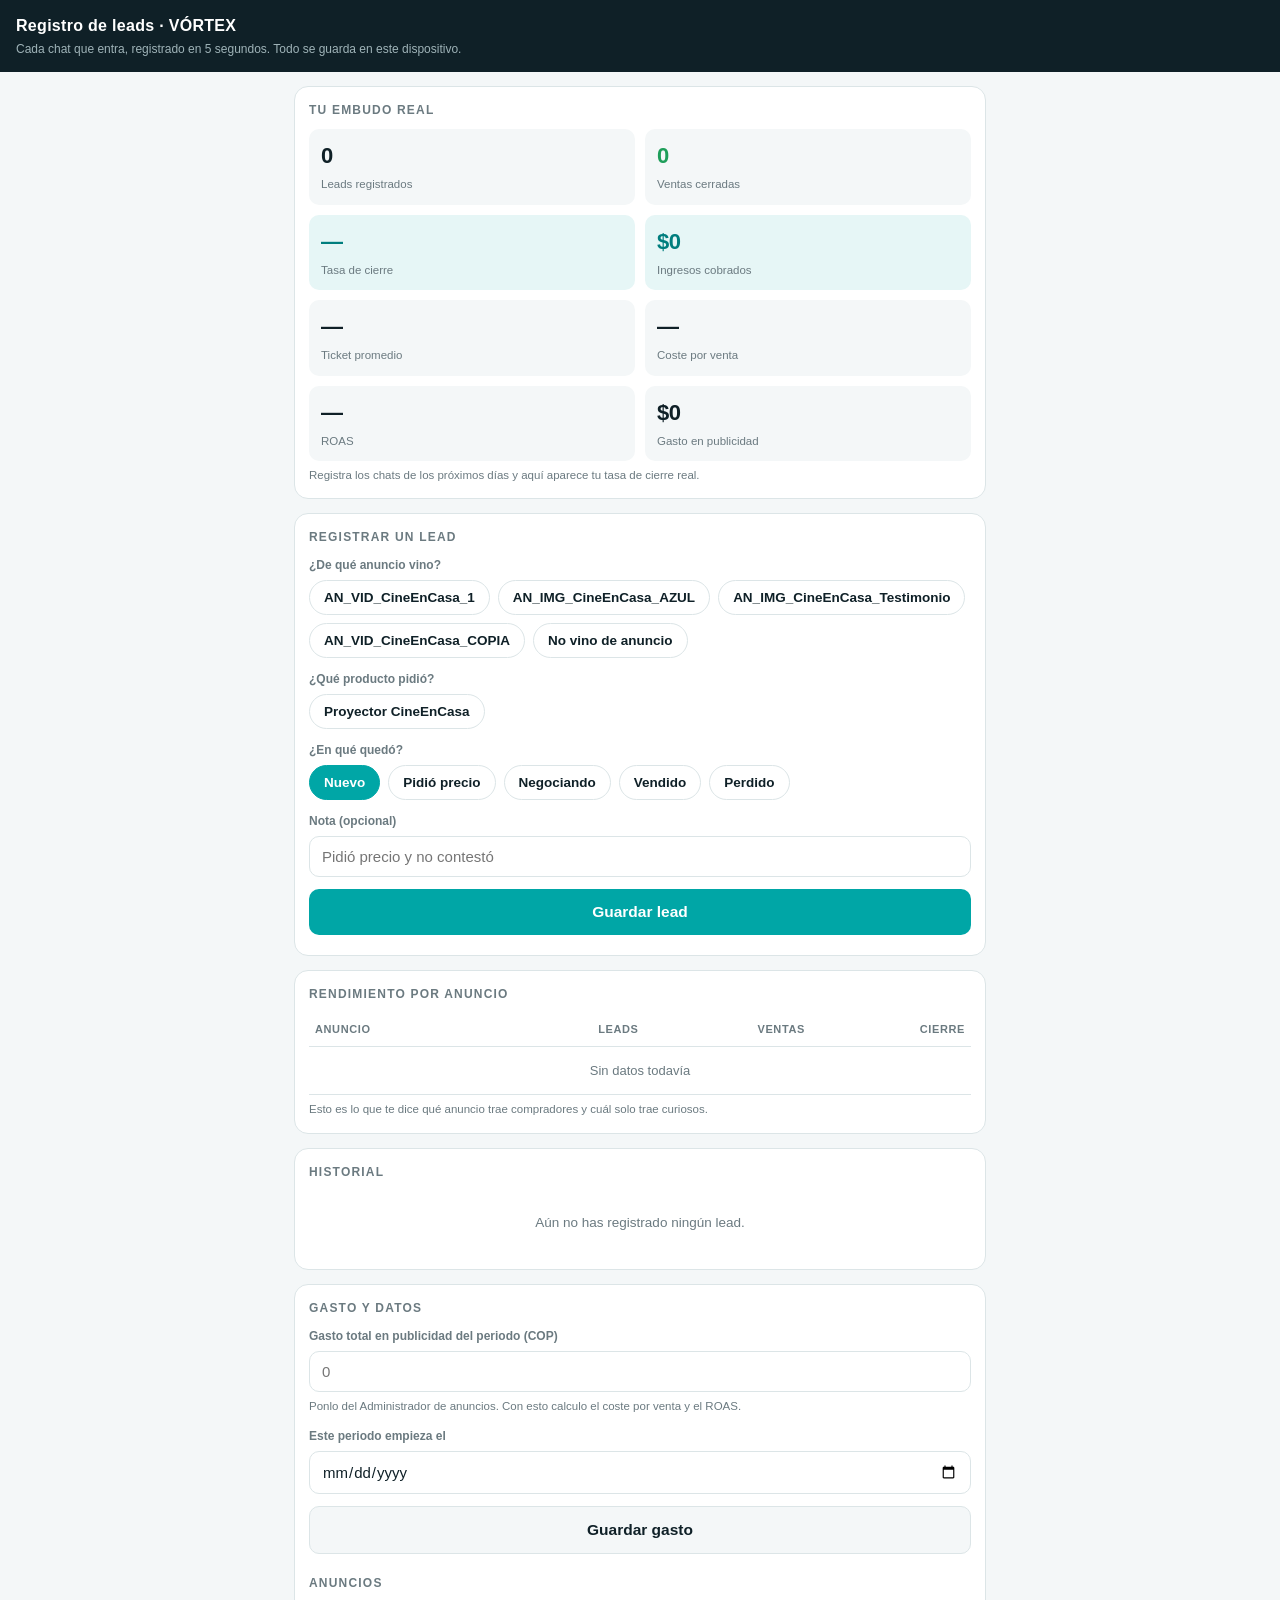
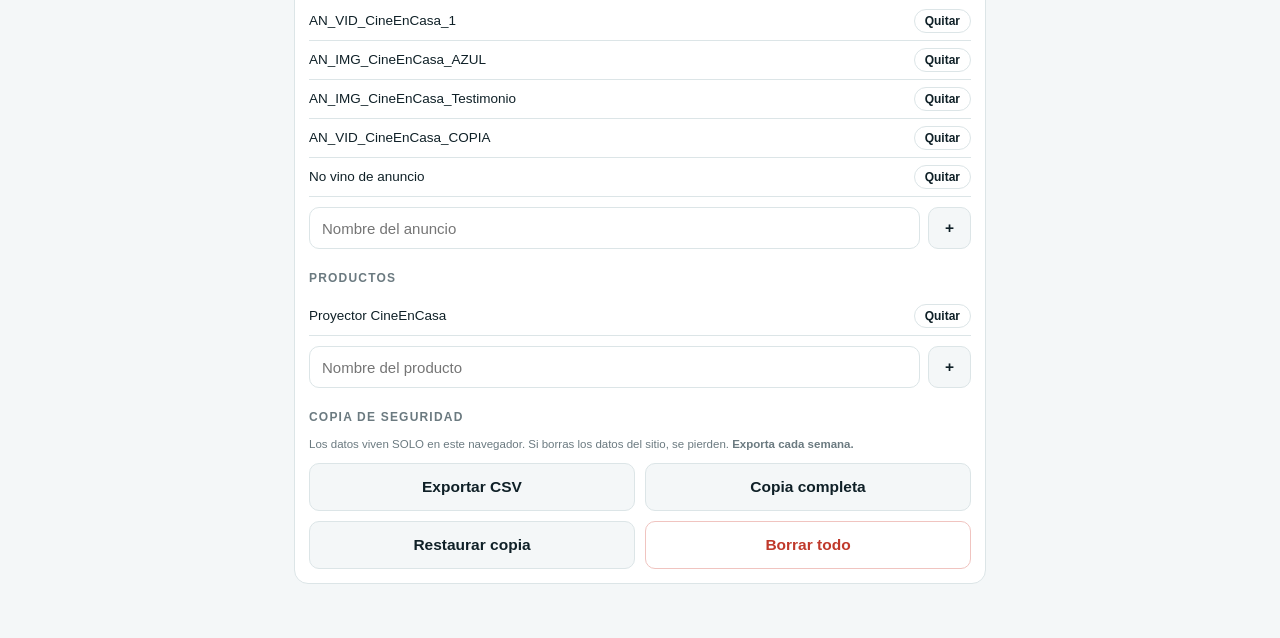
<file: leads/index.html>
<!DOCTYPE html>
<html lang="es-CO">
<head>
<meta charset="UTF-8">
<meta name="viewport" content="width=device-width, initial-scale=1.0, viewport-fit=cover">
<meta name="theme-color" content="#00A6A6">
<meta name="robots" content="noindex, nofollow">
<title>Registro de leads — VÓRTEX</title>
<style>
  :root{
    --teal:#00A6A6; --teal-dark:#007E7E; --ink:#0F2027; --bg:#F4F7F8; --white:#fff;
    --line:#DCE5E7; --mid:#6B7A80; --ok:#1E9E5A; --warn:#D98324; --bad:#C0392B;
    --azul:#3D6F94; --radius:14px;
  }
  *{box-sizing:border-box;margin:0;padding:0}
  html{-webkit-text-size-adjust:100%}
  body{
    font-family:-apple-system,BlinkMacSystemFont,"Segoe UI",Roboto,sans-serif;
    background:var(--bg); color:var(--ink); font-size:15px; line-height:1.5;
    padding-bottom:40px;
  }
  header{
    background:var(--ink); color:#fff; padding:14px 16px calc(14px + env(safe-area-inset-top,0px));
    position:sticky; top:0; z-index:20; padding-top:14px;
  }
  header h1{font-size:16px; font-weight:700; letter-spacing:.3px}
  header p{font-size:12px; color:#9FB3B8; margin-top:2px}
  main{padding:14px; max-width:720px; margin:0 auto; display:grid; gap:14px}

  .card{background:var(--white); border:1px solid var(--line); border-radius:var(--radius); padding:14px}
  .card h2{font-size:12px; text-transform:uppercase; letter-spacing:1.2px; color:var(--mid); margin-bottom:10px; font-weight:700}

  /* --- Estadísticas --- */
  .stats{display:grid; grid-template-columns:repeat(2,1fr); gap:10px}
  .stat{background:var(--bg); border-radius:10px; padding:10px 12px}
  .stat b{display:block; font-size:22px; font-weight:800; letter-spacing:-.5px}
  .stat span{font-size:11.5px; color:var(--mid)}
  .stat.destacada{background:#E6F6F6}
  .stat.destacada b{color:var(--teal-dark)}
  .stat.mala b{color:var(--bad)}
  .stat.buena b{color:var(--ok)}

  /* --- Chips --- */
  .chips{display:flex; flex-wrap:wrap; gap:8px}
  .chip{
    border:1.5px solid var(--line); background:var(--white); color:var(--ink);
    border-radius:99px; padding:9px 14px; font-size:13.5px; font-weight:600;
    cursor:pointer; font-family:inherit; transition:.15s;
  }
  .chip:active{transform:scale(.97)}
  .chip.sel{background:var(--teal); border-color:var(--teal); color:#fff}
  .chip.sel[data-estado="cerrado"]{background:var(--ok); border-color:var(--ok)}
  .chip.sel[data-estado="perdido"]{background:var(--bad); border-color:var(--bad)}
  .chip.sel[data-estado="negociando"]{background:var(--warn); border-color:var(--warn)}
  .chip.sel[data-estado="frio"]{background:var(--azul); border-color:var(--azul)}

  .campo{margin-bottom:12px}
  .campo label{display:block; font-size:12px; color:var(--mid); margin-bottom:6px; font-weight:600}
  input[type=text],input[type=number],input[type=date],textarea,select{
    width:100%; padding:11px 12px; border:1.5px solid var(--line); border-radius:10px;
    font-size:15px; font-family:inherit; background:var(--white); color:var(--ink);
  }
  input:focus,textarea:focus,select:focus{outline:none; border-color:var(--teal)}
  textarea{resize:vertical; min-height:54px}

  .btn{
    width:100%; padding:14px; border:0; border-radius:10px; font-size:15.5px;
    font-weight:700; font-family:inherit; cursor:pointer; background:var(--teal); color:#fff;
  }
  .btn:active{transform:scale(.99)}
  .btn.sec{background:var(--bg); color:var(--ink); border:1.5px solid var(--line)}
  .btn.peligro{background:#fff; color:var(--bad); border:1.5px solid #F0C4C0}
  .fila-botones{display:grid; grid-template-columns:1fr 1fr; gap:10px}

  /* --- Lista de leads --- */
  .lead{
    display:flex; gap:10px; align-items:flex-start; padding:11px 0;
    border-bottom:1px solid var(--line); cursor:pointer;
  }
  .lead:last-child{border-bottom:0}
  .lead .info{flex:1; min-width:0}
  .lead .nom{font-weight:700; font-size:14px}
  .lead .meta{font-size:11.5px; color:var(--mid); margin-top:2px}
  .lead .nota{font-size:12.5px; color:var(--mid); margin-top:3px; font-style:italic}
  .lead .valor{font-weight:800; font-size:14px; white-space:nowrap}
  .badge{
    display:inline-block; font-size:10.5px; font-weight:800; letter-spacing:.4px;
    padding:3px 9px; border-radius:99px; text-transform:uppercase;
  }
  .badge.nuevo{background:#E8EEF1; color:#4A5A60}
  .badge.frio{background:#E4EDF5; color:var(--azul)}
  .badge.negociando{background:#FDF0DF; color:#9C5E14}
  .badge.cerrado{background:#E2F5EA; color:var(--ok)}
  .badge.perdido{background:#FBE9E7; color:var(--bad)}
  .vacio{text-align:center; color:var(--mid); font-size:13.5px; padding:22px 0}

  /* --- Tabla por anuncio --- */
  table{width:100%; border-collapse:collapse; font-size:13px}
  th,td{padding:8px 6px; text-align:right; border-bottom:1px solid var(--line)}
  th:first-child,td:first-child{text-align:left}
  th{font-size:11px; text-transform:uppercase; letter-spacing:.6px; color:var(--mid)}
  tfoot td{font-weight:800; border-bottom:0}

  /* --- Modal --- */
  .modal{
    position:fixed; inset:0; background:rgba(15,32,39,.55); z-index:50;
    display:none; align-items:flex-end; justify-content:center;
  }
  .modal.abierto{display:flex}
  .modal-caja{
    background:var(--white); width:100%; max-width:720px; border-radius:18px 18px 0 0;
    padding:18px 16px calc(18px + env(safe-area-inset-bottom,0px)); max-height:92vh; overflow-y:auto;
  }
  .modal-caja h3{font-size:16px; margin-bottom:14px}

  .aviso{
    background:#FFF8E1; border:1px solid #F0DFA8; border-radius:10px;
    padding:10px 12px; font-size:12.5px; color:#7A5B12;
  }
  .ayuda{font-size:11.5px; color:var(--mid); margin-top:6px}
  .oculto{display:none !important}
  @media (max-width:380px){ .stats{gap:8px} .stat b{font-size:19px} }
</style>
</head>
<body>

<header>
  <h1>Registro de leads · VÓRTEX</h1>
  <p id="sub">Cada chat que entra, registrado en 5 segundos. Todo se guarda en este dispositivo.</p>
</header>

<main>

  <!-- ================= ESTADÍSTICAS ================= -->
  <section class="card">
    <h2>Tu embudo real</h2>
    <div class="stats">
      <div class="stat"><b id="sLeads">0</b><span>Leads registrados</span></div>
      <div class="stat buena"><b id="sCerrados">0</b><span>Ventas cerradas</span></div>
      <div class="stat destacada"><b id="sTasa">—</b><span>Tasa de cierre</span></div>
      <div class="stat destacada"><b id="sIngresos">$0</b><span>Ingresos cobrados</span></div>
      <div class="stat"><b id="sTicket">—</b><span>Ticket promedio</span></div>
      <div class="stat" id="cajaCosto"><b id="sCosto">—</b><span>Coste por venta</span></div>
      <div class="stat" id="cajaRoas"><b id="sRoas">—</b><span>ROAS</span></div>
      <div class="stat"><b id="sGasto">$0</b><span>Gasto en publicidad</span></div>
    </div>
    <p class="ayuda" id="veredicto"></p>
  </section>

  <!-- ================= REGISTRAR LEAD ================= -->
  <section class="card">
    <h2>Registrar un lead</h2>

    <div class="campo">
      <label>¿De qué anuncio vino?</label>
      <div class="chips" id="chipsAnuncio"></div>
    </div>

    <div class="campo">
      <label>¿Qué producto pidió?</label>
      <div class="chips" id="chipsProducto"></div>
    </div>

    <div class="campo">
      <label>¿En qué quedó?</label>
      <div class="chips" id="chipsEstado"></div>
    </div>

    <div class="campo" id="campoValor" style="display:none">
      <label>¿Cuánto pagó? (COP)</label>
      <input type="number" id="inValor" inputmode="numeric" placeholder="259900">
    </div>

    <div class="campo">
      <label>Nota (opcional)</label>
      <input type="text" id="inNota" placeholder="Pidió precio y no contestó">
    </div>

    <button class="btn" id="btnGuardar">Guardar lead</button>
    <p class="ayuda" id="msgGuardar"></p>
  </section>

  <!-- ================= POR ANUNCIO ================= -->
  <section class="card">
    <h2>Rendimiento por anuncio</h2>
    <table id="tablaAnuncios">
      <thead><tr><th>Anuncio</th><th>Leads</th><th>Ventas</th><th>Cierre</th></tr></thead>
      <tbody></tbody>
    </table>
    <p class="ayuda">Esto es lo que te dice qué anuncio trae compradores y cuál solo trae curiosos.</p>
  </section>

  <!-- ================= HISTORIAL ================= -->
  <section class="card">
    <h2>Historial <span id="contadorHist" style="font-weight:400;text-transform:none;letter-spacing:0"></span></h2>
    <div id="listaLeads"><p class="vacio">Aún no has registrado ningún lead.</p></div>
    <button class="btn sec" id="btnVerTodos" style="margin-top:12px">Ver todos</button>
  </section>

  <!-- ================= CONFIGURACIÓN ================= -->
  <section class="card">
    <h2>Gasto y datos</h2>

    <div class="campo">
      <label>Gasto total en publicidad del periodo (COP)</label>
      <input type="number" id="inGasto" inputmode="numeric" placeholder="0">
      <p class="ayuda">Ponlo del Administrador de anuncios. Con esto calculo el coste por venta y el ROAS.</p>
    </div>

    <div class="campo">
      <label>Este periodo empieza el</label>
      <input type="date" id="inDesde">
    </div>

    <button class="btn sec" id="btnGuardarConfig">Guardar gasto</button>

    <h2 style="margin-top:20px">Anuncios</h2>
    <div id="listaAnuncios" style="margin-bottom:10px"></div>
    <div style="display:flex;gap:8px">
      <input type="text" id="inNuevoAnuncio" placeholder="Nombre del anuncio">
      <button class="btn sec" id="btnAddAnuncio" style="width:auto;padding:11px 16px">+</button>
    </div>

    <h2 style="margin-top:20px">Productos</h2>
    <div id="listaProductos" style="margin-bottom:10px"></div>
    <div style="display:flex;gap:8px">
      <input type="text" id="inNuevoProducto" placeholder="Nombre del producto">
      <button class="btn sec" id="btnAddProducto" style="width:auto;padding:11px 16px">+</button>
    </div>

    <h2 style="margin-top:20px">Copia de seguridad</h2>
    <p class="ayuda" style="margin-bottom:10px">
      Los datos viven SOLO en este navegador. Si borras los datos del sitio, se pierden.
      <strong>Exporta cada semana.</strong>
    </p>
    <div class="fila-botones">
      <button class="btn sec" id="btnExportarCsv">Exportar CSV</button>
      <button class="btn sec" id="btnExportarJson">Copia completa</button>
    </div>
    <div class="fila-botones" style="margin-top:10px">
      <button class="btn sec" id="btnImportar">Restaurar copia</button>
      <button class="btn peligro" id="btnBorrarTodo">Borrar todo</button>
    </div>
    <input type="file" id="inArchivo" accept=".json" style="display:none">
  </section>

</main>

<!-- ================= MODAL DE EDICIÓN ================= -->
<div class="modal" id="modal">
  <div class="modal-caja">
    <h3 id="mTitulo">Editar lead</h3>

    <div class="campo">
      <label>Estado</label>
      <div class="chips" id="mChipsEstado"></div>
    </div>

    <div class="campo" id="mCampoValor">
      <label>Valor cobrado (COP)</label>
      <input type="number" id="mValor" inputmode="numeric">
    </div>

    <div class="campo">
      <label>Nota</label>
      <input type="text" id="mNota">
    </div>

    <button class="btn" id="mGuardar">Guardar cambios</button>
    <div class="fila-botones" style="margin-top:10px">
      <button class="btn sec" id="mCerrar">Cerrar</button>
      <button class="btn peligro" id="mBorrar">Eliminar</button>
    </div>
  </div>
</div>

<script>
(function () {
  'use strict';

  var CLAVE = 'vortex_leads_v1';

  var ESTADOS = [
    { id: 'nuevo',      txt: 'Nuevo' },
    { id: 'frio',       txt: 'Pidió precio' },
    { id: 'negociando', txt: 'Negociando' },
    { id: 'cerrado',    txt: 'Vendido' },
    { id: 'perdido',    txt: 'Perdido' }
  ];

  var DEFECTO = {
    anuncios: [
      'AN_VID_CineEnCasa_1',
      'AN_IMG_CineEnCasa_AZUL',
      'AN_IMG_CineEnCasa_Testimonio',
      'AN_VID_CineEnCasa_COPIA',
      'No vino de anuncio'
    ],
    productos: ['Proyector CineEnCasa'],
    leads: [],
    gasto: 0,
    desde: ''
  };

  var estado = cargar();
  var sel = { anuncio: '', producto: '', estado: 'nuevo' };
  var editando = null;
  var verTodos = false;

  var $ = function (id) { return document.getElementById(id); };

  /* ---------------- Persistencia ---------------- */
  function cargar() {
    try {
      var bruto = localStorage.getItem(CLAVE);
      if (!bruto) return JSON.parse(JSON.stringify(DEFECTO));
      var d = JSON.parse(bruto);
      return {
        anuncios: d.anuncios && d.anuncios.length ? d.anuncios : DEFECTO.anuncios.slice(),
        productos: d.productos && d.productos.length ? d.productos : DEFECTO.productos.slice(),
        leads: Array.isArray(d.leads) ? d.leads : [],
        gasto: Number(d.gasto) || 0,
        desde: d.desde || ''
      };
    } catch (e) {
      return JSON.parse(JSON.stringify(DEFECTO));
    }
  }
  function guardar() {
    try { localStorage.setItem(CLAVE, JSON.stringify(estado)); }
    catch (e) { alert('No se pudo guardar. Puede que el navegador esté sin espacio.'); }
  }

  /* ---------------- Utilidades ---------------- */
  function cop(n) {
    if (n === null || n === undefined || n === '' || isNaN(n)) return '—';
    return '$' + Number(n).toLocaleString('es-CO');
  }
  function fechaCorta(iso) {
    var d = new Date(iso);
    return d.toLocaleDateString('es-CO', { day: '2-digit', month: 'short' }) + ' ' +
           d.toLocaleTimeString('es-CO', { hour: '2-digit', minute: '2-digit' });
  }
  function etiquetaEstado(id) {
    for (var i = 0; i < ESTADOS.length; i++) if (ESTADOS[i].id === id) return ESTADOS[i].txt;
    return id;
  }
  function escapar(s) {
    return String(s === null || s === undefined ? '' : s)
      .replace(/&/g, '&amp;').replace(/</g, '&lt;').replace(/>/g, '&gt;').replace(/"/g, '&quot;');
  }

  /* ---------------- Chips ---------------- */
  function pintarChips(contenedor, lista, campo, seleccionado) {
    contenedor.innerHTML = lista.map(function (valor) {
      var esEst = ESTADOS.some(function (e) { return e.id === valor; });
      var texto = esEst ? etiquetaEstado(valor) : valor;
      var activo = (seleccionado === valor) ? ' sel' : '';
      var attr = esEst ? ' data-estado="' + escapar(valor) + '"' : '';
      return '<button type="button" class="chip' + activo + '"' + attr +
             ' data-campo="' + campo + '" data-valor="' + escapar(valor) + '">' +
             escapar(texto) + '</button>';
    }).join('');
  }

  document.addEventListener('click', function (e) {
    var chip = e.target.closest ? e.target.closest('.chip[data-campo]') : null;
    if (!chip) return;
    var campo = chip.getAttribute('data-campo');
    var valor = chip.getAttribute('data-valor');
    if (campo === 'anuncio' || campo === 'producto' || campo === 'estado') {
      sel[campo] = (sel[campo] === valor) ? '' : valor;
      pintarFormulario();
    } else if (campo === 'meditando') {
      if (!editando) return;
      editando.estado = (editando.estado === valor) ? '' : valor;
      pintarModal();
    }
  });

  /* ---------------- Formulario ---------------- */
  function pintarFormulario() {
    pintarChips($('chipsAnuncio'), estado.anuncios, 'anuncio', sel.anuncio);
    pintarChips($('chipsProducto'), estado.productos, 'producto', sel.producto);
    pintarChips($('chipsEstado'), ESTADOS.map(function (e) { return e.id; }), 'estado', sel.estado);
    $('campoValor').style.display = (sel.estado === 'cerrado') ? 'block' : 'none';
  }

  $('btnGuardar').addEventListener('click', function () {
    if (!sel.anuncio) { aviso('Dime de qué anuncio vino (o elige "No vino de anuncio").'); return; }
    var valor = sel.estado === 'cerrado' ? Number($('inValor').value) || 0 : 0;
    estado.leads.unshift({
      id: Date.now() + '-' + Math.random().toString(36).slice(2, 7),
      fecha: new Date().toISOString(),
      anuncio: sel.anuncio,
      producto: sel.producto || '(sin especificar)',
      estado: sel.estado,
      valor: valor,
      nota: $('inNota').value.trim()
    });
    guardar();
    sel.anuncio = ''; sel.producto = ''; sel.estado = 'nuevo';
    $('inValor').value = ''; $('inNota').value = '';
    pintarFormulario();
    pintarTodo();
    aviso('Lead guardado. ' + estado.leads.length + ' en total.');
  });

  function aviso(t) {
    $('msgGuardar').textContent = t;
    setTimeout(function () { $('msgGuardar').textContent = ''; }, 4000);
  }

  /* ---------------- Estadísticas ---------------- */
  function calcular() {
    var total = estado.leads.length;
    var cerrados = estado.leads.filter(function (l) { return l.estado === 'cerrado'; });
    var ingresos = cerrados.reduce(function (a, l) { return a + (Number(l.valor) || 0); }, 0);
    var tasa = total ? (cerrados.length / total) * 100 : null;
    var ticket = cerrados.length ? ingresos / cerrados.length : null;
    var gasto = Number(estado.gasto) || 0;
    var costo = (cerrados.length && gasto) ? gasto / cerrados.length : null;
    var roas = (gasto && ingresos) ? ingresos / gasto : null;
    return { total: total, cerrados: cerrados.length, ingresos: ingresos,
             tasa: tasa, ticket: ticket, gasto: gasto, costo: costo, roas: roas };
  }

  function pintarEstadisticas() {
    var m = calcular();
    $('sLeads').textContent = m.total;
    $('sCerrados').textContent = m.cerrados;
    $('sTasa').textContent = m.tasa === null ? '—' : m.tasa.toFixed(1) + '%';
    $('sIngresos').textContent = cop(m.ingresos);
    $('sTicket').textContent = m.ticket === null ? '—' : cop(Math.round(m.ticket));
    $('sGasto').textContent = cop(m.gasto);
    $('sCosto').textContent = m.costo === null ? '—' : cop(Math.round(m.costo));
    $('sRoas').textContent = m.roas === null ? '—' : m.roas.toFixed(2) + 'x';

    $('cajaCosto').className = 'stat' + (m.costo !== null ? (m.costo > 30000 ? ' mala' : ' buena') : '');
    $('cajaRoas').className = 'stat' + (m.roas !== null ? (m.roas >= 1 ? ' buena' : ' mala') : '');

    var v = '';
    if (m.total === 0) {
      v = 'Registra los chats de los próximos días y aquí aparece tu tasa de cierre real.';
    } else if (m.total < 20) {
      v = 'Con ' + m.total + ' leads todavía es una muestra pequeña. Sigue registrando: con 30 o 40 ya se puede decidir.';
    } else if (m.gasto === 0) {
      v = 'Ya tienes muestra. Ahora pon el gasto en publicidad abajo para ver el coste por venta y el ROAS.';
    } else if (m.roas !== null && m.roas < 1) {
      v = 'Estás por debajo de 1x: la publicidad cuesta más de lo que ingresa. No escales todavía.';
    } else {
      v = 'Vas por encima de 1x. Si esto aguanta varios días, es momento de escalar el presupuesto un 20%.';
    }
    $('veredicto').textContent = v;
  }

  function pintarTablaAnuncios() {
    var mapa = {};
    estado.anuncios.forEach(function (a) { mapa[a] = { leads: 0, ventas: 0 }; });
    estado.leads.forEach(function (l) {
      if (!mapa[l.anuncio]) mapa[l.anuncio] = { leads: 0, ventas: 0 };
      mapa[l.anuncio].leads++;
      if (l.estado === 'cerrado') mapa[l.anuncio].ventas++;
    });
    var filas = Object.keys(mapa).map(function (a) {
      var d = mapa[a];
      return { anuncio: a, leads: d.leads, ventas: d.ventas, tasa: d.leads ? (d.ventas / d.leads) * 100 : 0 };
    }).filter(function (f) { return f.leads > 0; }).sort(function (x, y) { return y.leads - x.leads; });

    var cuerpo = $('tablaAnuncios').querySelector('tbody');
    var pie = $('tablaAnuncios').querySelector('tfoot');
    if (!pie) { pie = document.createElement('tfoot'); $('tablaAnuncios').appendChild(pie); }

    if (!filas.length) {
      cuerpo.innerHTML = '<tr><td colspan="4" style="text-align:center;color:#6B7A80;padding:14px">Sin datos todavía</td></tr>';
      pie.innerHTML = '';
      return;
    }
    cuerpo.innerHTML = filas.map(function (f) {
      return '<tr><td>' + escapar(f.anuncio) + '</td><td>' + f.leads + '</td><td>' + f.ventas +
             '</td><td>' + f.tasa.toFixed(0) + '%</td></tr>';
    }).join('');
    var tL = filas.reduce(function (a, f) { return a + f.leads; }, 0);
    var tV = filas.reduce(function (a, f) { return a + f.ventas; }, 0);
    pie.innerHTML = '<tr><td>Total</td><td>' + tL + '</td><td>' + tV + '</td><td>' +
                    (tL ? ((tV / tL) * 100).toFixed(0) : 0) + '%</td></tr>';
  }

  /* ---------------- Historial ---------------- */
  function pintarLista() {
    var cont = $('listaLeads');
    $('contadorHist').textContent = estado.leads.length ? '(' + estado.leads.length + ')' : '';
    if (!estado.leads.length) {
      cont.innerHTML = '<p class="vacio">Aún no has registrado ningún lead.</p>';
      $('btnVerTodos').classList.add('oculto');
      return;
    }
    var ver = verTodos ? estado.leads : estado.leads.slice(0, 8);
    cont.innerHTML = ver.map(function (l) {
      return '<div class="lead" data-id="' + l.id + '">' +
        '<div class="info">' +
          '<div class="nom">' + escapar(l.producto) + '</div>' +
          '<div class="meta"><span class="badge ' + l.estado + '">' + etiquetaEstado(l.estado) +
            '</span> · ' + escapar(l.anuncio) + ' · ' + fechaCorta(l.fecha) + '</div>' +
          (l.nota ? '<div class="nota">' + escapar(l.nota) + '</div>' : '') +
        '</div>' +
        (l.estado === 'cerrado' ? '<div class="valor">' + cop(l.valor) + '</div>' : '') +
      '</div>';
    }).join('');
    $('btnVerTodos').classList.toggle('oculto', estado.leads.length <= 8);
    $('btnVerTodos').textContent = verTodos ? 'Ver solo los últimos' : 'Ver todos (' + estado.leads.length + ')';
  }

  $('btnVerTodos').addEventListener('click', function () { verTodos = !verTodos; pintarLista(); });

  $('listaLeads').addEventListener('click', function (e) {
    var fila = e.target.closest ? e.target.closest('.lead') : null;
    if (!fila) return;
    var id = fila.getAttribute('data-id');
    for (var i = 0; i < estado.leads.length; i++) {
      if (estado.leads[i].id === id) { abrirModal(JSON.parse(JSON.stringify(estado.leads[i]))); return; }
    }
  });

  /* ---------------- Modal ---------------- */
  function abrirModal(copia) {
    editando = copia;
    pintarModal();
    $('modal').classList.add('abierto');
  }
  function pintarModal() {
    $('mTitulo').textContent = editando.producto + ' · ' + editando.anuncio;
    pintarChips($('mChipsEstado'), ESTADOS.map(function (e) { return e.id; }), 'meditando', editando.estado);
    $('mCampoValor').style.display = (editando.estado === 'cerrado') ? 'block' : 'none';
    $('mValor').value = editando.valor || '';
    $('mNota').value = editando.nota || '';
  }
  $('mCerrar').addEventListener('click', function () { $('modal').classList.remove('abierto'); editando = null; });
  $('modal').addEventListener('click', function (e) {
    if (e.target === $('modal')) { $('modal').classList.remove('abierto'); editando = null; }
  });
  $('mGuardar').addEventListener('click', function () {
    if (!editando) return;
    for (var i = 0; i < estado.leads.length; i++) {
      if (estado.leads[i].id === editando.id) {
        estado.leads[i].estado = editando.estado;
        estado.leads[i].valor = editando.estado === 'cerrado' ? (Number($('mValor').value) || 0) : 0;
        estado.leads[i].nota = $('mNota').value.trim();
        break;
      }
    }
    guardar(); pintarTodo();
    $('modal').classList.remove('abierto'); editando = null;
  });
  $('mBorrar').addEventListener('click', function () {
    if (!editando || !confirm('¿Eliminar este lead?')) return;
    estado.leads = estado.leads.filter(function (l) { return l.id !== editando.id; });
    guardar(); pintarTodo();
    $('modal').classList.remove('abierto'); editando = null;
  });

  /* ---------------- Configuración ---------------- */
  function pintarListas() {
    function bloque(items, campo) {
      if (!items.length) return '<p class="ayuda">Ninguno.</p>';
      return items.map(function (v, i) {
        return '<div style="display:flex;justify-content:space-between;align-items:center;' +
               'padding:7px 0;border-bottom:1px solid #DCE5E7;font-size:13.5px">' +
               '<span>' + escapar(v) + '</span>' +
               '<button type="button" class="chip" data-quitar="' + campo + '" data-indice="' + i +
               '" style="padding:4px 10px;font-size:12px">Quitar</button></div>';
      }).join('');
    }
    $('listaAnuncios').innerHTML = bloque(estado.anuncios, 'anuncios');
    $('listaProductos').innerHTML = bloque(estado.productos, 'productos');
  }
  document.addEventListener('click', function (e) {
    var b = e.target.closest ? e.target.closest('[data-quitar]') : null;
    if (!b) return;
    var campo = b.getAttribute('data-quitar');
    var i = Number(b.getAttribute('data-indice'));
    estado[campo].splice(i, 1);
    guardar(); pintarListas(); pintarFormulario();
  });
  $('btnAddAnuncio').addEventListener('click', function () {
    var v = $('inNuevoAnuncio').value.trim();
    if (!v) return;
    estado.anuncios.push(v); $('inNuevoAnuncio').value = '';
    guardar(); pintarListas(); pintarFormulario();
  });
  $('btnAddProducto').addEventListener('click', function () {
    var v = $('inNuevoProducto').value.trim();
    if (!v) return;
    estado.productos.push(v); $('inNuevoProducto').value = '';
    guardar(); pintarListas(); pintarFormulario();
  });
  $('btnGuardarConfig').addEventListener('click', function () {
    estado.gasto = Number($('inGasto').value) || 0;
    estado.desde = $('inDesde').value || '';
    guardar(); pintarEstadisticas();
    aviso('Gasto guardado.');
    $('msgGuardar').textContent = 'Gasto del periodo guardado: ' + cop(estado.gasto);
    setTimeout(function () { $('msgGuardar').textContent = ''; }, 4000);
  });

  /* ---------------- Exportar / importar ---------------- */
  function descargar(nombre, contenido, tipo) {
    var blob = new Blob([contenido], { type: tipo });
    var url = URL.createObjectURL(blob);
    var a = document.createElement('a');
    a.href = url; a.download = nombre; document.body.appendChild(a); a.click();
    document.body.removeChild(a);
    setTimeout(function () { URL.revokeObjectURL(url); }, 2000);
  }
  function hoyISO() { return new Date().toISOString().slice(0, 10); }

  $('btnExportarCsv').addEventListener('click', function () {
    if (!estado.leads.length) { alert('Todavía no hay leads que exportar.'); return; }
    var esc = function (s) { return '"' + String(s === null || s === undefined ? '' : s).replace(/"/g, '""') + '"'; };
    var lineas = ['Fecha,Anuncio,Producto,Estado,Valor,Nota'];
    estado.leads.forEach(function (l) {
      lineas.push([l.fecha, l.anuncio, l.producto, etiquetaEstado(l.estado), l.valor || 0, l.nota || '']
        .map(esc).join(','));
    });
    descargar('vortex-leads-' + hoyISO() + '.csv', '\uFEFF' + lineas.join('\r\n'), 'text/csv;charset=utf-8');
  });

  $('btnExportarJson').addEventListener('click', function () {
    descargar('vortex-leads-copia-' + hoyISO() + '.json', JSON.stringify(estado, null, 2), 'application/json');
  });

  $('btnImportar').addEventListener('click', function () { $('inArchivo').click(); });
  $('inArchivo').addEventListener('change', function (e) {
    var f = e.target.files && e.target.files[0];
    if (!f) return;
    var lector = new FileReader();
    lector.onload = function () {
      try {
        var d = JSON.parse(lector.result);
        if (!d.leads) throw new Error('sin leads');
        if (!confirm('Se reemplazarán tus datos actuales por los de la copia. ¿Continuar?')) return;
        estado = {
          anuncios: d.anuncios && d.anuncios.length ? d.anuncios : DEFECTO.anuncios.slice(),
          productos: d.productos && d.productos.length ? d.productos : DEFECTO.productos.slice(),
          leads: d.leads,
          gasto: Number(d.gasto) || 0,
          desde: d.desde || ''
        };
        guardar(); pintarTodo(); pintarListas();
        alert('Copia restaurada: ' + estado.leads.length + ' leads.');
      } catch (err) {
        alert('Ese archivo no es una copia válida de esta herramienta.');
      }
    };
    lector.readAsText(f);
    e.target.value = '';
  });

  $('btnBorrarTodo').addEventListener('click', function () {
    if (!confirm('Esto borra TODOS los leads de este dispositivo. ¿Seguro?')) return;
    if (!confirm('Última confirmación: no se puede deshacer. ¿Borrar todo?')) return;
    estado = JSON.parse(JSON.stringify(DEFECTO));
    guardar(); pintarTodo(); pintarListas();
  });

  /* ---------------- Arranque ---------------- */
  function pintarTodo() {
    pintarEstadisticas();
    pintarTablaAnuncios();
    pintarLista();
  }

  function iniciar() {
    pintarFormulario();
    pintarListas();
    pintarTodo();
    $('inGasto').value = estado.gasto || '';
    $('inDesde').value = estado.desde || '';
  }
  iniciar();
})();
</script>
</body>
</html>
</file>
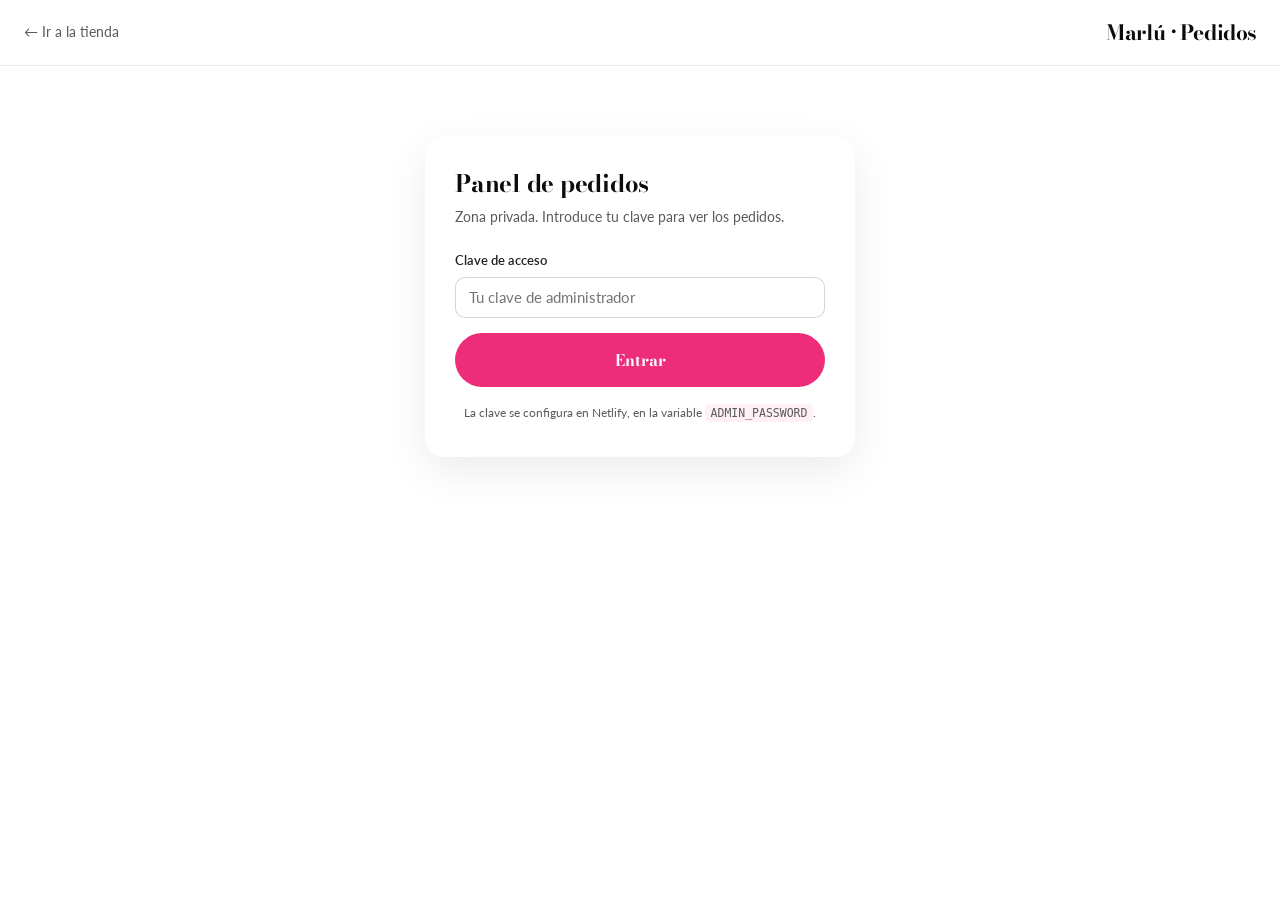
<file: admin.html>
<!DOCTYPE html>
<html lang="es">
<head>
<meta charset="UTF-8">
<meta name="viewport" content="width=device-width, initial-scale=1">
<meta name="robots" content="noindex, nofollow">
<title>Pedidos — Marlú</title>
<link rel="preconnect" href="https://fonts.googleapis.com">
<link rel="preconnect" href="https://fonts.gstatic.com" crossorigin>
<link href="https://fonts.googleapis.com/css2?family=Bodoni+Moda:ital,opsz,wght@0,6..96,400..900;1,6..96,400..900&family=Lato:wght@100..900&display=swap" rel="stylesheet">
<link rel="stylesheet" href="css/style.css">
</head>
<script src="js/config.js"></script>
<body data-pagina="admin">

<header class="checkout-top">
  <div class="container checkout-top-inner">
    <a href="index.html" class="checkout-volver">&larr; Ir a la tienda</a>
    <span class="checkout-marca">Marlú · Pedidos</span>
  </div>
</header>

<main class="section admin-pagina">
  <div class="container">

    <!-- ============ ACCESO ============ -->
    <div id="acceso" class="admin-caja">
      <h1>Panel de pedidos</h1>
      <p class="admin-sub">Zona privada. Introduce tu clave para ver los pedidos.</p>
      <form id="formClave" class="admin-form">
        <label class="campo">
          <span>Clave de acceso</span>
          <input type="password" id="clave" autocomplete="current-password" required placeholder="Tu clave de administrador">
        </label>
        <div class="checkout-error" id="accesoError" hidden></div>
        <button type="submit" class="btn-pill checkout-pagar" id="btnEntrar">Entrar</button>
      </form>
      <p class="admin-nota">La clave se configura en Netlify, en la variable <code>ADMIN_PASSWORD</code>.</p>
    </div>

    <!-- ============ PANEL ============ -->
    <div id="panel" hidden>
      <div class="admin-cabecera">
        <h1>Pedidos pagados</h1>
        <div class="admin-acciones">
          <label class="admin-selector">
            Periodo
            <select id="dias">
              <option value="7">Últimos 7 días</option>
              <option value="30">Últimos 30 días</option>
              <option value="90" selected>Últimos 90 días</option>
              <option value="365">Último año</option>
            </select>
          </label>
          <button type="button" class="btn-pill btn-small" id="btnRefrescar">Actualizar</button>
          <button type="button" class="btn-pill btn-small" id="btnCsv">Exportar CSV para Dropi</button>
          <button type="button" class="btn-pill btn-small btn-secundario" id="btnSalir">Salir</button>
        </div>
      </div>

      <div class="admin-resumen" id="resumen"></div>

      <div class="admin-filtros" id="filtros">
        <button type="button" class="pill active" data-estado="all">Todos</button>
        <button type="button" class="pill" data-estado="approved">Aprobados</button>
        <button type="button" class="pill" data-estado="pending">Pendientes</button>
        <button type="button" class="pill" data-estado="rejected">Rechazados</button>
      </div>

      <div class="admin-tabla-caja">
        <table class="admin-tabla" id="tabla">
          <thead>
            <tr>
              <th>Fecha</th><th>Estado</th><th>Cliente</th><th>Teléfono</th>
              <th>Documento</th><th>Dirección</th><th>Ciudad</th><th>Productos</th><th>Total</th>
            </tr>
          </thead>
          <tbody id="cuerpo"></tbody>
        </table>
        <p class="admin-vacio" id="vacio" hidden>No hay pedidos en este periodo.</p>
      </div>
    </div>

  </div>
</main>

<script>
(function () {
  'use strict';

  var CLAVE_SESION = 'beauten_admin_clave';
  var pedidos = [];
  var filtro = 'all';

  var $ = function (id) { return document.getElementById(id); };

  function cop(n) { return '$' + Number(n || 0).toLocaleString('es-CO'); }

  function esc(s) {
    return String(s == null ? '' : s).replace(/[&<>"]/g, function (c) {
      return { '&': '&amp;', '<': '&lt;', '>': '&gt;', '"': '&quot;' }[c];
    });
  }

  function fechaBonita(f) {
    if (!f) return '—';
    var d = new Date(f);
    if (isNaN(d.getTime())) return esc(f);
    return d.toLocaleDateString('es-CO', { day: '2-digit', month: 'short' }) + ' ' +
           d.toLocaleTimeString('es-CO', { hour: '2-digit', minute: '2-digit' });
  }

  var ETIQUETA = {
    approved: { txt: 'Aprobado', cls: 'ok' },
    pending: { txt: 'Pendiente', cls: 'warn' },
    in_process: { txt: 'En proceso', cls: 'warn' },
    authorized: { txt: 'Autorizado', cls: 'warn' },
    rejected: { txt: 'Rechazado', cls: 'error' },
    cancelled: { txt: 'Cancelado', cls: 'error' },
    refunded: { txt: 'Devuelto', cls: 'error' }
  };

  function pintarResumen(r) {
    var el = $('resumen');
    if (!r) { el.innerHTML = ''; return; }
    el.innerHTML =
      tarjeta('Pedidos', r.total_pedidos, '') +
      tarjeta('Aprobados', r.aprobados, 'ok') +
      tarjeta('Pendientes', r.pendientes, 'warn') +
      tarjeta('Rechazados', r.rechazados, 'error') +
      tarjeta('Recaudado', cop(r.recaudado), 'ok') +
      (r.otros_cobros_ignorados > 0
        ? tarjeta('Otros cobros ignorados', r.otros_cobros_ignorados, '')
        : '');
  }

  function tarjeta(titulo, valor, clase) {
    return '<div class="admin-tarjeta ' + clase + '"><span>' + esc(titulo) + '</span><strong>' + esc(valor) + '</strong></div>';
  }

  function pintarTabla() {
    var visibles = pedidos.filter(function (p) {
      if (filtro === 'all') return true;
      if (filtro === 'pending') return p.estado === 'pending' || p.estado === 'in_process' || p.estado === 'authorized';
      return p.estado === filtro;
    });

    $('vacio').hidden = visibles.length > 0;

    $('cuerpo').innerHTML = visibles.map(function (p) {
      var e = ETIQUETA[p.estado] || { txt: p.estado, cls: '' };
      return '<tr>' +
        '<td>' + fechaBonita(p.fecha) + '</td>' +
        '<td><span class="estado-chip ' + e.cls + '">' + esc(e.txt) + '</span></td>' +
        '<td>' + esc(p.cliente) + '</td>' +
        '<td>' + esc(p.telefono) + '</td>' +
        '<td>' + esc(p.documento) + '</td>' +
        '<td>' + esc(p.direccion) + '</td>' +
        '<td>' + esc(p.ciudad) + (p.departamento ? ', ' + esc(p.departamento) : '') + '</td>' +
        '<td class="admin-prod">' + esc(p.items_detalle || '—') + '</td>' +
        '<td><strong>' + cop(p.monto) + '</strong></td>' +
      '</tr>';
    }).join('');
  }

  /* ---------- Exportación CSV formato oficial Dropi ---------- */
  var CSV_HEADERS = [
    'NOMBRES', 'APELLIDOS', 'DIRECCIÓN Y BARRIO', 'DEPARTAMENTO', 'CIUDAD',
    'TELÉFONO', 'ID DE PRODUCTO', 'CANTIDAD', 'PRECIO TOTAL (SIN PUNTOS NI COMAS)',
    'CON RECAUDO', 'NOTA', 'EMAIL (OPCIONAL)', 'ID DE VARIABLE (OPCIONAL)',
    'CODIGO POSTAL (OPCIONAL)', 'TRANSPORTADORA (OPCIONAL)', 'CEDULA (OPCIONAL)',
    'COLONIA (OBLIGATORIO SOLO PARA QUIKEN)', 'SEGURO (SOLO APLICA PARA ENVIA)'
  ];

  function csvEscape(v) {
    var s = v == null ? '' : String(v);
    return /[",;\n]/.test(s) ? '"' + s.replace(/"/g, '""') + '"' : s;
  }

  function partirNombre(nombre) {
    var partes = String(nombre || '').trim().split(/\s+/);
    if (partes.length === 1) return { nombres: partes[0] || '', apellidos: '' };
    return { nombres: partes[0], apellidos: partes.slice(1).join(' ') };
  }

  $('btnCsv').addEventListener('click', function () {
    var aprobados = pedidos.filter(function (p) { return p.estado === 'approved'; });
    if (!aprobados.length) {
      alert('No hay pedidos APROBADOS en este periodo. Solo se exportan los pagados.');
      return;
    }
    var filas = aprobados.map(function (p) {
      var n = partirNombre(p.cliente);
      return [
        n.nombres, n.apellidos, p.direccion, p.departamento, p.ciudad,
        p.telefono, p.item_id || '', p.item_cantidad || 1,
        String(Math.round(Number(p.monto) || 0)),
        '0',
        (p.items_detalle || '') + (p.notas ? ' | ' + p.notas : ''),
        p.email || '', '', '', '', p.documento || '', '', ''
      ].map(csvEscape).join(';');
    });
    var contenido = '\uFEFF' + CSV_HEADERS.join(';') + '\n' + filas.join('\n');
    var blob = new Blob([contenido], { type: 'text/csv;charset=utf-8;' });
    var url = URL.createObjectURL(blob);
    var a = document.createElement('a');
    a.href = url;
    a.download = 'pedidos-beauten-dropi-' + new Date().toISOString().slice(0, 10) + '.csv';
    document.body.appendChild(a);
    a.click();
    document.body.removeChild(a);
    URL.revokeObjectURL(url);
  });

  /* ---------- Carga de datos ---------- */
  function cargar(clave) {
    var dias = $('dias').value;
    return fetch(beautenUrl('/api/admin-pedidos?dias=' + encodeURIComponent(dias)), {
      headers: { 'x-admin-clave': clave }
    }).then(function (r) {
      return r.json().then(function (d) { return { ok: r.ok, status: r.status, d: d }; });
    });
  }

  function entrar(clave) {
    $('btnEntrar').disabled = true;
    $('btnEntrar').textContent = 'Comprobando…';
    $('accesoError').hidden = true;

    cargar(clave).then(function (res) {
      $('btnEntrar').disabled = false;
      $('btnEntrar').textContent = 'Entrar';

      if (!res.ok) {
        $('accesoError').textContent = (res.d && res.d.error) || 'No se pudo entrar.';
        $('accesoError').hidden = false;
        return;
      }

      try { sessionStorage.setItem(CLAVE_SESION, clave); } catch (e) {}
      pedidos = (res.d.pedidos || []).map(function (p) { return p; });
      pintarResumen(res.d.resumen);
      pintarTabla();
      $('acceso').hidden = true;
      $('panel').hidden = false;
    }).catch(function () {
      $('btnEntrar').disabled = false;
      $('btnEntrar').textContent = 'Entrar';
      $('accesoError').textContent = 'No pudimos conectar. Revisa tu conexión.';
      $('accesoError').hidden = false;
    });
  }

  $('formClave').addEventListener('submit', function (e) {
    e.preventDefault();
    entrar($('clave').value);
  });

  $('btnRefrescar').addEventListener('click', function () {
    var clave = sessionStorage.getItem(CLAVE_SESION);
    if (clave) entrar(clave);
  });

  $('dias').addEventListener('change', function () {
    var clave = sessionStorage.getItem(CLAVE_SESION);
    if (clave) entrar(clave);
  });

  $('filtros').addEventListener('click', function (e) {
    var b = e.target.closest('.pill');
    if (!b) return;
    filtro = b.dataset.estado;
    $('filtros').querySelectorAll('.pill').forEach(function (p) { p.classList.remove('active'); });
    b.classList.add('active');
    pintarTabla();
  });

  $('btnSalir').addEventListener('click', function () {
    try { sessionStorage.removeItem(CLAVE_SESION); } catch (e) {}
    pedidos = [];
    $('panel').hidden = true;
    $('acceso').hidden = false;
    $('clave').value = '';
  });

  /* Si ya había sesión, entra solo */
  var guardada = null;
  try { guardada = sessionStorage.getItem(CLAVE_SESION); } catch (e) {}
  if (guardada) entrar(guardada);
})();
</script>
</body>
</html>
</file>
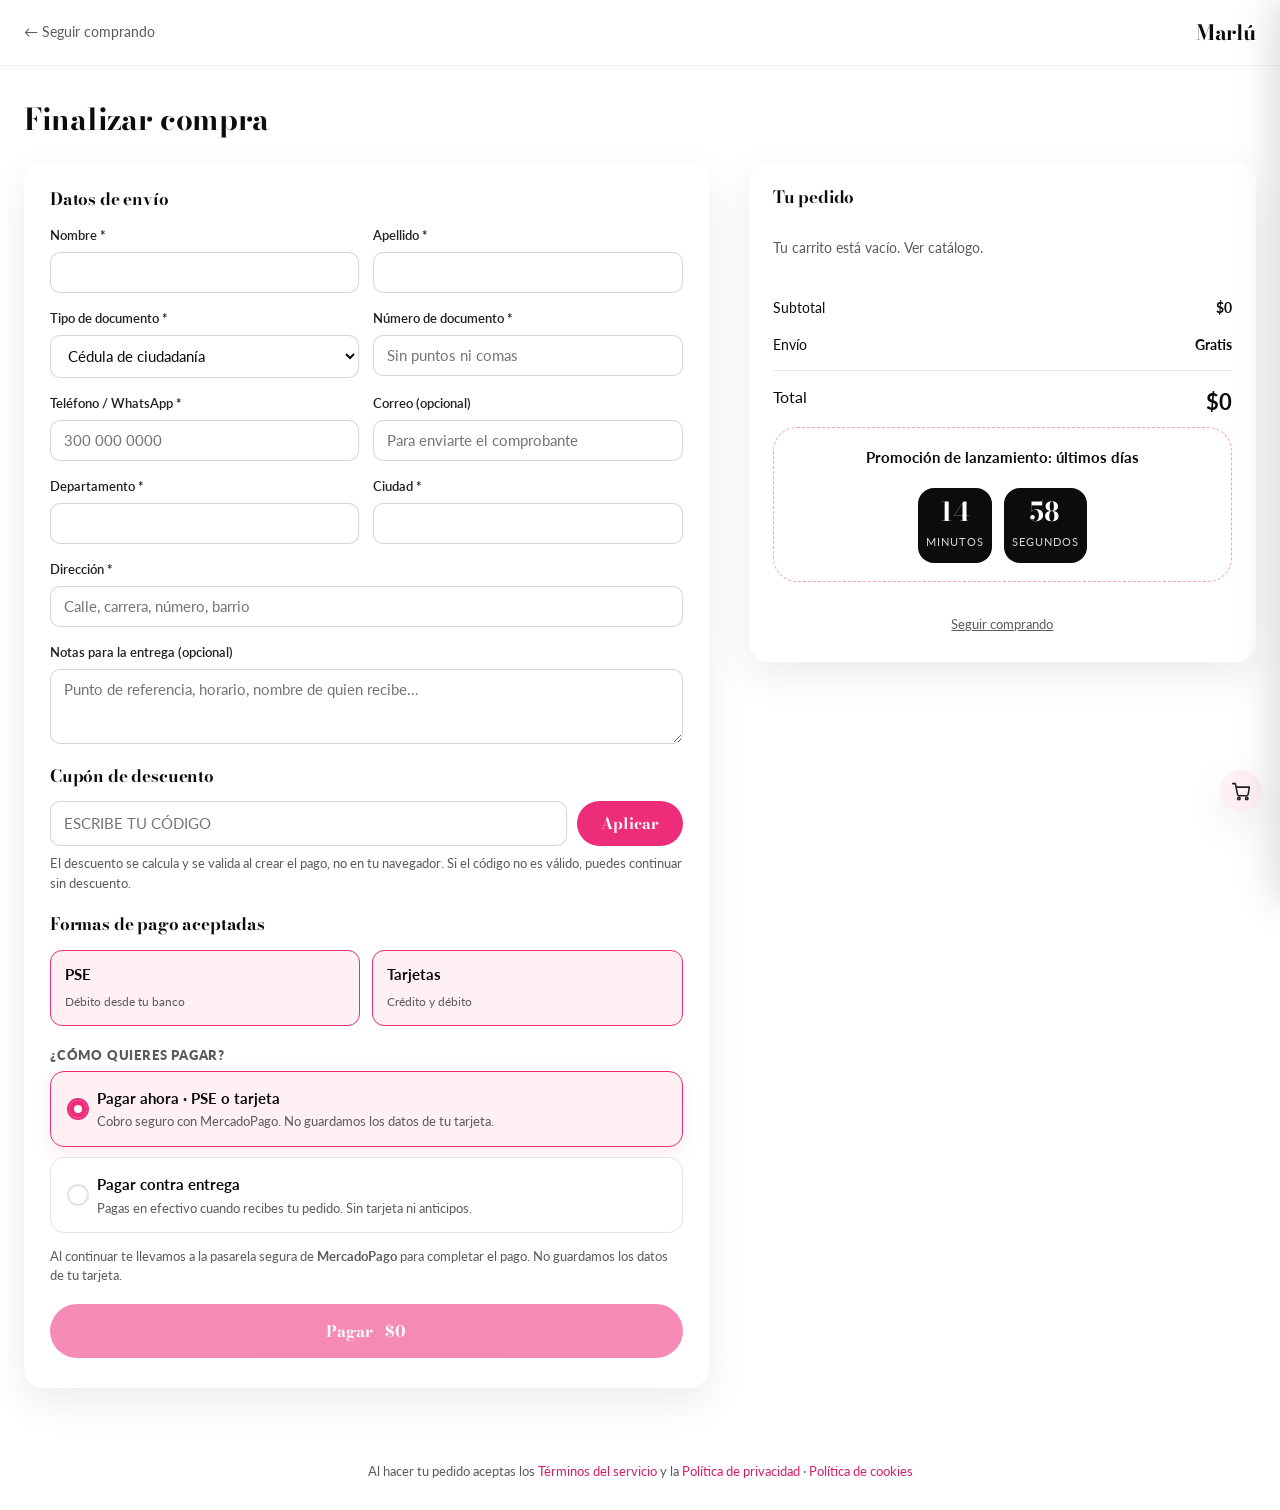
<file: checkout.html>
<!DOCTYPE html>
<html lang="es">
<head>
<meta charset="UTF-8">
<meta name="viewport" content="width=device-width, initial-scale=1">
<meta name="theme-color" content="#e0699a">
<title>Finalizar compra — Marlú</title>
<meta name="description" content="Completa tu pedido Marlú y paga seguro con PSE o tarjeta.">
<link rel="preconnect" href="https://fonts.googleapis.com">
<link rel="preconnect" href="https://fonts.gstatic.com" crossorigin>
<link href="https://fonts.googleapis.com/css2?family=Bodoni+Moda:ital,opsz,wght@0,6..96,400..900;1,6..96,400..900&family=Lato:wght@100..900&display=swap" rel="stylesheet">
<link rel="stylesheet" href="css/style.css">
</head>
<body data-pagina="checkout">

<header class="checkout-top">
  <div class="container checkout-top-inner">
    <a href="index.html" class="checkout-volver">&larr; Seguir comprando</a>
    <a href="index.html" class="checkout-marca">Marlú</a>
  </div>
</header>

<main class="section checkout-pagina">
  <div class="container">
    <h1 class="checkout-titulo">Finalizar compra</h1>

    <div class="checkout-grid">

      <!-- ============ FORMULARIO ============ -->
      <form class="checkout-form" id="formCheckout" novalidate>
        <h2 class="checkout-sub">Datos de envío</h2>

        <div class="campo-fila">
          <label class="campo">
            <span>Nombre *</span>
            <input type="text" name="nombre" required autocomplete="given-name">
          </label>
          <label class="campo">
            <span>Apellido *</span>
            <input type="text" name="apellido" required autocomplete="family-name">
          </label>
        </div>

        <div class="campo-fila">
          <label class="campo">
            <span>Tipo de documento *</span>
            <select name="tipoDocumento" required>
              <option value="CC">Cédula de ciudadanía</option>
              <option value="CE">Cédula de extranjería</option>
              <option value="NIT">NIT</option>
              <option value="TI">Tarjeta de identidad</option>
              <option value="PAS">Pasaporte</option>
            </select>
          </label>
          <label class="campo">
            <span>Número de documento *</span>
            <input type="text" name="documento" required inputmode="numeric" pattern="[0-9]{5,15}" placeholder="Sin puntos ni comas">
          </label>
        </div>

        <div class="campo-fila">
          <label class="campo">
            <span>Teléfono / WhatsApp *</span>
            <input type="tel" name="telefono" required autocomplete="tel" placeholder="300 000 0000">
          </label>
          <label class="campo">
            <span>Correo (opcional)</span>
            <input type="email" name="email" autocomplete="email" placeholder="Para enviarte el comprobante">
          </label>
        </div>

        <div class="campo-fila">
          <label class="campo">
            <span>Departamento *</span>
            <input type="text" name="departamento" required autocomplete="address-level1">
          </label>
          <label class="campo">
            <span>Ciudad *</span>
            <input type="text" name="ciudad" required autocomplete="address-level2">
          </label>
        </div>

        <label class="campo">
          <span>Dirección *</span>
          <input type="text" name="direccion" required autocomplete="street-address" placeholder="Calle, carrera, número, barrio">
        </label>

        <label class="campo">
          <span>Notas para la entrega (opcional)</span>
          <textarea name="notas" rows="3" placeholder="Punto de referencia, horario, nombre de quien recibe..."></textarea>
        </label>

        <h2 class="checkout-sub">Cupón de descuento</h2>
        <div class="cupon-caja">
          <div class="cupon-fila">
            <input type="text" id="cuponCodigo" placeholder="Escribe tu código" autocomplete="off" spellcheck="false" aria-label="Código de descuento">
            <button type="button" class="btn-pill btn-pink cupon-aplicar" id="btnCupon"><span>Aplicar</span></button>
            <button type="button" class="cupon-quitar" id="btnQuitarCupon" hidden>Quitar cupón</button>
          </div>
          <p class="cupon-aviso" id="cuponAviso" hidden></p>
          <p class="cupon-nota">El descuento se calcula y se valida al crear el pago, no en tu navegador. Si el código no es válido, puedes continuar sin descuento.</p>
        </div>

        <h2 class="checkout-sub">Formas de pago aceptadas</h2>
        <div class="pago-metodos">
          <div class="pago-chip">
            <strong>PSE</strong>
            <span>Débito desde tu banco</span>
          </div>
          <div class="pago-chip">
            <strong>Tarjetas</strong>
            <span>Crédito y débito</span>
          </div>
        </div>
        <!-- ============ ¿CÓMO QUIERES PAGAR? ============
             Las dos formas conviven: el pago en línea con MercadoPago y el
             contra entrega, que es el que usa la app de VÓRTEX. -->
        <fieldset class="pago-formas">
          <legend class="pago-leyenda">¿Cómo quieres pagar?</legend>

          <label class="pago-opcion">
            <input type="radio" name="formaPago" value="mercadopago" checked>
            <span class="pago-caja">
              <span class="pago-titulo">Pagar ahora · PSE o tarjeta</span>
              <span class="pago-texto">Cobro seguro con MercadoPago. No guardamos los datos de tu tarjeta.</span>
            </span>
          </label>

          <label class="pago-opcion">
            <input type="radio" name="formaPago" value="contra_entrega">
            <span class="pago-caja">
              <span class="pago-titulo">Pagar contra entrega</span>
              <span class="pago-texto">Pagas en efectivo cuando recibes tu pedido. Sin tarjeta ni anticipos.</span>
            </span>
          </label>
        </fieldset>

        <p class="checkout-aviso" id="pagoAviso">
          Al continuar te llevamos a la pasarela segura de <strong>MercadoPago</strong> para completar el pago.
          No guardamos los datos de tu tarjeta.
        </p>

        <div class="checkout-error" id="checkoutError" hidden></div>

        <button type="submit" class="btn-pill checkout-pagar" id="btnPagar">
          <span id="btnEtiqueta">Pagar</span> <span id="btnTotal">$0</span>
        </button>
      </form>

      <!-- ============ PEDIDO CONTRA ENTREGA RECIBIDO ============
           Los pedidos contra entrega no pasan por ninguna pasarela, así que
           no hay a dónde redirigir: se confirma aquí mismo. -->
      <div class="checkout-listo" id="checkoutListo" hidden>
        <h2 class="checkout-sub">¡Listo, recibimos tu pedido!</h2>
        <p class="checkout-listo-num">Tu número de pedido es <strong id="listoId"></strong></p>
        <p>Te escribimos por WhatsApp al <strong id="listoTelefono"></strong> para confirmar la entrega.</p>
        <p class="checkout-listo-nota">Pagas en efectivo cuando lo recibas. Si algo cambia, escríbenos y lo ajustamos.</p>
        <a class="btn-pill btn-dark" href="index.html">Seguir mirando</a>
      </div>

      <!-- ============ RESUMEN ============ -->
      <aside class="checkout-resumen">
        <h2 class="checkout-sub">Tu pedido</h2>
        <div id="resumenItems" class="resumen-items"></div>
        <div class="resumen-linea"><span>Subtotal</span><strong id="resumenSubtotal">$0</strong></div>
        <div class="resumen-linea"><span>Envío</span><strong>Gratis</strong></div>
        <div class="resumen-linea resumen-descuento" id="lineaDescuento" hidden><span id="etiquetaDescuento">Descuento</span><strong id="resumenDescuento">-$0</strong></div>
        <div class="resumen-linea resumen-total"><span>Total</span><strong id="resumenTotal">$0</strong></div>

        <!-- Contador de oferta: 15 minutos, se reinicia al llegar a cero.
             Es el ÚNICO contador que queda en todo el sitio: se quitó el del
             inicio (la franja de arriba y el del catálogo) y se trajo aquí a
             petición de la clienta (12 sep 2026).

             Se pinta desde js/oferta.js (PARTE 1), buscando el id
             #ofertaContador; si este bloque no existiera, el script no hace
             nada y no falla.

             OJO, queda registrado: un reloj que vuelve a empezar cada vez que
             se entra le dice al cliente que la oferta termina en 15 minutos
             cuando no es así. La Ley 1480 (art. 20) considera engañosa la
             publicidad cuyo mensaje "no corresponda a la realidad" y la SIC
             la vigila. La clienta decidió dejarlo aquí a sabiendas. -->
        <div class="oferta-contador" id="ofertaContador">
          <p class="oferta-texto">Promoción de lanzamiento: últimos días
          </p>
          <div class="oferta-reloj" role="timer" aria-live="off">
            <div class="oferta-unidad"><strong id="ofDias">00</strong><span>Días</span></div>
            <div class="oferta-unidad"><strong id="ofHoras">00</strong><span>Horas</span></div>
            <div class="oferta-unidad"><strong id="ofMinutos">00</strong><span>Minutos</span></div>
            <div class="oferta-unidad"><strong id="ofSegundos">00</strong><span>Segundos</span></div>
          </div>
        </div>

        <a href="index.html" class="checkout-seguir">Seguir comprando</a>
      </aside>

    </div>
  </div>
</main>

<script src="js/config.js"></script>
<script src="js/productos.js"></script>
<script src="js/carrito.js"></script>
<script src="js/oferta.js"></script>
<script>
(function () {
  'use strict';

  var C = window.BeauTenCarrito;
  var O = window.BeauTenOferta || null;

  /* ============================================================
     CUPÓN DE DESCUENTO (tarea #108)
     Aquí solo se muestra una ESTIMACIÓN. El descuento que se cobra lo
     calcula y lo valida el backend (netlify/functions/crear-pago.js), que
     es el único que puede decidir el precio. Si el código es inválido, el
     backend rechaza el pago con un mensaje claro y no se cobra nada.
     ============================================================ */
  var cuponCodigo = '';

  var inputCupon = function () { return document.getElementById('cuponCodigo'); };

  function avisoCupon(texto, tipo) {
    var box = document.getElementById('cuponAviso');
    if (!box) return;
    if (!texto) {
      box.textContent = '';
      box.className = 'cupon-aviso';
      box.hidden = true;
      return;
    }
    box.textContent = texto;
    box.className = 'cupon-aviso ' + (tipo || '');
    box.hidden = false;
  }

  // Devuelve { ok, codigo, porcentaje, descuento, motivo } a partir de las
  // líneas del carrito. Para un kit, el descuento solo cuenta sobre los
  // productos del kit y solo si están los dos.
  function estimarCupon(lineas, codigoManual) {
    var codigo = String(codigoManual || cuponCodigo || '').trim().toUpperCase();
    if (!codigo) return { ok: false, codigo: '', porcentaje: 0, descuento: 0, motivo: '' };

    var pct = O ? O.porcentajeEstimado(codigo) : 0;
    if (!pct) {
      return {
        ok: false, codigo: codigo, porcentaje: 0, descuento: 0,
        motivo: 'El código ' + codigo + ' no es válido. Revisa que esté bien escrito.'
      };
    }

    var kit = O ? O.kitPorCodigo(codigo) : null;
    var base;

    if (kit) {
      var faltan = kit.productos.filter(function (id) {
        return !lineas.some(function (l) { return String(l.id) === String(id); });
      });
      if (faltan.length) {
        return {
          ok: false, codigo: codigo, porcentaje: pct, descuento: 0,
          motivo: 'El código ' + codigo + ' solo aplica con los dos productos del kit en el carrito.'
        };
      }
      base = lineas
        .filter(function (l) { return kit.productos.map(String).indexOf(String(l.id)) !== -1; })
        .reduce(function (s, l) { return s + l.subtotal; }, 0);
    } else {
      base = lineas.reduce(function (s, l) { return s + l.subtotal; }, 0);
    }

    return { ok: true, codigo: codigo, porcentaje: pct, descuento: Math.round((base * pct) / 100), motivo: '' };
  }

  function aplicarCupon() {
    var valor = String(inputCupon().value || '').trim().toUpperCase();
    if (!valor) {
      cuponCodigo = '';
      avisoCupon('');
      pintar();
      return true;
    }

    var est = estimarCupon(C.lineas(), valor);
    if (!est.ok) {
      cuponCodigo = '';
      inputCupon().value = valor;
      avisoCupon(est.motivo || 'Ese código no es válido.', 'error');
      pintar();
      return false;
    }

    cuponCodigo = valor;
    inputCupon().value = valor;
    avisoCupon('Código ' + valor + ' aplicado: ' + est.porcentaje + '% de descuento (estimado). Se confirma al crear el pago.', 'ok');
    document.getElementById('btnQuitarCupon').hidden = false;
    pintar();
    return true;
  }

  function quitarCupon() {
    cuponCodigo = '';
    if (inputCupon()) inputCupon().value = '';
    document.getElementById('btnQuitarCupon').hidden = true;
    avisoCupon('');
    if (O && O.olvidarKit) O.olvidarKit();
    pintar();
  }

  function pintar() {
    var lineas = C.lineas();
    var resumen = document.getElementById('resumenItems');
    var sub = C.subtotal();

    if (!lineas.length) {
      resumen.innerHTML = '<p class="resumen-vacio">Tu carrito está vacío. <a href="index.html">Ver catálogo</a>.</p>';
    } else {
      resumen.innerHTML = lineas.map(function (l) {
        return '<div class="resumen-item">' +
          '<img src="' + l.imagen + '" alt="' + l.nombre + '" loading="lazy">' +
          '<div><h4>' + l.nombre + '</h4><p>' + l.cantidad + ' × ' + C.cop(l.precio) + '</p></div>' +
          '<strong>' + C.cop(l.subtotal) + '</strong>' +
        '</div>';
      }).join('');
    }

    document.getElementById('resumenSubtotal').textContent = C.cop(sub);

    // Estimación del descuento (el real lo calcula el backend)
    var est = estimarCupon(lineas);
    var descuento = lineas.length ? est.descuento : 0;
    var total = Math.max(0, sub - descuento);
    // Se guarda para poder mandarlo al servidor si eligen contra entrega
    totalActual = total;

    var lineaDesc = document.getElementById('lineaDescuento');
    lineaDesc.hidden = !(descuento > 0);
    if (descuento > 0) {
      document.getElementById('etiquetaDescuento').textContent =
        'Descuento ' + est.codigo + ' (' + est.porcentaje + '%)';
      document.getElementById('resumenDescuento').textContent = '-' + C.cop(descuento);
    }

    document.getElementById('resumenTotal').textContent = C.cop(total);
    document.getElementById('btnTotal').textContent = C.cop(total);
    document.getElementById('btnPagar').disabled = !lineas.length;
  }

  window.pintarCheckout = pintar;

  /* Total que se ve ahora mismo. Lo necesita el envío contra entrega, que no
     pasa por la pasarela y por eso no lo recalcula nadie más. */
  var totalActual = 0;

  /* Qué forma de pago está marcada. */
  function formaElegida() {
    var m = document.querySelector('input[name="formaPago"]:checked');
    return m ? m.value : 'mercadopago';
  }

  /* El botón y el aviso cambian según lo que elija, para que nunca diga
     "Pagar" cuando en realidad no se paga nada todavía. */
  function pintarFormaPago() {
    var contra = formaElegida() === 'contra_entrega';
    var etiqueta = document.getElementById('btnEtiqueta');
    var aviso = document.getElementById('pagoAviso');
    if (etiqueta) etiqueta.textContent = contra ? 'Pedir contra entrega' : 'Pagar';
    if (aviso) {
      aviso.innerHTML = contra
        ? 'Al continuar registramos tu pedido y <strong>pagas en efectivo cuando lo recibas</strong>. Te escribimos por WhatsApp para confirmar.'
        : 'Al continuar te llevamos a la pasarela segura de <strong>MercadoPago</strong> para completar el pago. No guardamos los datos de tu tarjeta.';
    }
  }

  window.addEventListener('load', function () {
    C.refrescar();
    // Si se llegó desde el botón de un kit, el código ya viene propuesto.
    if (O && O.kitGuardado) {
      var guardado = O.kitGuardado();
      if (guardado && inputCupon()) {
        inputCupon().value = guardado;
        aplicarCupon();
      }
    }
    pintar();
  });

  document.querySelectorAll('input[name="formaPago"]').forEach(function (r) {
      r.addEventListener('change', pintarFormaPago);
    });
    pintarFormaPago();

    document.getElementById('btnCupon').addEventListener('click', function () { aplicarCupon(); });
  document.getElementById('btnQuitarCupon').addEventListener('click', quitarCupon);
  if (inputCupon()) {
    inputCupon().addEventListener('keydown', function (e) {
      if (e.key === 'Enter') {
        e.preventDefault();
        aplicarCupon();
      }
    });
  }

  // Códigos con los que el backend avisa que el descuento no se pudo aplicar.
  function esErrorDeCupon(codigo) {
    return [
      'CUPON_INVALIDO',
      'KIT_INCOMPLETO',
      'DESCUENTO_INVALIDO',
      'DESCUENTO_NO_CUADRA',
      'TOTAL_NO_CUADRA'
    ].indexOf(String(codigo || '')) !== -1;
  }

  function mostrarError(msg) {
    var box = document.getElementById('checkoutError');
    box.textContent = msg;
    box.hidden = false;
    box.scrollIntoView({ behavior: 'smooth', block: 'center' });
  }

  document.getElementById('formCheckout').addEventListener('submit', async function (e) {
    e.preventDefault();
    var form = e.target;
    var box = document.getElementById('checkoutError');
    box.hidden = true;

    if (!form.checkValidity()) {
      form.reportValidity();
      return;
    }

    var lineas = C.lineas();
    if (!lineas.length) return mostrarError('Tu carrito está vacío.');

    // Si escribió un cupón y no pulsó «Aplicar», lo aplicamos ahora: nunca
    // cobramos sin el descuento que el cliente espera.
    var escrito = String(inputCupon().value || '').trim().toUpperCase();
    if (escrito !== cuponCodigo) {
      if (!escrito) {
        quitarCupon();
      } else if (!aplicarCupon()) {
        mostrarError('No pudimos aplicar ese cupón. Revísalo o pulsa «Quitar cupón» para pagar sin descuento.');
        return;
      }
    }

    var fd = new FormData(form);
    var comprador = {
      nombre: (fd.get('nombre') || '').trim(),
      apellido: (fd.get('apellido') || '').trim(),
      tipoDocumento: (fd.get('tipoDocumento') || 'CC').trim(),
      documento: (fd.get('documento') || '').replace(/\D/g, ''),
      telefono: (fd.get('telefono') || '').trim(),
      email: (fd.get('email') || '').trim(),
      departamento: (fd.get('departamento') || '').trim(),
      ciudad: (fd.get('ciudad') || '').trim(),
      direccion: (fd.get('direccion') || '').trim(),
      notas: (fd.get('notas') || '').trim()
    };

    var btn = document.getElementById('btnPagar');
    var textoOriginal = btn.innerHTML;
    btn.disabled = true;
    btn.innerHTML = 'Creando el pago...';

    /* ---------- CONTRA ENTREGA ----------
       No hay pasarela: el pedido se guarda en la base de datos del servidor y
       a ti te suena el teléfono. El dinero lo cobras al entregar. */
    if (formaElegida() === 'contra_entrega') {
      // El servidor exige un celular colombiano de 10 dígitos. Si lo escribió
      // con el +57 delante, se quita: es el mismo número.
      var tel = comprador.telefono.replace(/\D/g, '');
      if (tel.length === 12 && tel.indexOf('57') === 0) tel = tel.slice(2);

      var btnC = document.getElementById('btnPagar');
      var textoC = btnC.innerHTML;
      btnC.disabled = true;
      btnC.innerHTML = 'Enviando tu pedido...';

      try {
        var rc = await fetch(beautenUrl('/api/pedido'), {
          method: 'POST',
          headers: { 'Content-Type': 'application/json' },
          body: JSON.stringify({
            nombre: comprador.nombre,
            apellido: comprador.apellido,
            telefono: tel,
            correo: comprador.email,
            tipoDoc: comprador.tipoDocumento,
            numDoc: comprador.documento,
            departamento: comprador.departamento,
            ciudad: comprador.ciudad,
            direccion: comprador.direccion,
            nota: comprador.notas,
            // El servidor guarda un solo texto de producto: se arma con lo que
            // lleva el carrito para que el pedido se entienda al despachar.
            producto: lineas.map(function (l) {
              return l.nombre + ' ×' + l.cantidad;
            }).join(' + '),
            cantidad: lineas.reduce(function (s, l) { return s + l.cantidad; }, 0),
            valor: totalActual,
            origen: 'checkout_web'
          })
        });

        var dc = await rc.json().catch(function () { return {}; });

        if (!rc.ok || !dc.id) {
          btnC.disabled = false;
          btnC.innerHTML = textoC;
          mostrarError(dc.error || 'No pudimos registrar tu pedido. Revisa tus datos e intenta de nuevo.');
          return;
        }

        // A partir de aquí el pedido ya está guardado: se vacía el carrito y se
        // confirma en la misma pantalla, porque no hay pasarela a la que ir.
        try { C.vaciar(); } catch (err) { /* sin problema */ }

        document.getElementById('formCheckout').hidden = true;
        document.getElementById('listoId').textContent = dc.id;
        document.getElementById('listoTelefono').textContent = comprador.telefono;
        document.getElementById('checkoutListo').hidden = false;
        window.scrollTo(0, 0);
      } catch (err) {
        btnC.disabled = false;
        btnC.innerHTML = textoC;
        mostrarError('No pudimos conectar con el servidor. Revisa tu conexión e intenta de nuevo.');
      }
      return;
    }

    /* ---------- PAGAR AHORA (MercadoPago) ---------- */
    try {
      var r = await fetch(beautenUrl('/api/crear-pago'), {
        method: 'POST',
        headers: { 'Content-Type': 'application/json' },
        body: JSON.stringify({
          comprador: comprador,
          // El backend valida este código y recalcula el importe. Lo que se
          // ve en pantalla es solo una estimación.
          cupon: cuponCodigo,
          items: lineas.map(function (l) {
            return { id: l.id, title: l.nombre, quantity: l.cantidad, unit_price: l.precio };
          })
        })
      });

      var data = await r.json().catch(function () { return {}; });

      if (!r.ok || !data.init_point) {
        btn.disabled = false;
        btn.innerHTML = textoOriginal;
        // Si el backend rechazó el cupón, lo quitamos para que el siguiente
        // intento se cobre sin descuento y el cliente pueda pagar igual.
        if (esErrorDeCupon(data.codigo)) quitarCupon();
        mostrarError(data.error || 'No pudimos iniciar el pago. Intenta de nuevo.');
        return;
      }

      // Guardamos los datos de envío para mostrarlos en la confirmación
      try {
        sessionStorage.setItem('beauten_comprador', JSON.stringify(comprador));
      } catch (err) { /* sin problema */ }

      window.location.href = data.init_point;

    } catch (err) {
      btn.disabled = false;
      btn.innerHTML = textoOriginal;
      mostrarError('No pudimos conectar con la pasarela. Revisa tu conexión e intenta de nuevo.');
    }
  });
})();
</script>
<p style="max-width:1100px;margin:0 auto;padding:4px 18px 28px;text-align:center;font-size:12.5px;color:#5B5B5B;line-height:1.6">Al hacer tu pedido aceptas los <a href="terminos.html" style="color:#d11f67">Términos del servicio</a> y la <a href="privacidad.html" style="color:#d11f67">Política de privacidad</a> · <a href="cookies.html" style="color:#d11f67">Política de cookies</a></p>
</body>
</html>
</file>
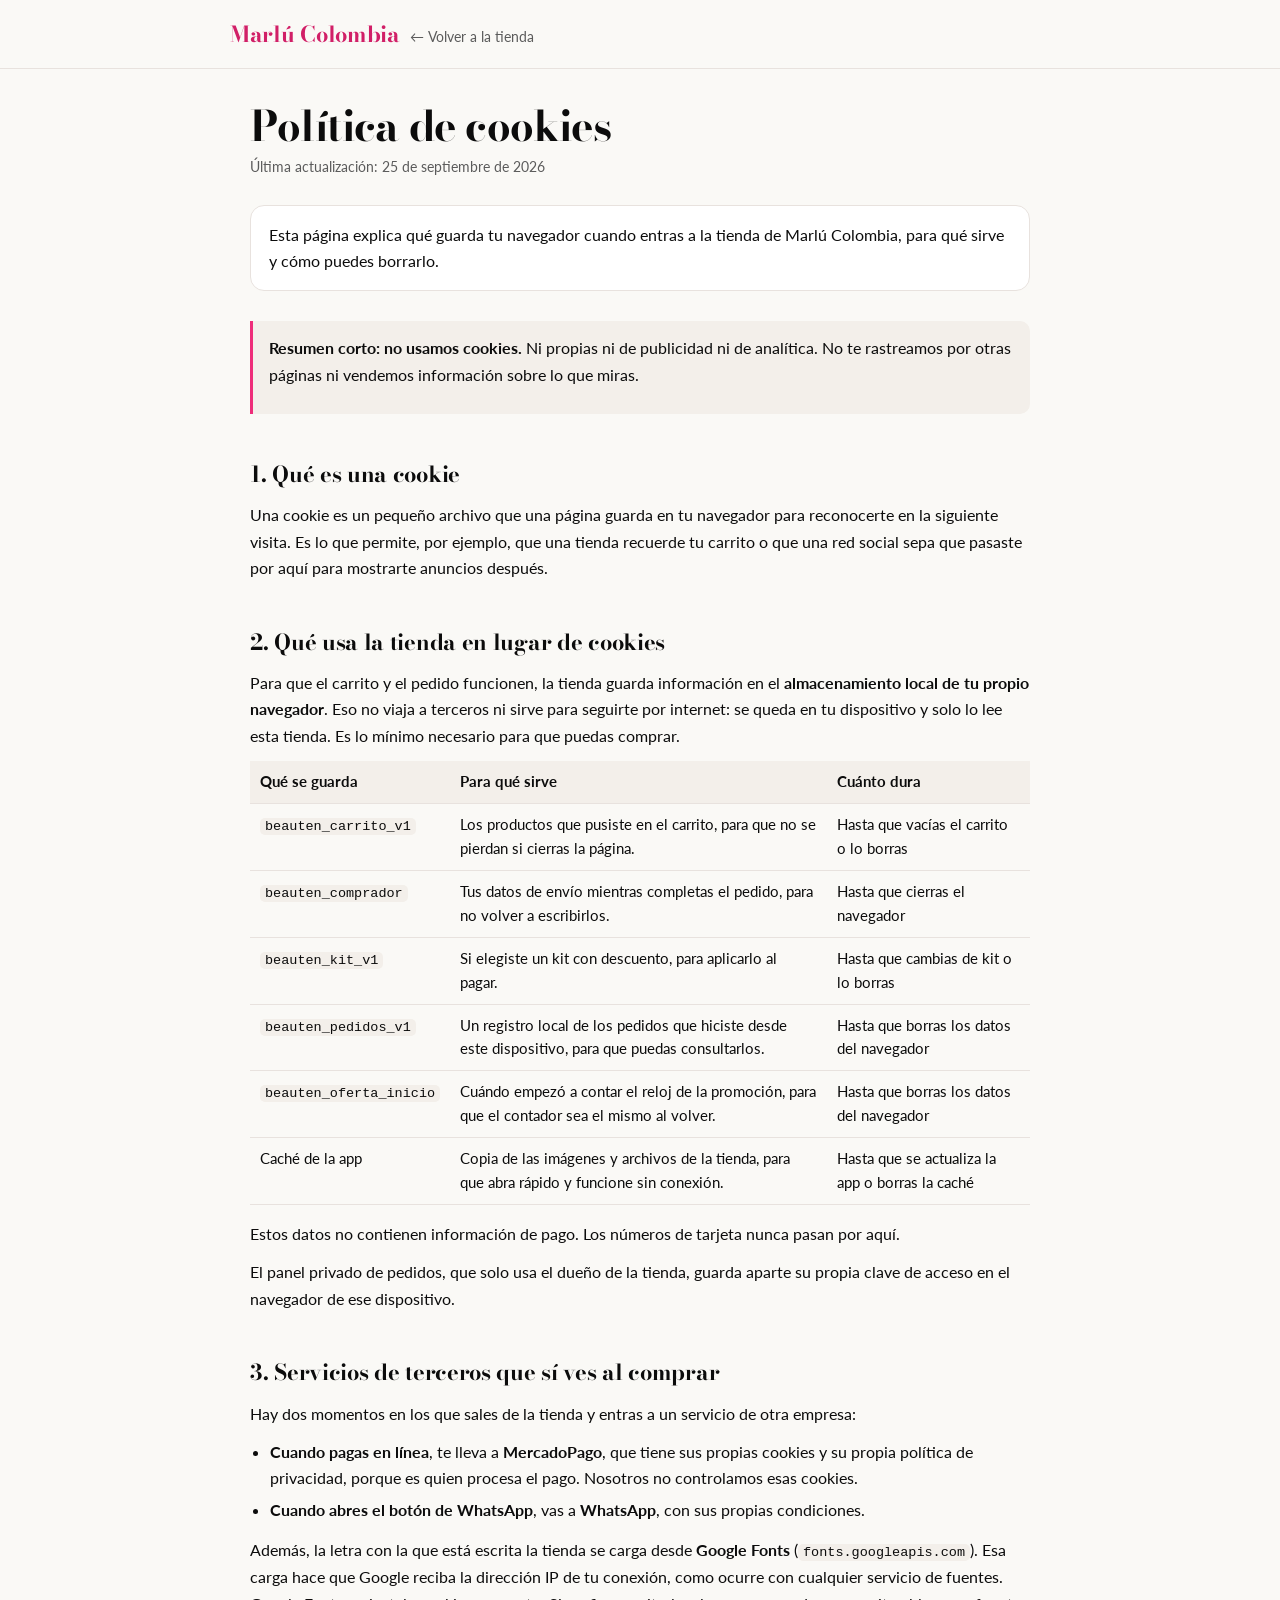
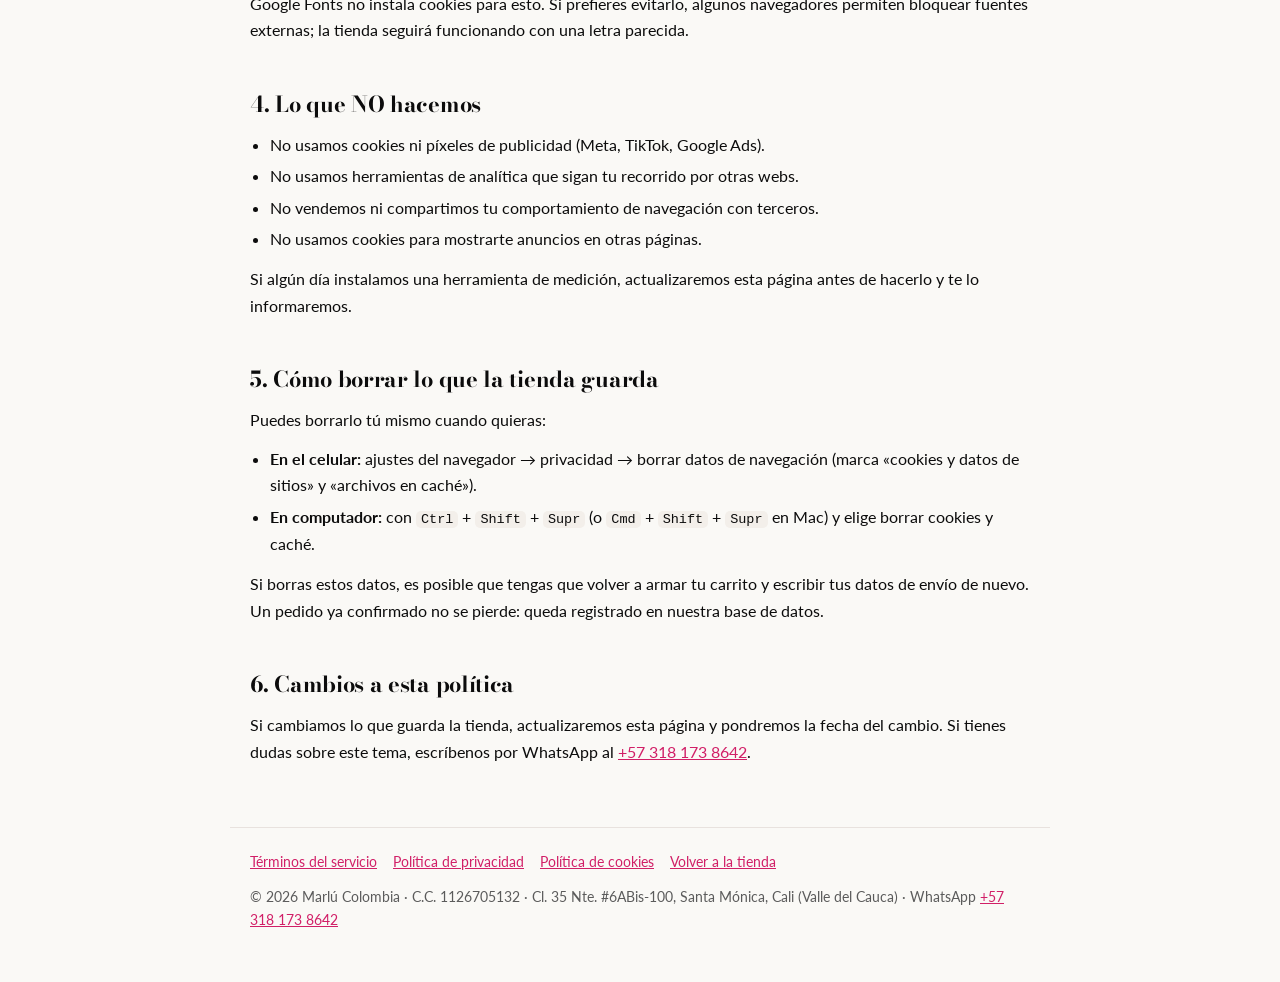
<file: cookies.html>
<!DOCTYPE html>
<html lang="es">
<head>
<meta charset="UTF-8">
<meta name="viewport" content="width=device-width, initial-scale=1">
<title>Política de cookies · Marlú Colombia</title>
<meta name="description" content="Marlú Colombia no usa cookies. Aquí explicamos qué guarda tu navegador para que la tienda funcione y cómo borrarlo.">
<link rel="preconnect" href="https://fonts.googleapis.com">
<link rel="preconnect" href="https://fonts.gstatic.com" crossorigin>
<link href="https://fonts.googleapis.com/css2?family=Bodoni+Moda:ital,opsz,wght@0,6..96,400..900;1,6..96,400..900&family=Lato:wght@100..900&display=swap" rel="stylesheet">
<style>
  :root{
    --bg:#FAF9F6; --card:#fff; --ink:#0C0C0C; --mut:#5B5B5B;
    --accent:#EE2D7A; --accent-d:#d11f67; --line:#E8E2DE; --soft:#F3EFEA;
    --serif:'Bodoni Moda', Georgia, serif; --sans:'Lato', Arial, sans-serif;
  }
  *{box-sizing:border-box}
  body{margin:0; background:var(--bg); color:var(--ink);
    font-family:var(--sans), system-ui, -apple-system, Arial, sans-serif;
    font-size:16px; line-height:1.65}
  a{color:var(--accent-d)}
  header.legal-top{background:rgba(250,249,246,.97); border-bottom:1px solid var(--line);
    padding:16px 20px; position:sticky; top:0; z-index:10}
  header.legal-top .env{max-width:820px; margin:0 auto; display:flex; flex-wrap:wrap;
    align-items:baseline; gap:10px}
  .marca{font-family:var(--serif); font-weight:700; font-size:22px; letter-spacing:-.3px;
    color:var(--accent-d); text-decoration:none}
  header.legal-top .volver{font-size:13.5px; color:var(--mut); text-decoration:none}
  header.legal-top .volver:hover{color:var(--accent-d); text-decoration:underline}
  main{max-width:820px; margin:0 auto; padding:34px 20px 10px}
  h1{font-family:var(--serif); font-weight:700; font-size:clamp(28px,6vw,42px);
    line-height:1.12; letter-spacing:-.8px; margin:0 0 6px}
  .fecha{color:var(--mut); font-size:13.5px; margin:0 0 26px}
  .intro{background:var(--card); border:1px solid var(--line); border-radius:14px;
    padding:16px 18px; margin:0 0 30px}
  h2{font-family:var(--serif); font-weight:700; font-size:22px; letter-spacing:-.3px;
    margin:34px 0 10px; padding-top:8px}
  h3{font-size:16px; margin:20px 0 6px}
  p{margin:0 0 12px}
  ul{margin:0 0 14px; padding-left:20px}
  li{margin:5px 0}
  table{width:100%; border-collapse:collapse; margin:0 0 16px; font-size:14.5px}
  th,td{text-align:left; padding:9px 10px; border-bottom:1px solid var(--line); vertical-align:top}
  th{background:var(--soft); font-weight:700}
  code{background:var(--soft); padding:1px 5px; border-radius:5px; font-size:13.5px}
  .destacado{background:var(--soft); border-left:3px solid var(--accent);
    border-radius:0 10px 10px 0; padding:14px 16px; margin:0 0 16px}
  strong{font-weight:700}
  footer.legal-pie{max-width:820px; margin:40px auto 0; padding:22px 20px 40px;
    border-top:1px solid var(--line); font-size:14px; color:var(--mut)}
  footer.legal-pie nav{display:flex; flex-wrap:wrap; gap:8px 16px; margin-bottom:12px}
  footer.legal-pie nav a{color:var(--accent-d)}
</style>
</head>
<body>

<header class="legal-top">
  <div class="env">
    <a class="marca" href="index.html">Marlú Colombia</a>
    <a class="volver" href="index.html">← Volver a la tienda</a>
  </div>
</header>

<main>
  <h1>Política de cookies</h1>
  <p class="fecha">Última actualización: 25 de septiembre de 2026</p>

  <p class="intro">Esta página explica qué guarda tu navegador cuando entras a la tienda de
  Marlú Colombia, para qué sirve y cómo puedes borrarlo.</p>

  <div class="destacado">
    <p><strong>Resumen corto: no usamos cookies.</strong> Ni propias ni de publicidad ni de analítica.
    No te rastreamos por otras páginas ni vendemos información sobre lo que miras.</p>
  </div>

  <h2>1. Qué es una cookie</h2>
  <p>Una cookie es un pequeño archivo que una página guarda en tu navegador para reconocerte en la
  siguiente visita. Es lo que permite, por ejemplo, que una tienda recuerde tu carrito o que una red
  social sepa que pasaste por aquí para mostrarte anuncios después.</p>

  <h2>2. Qué usa la tienda en lugar de cookies</h2>
  <p>Para que el carrito y el pedido funcionen, la tienda guarda información en el
  <strong>almacenamiento local de tu propio navegador</strong>. Eso no viaja a terceros ni sirve para
  seguirte por internet: se queda en tu dispositivo y solo lo lee esta tienda. Es lo mínimo necesario
  para que puedas comprar.</p>

  <table>
    <thead>
      <tr><th>Qué se guarda</th><th>Para qué sirve</th><th>Cuánto dura</th></tr>
    </thead>
    <tbody>
      <tr>
        <td><code>beauten_carrito_v1</code></td>
        <td>Los productos que pusiste en el carrito, para que no se pierdan si cierras la página.</td>
        <td>Hasta que vacías el carrito o lo borras</td>
      </tr>
      <tr>
        <td><code>beauten_comprador</code></td>
        <td>Tus datos de envío mientras completas el pedido, para no volver a escribirlos.</td>
        <td>Hasta que cierras el navegador</td>
      </tr>
      <tr>
        <td><code>beauten_kit_v1</code></td>
        <td>Si elegiste un kit con descuento, para aplicarlo al pagar.</td>
        <td>Hasta que cambias de kit o lo borras</td>
      </tr>
      <tr>
        <td><code>beauten_pedidos_v1</code></td>
        <td>Un registro local de los pedidos que hiciste desde este dispositivo, para que puedas consultarlos.</td>
        <td>Hasta que borras los datos del navegador</td>
      </tr>
      <tr>
        <td><code>beauten_oferta_inicio</code></td>
        <td>Cuándo empezó a contar el reloj de la promoción, para que el contador sea el mismo al volver.</td>
        <td>Hasta que borras los datos del navegador</td>
      </tr>
      <tr>
        <td>Caché de la app</td>
        <td>Copia de las imágenes y archivos de la tienda, para que abra rápido y funcione sin conexión.</td>
        <td>Hasta que se actualiza la app o borras la caché</td>
      </tr>
    </tbody>
  </table>
  <p>Estos datos no contienen información de pago. Los números de tarjeta nunca pasan por aquí.</p>
  <p>El panel privado de pedidos, que solo usa el dueño de la tienda, guarda aparte su propia clave de
  acceso en el navegador de ese dispositivo.</p>

  <h2>3. Servicios de terceros que sí ves al comprar</h2>
  <p>Hay dos momentos en los que sales de la tienda y entras a un servicio de otra empresa:</p>
  <ul>
    <li><strong>Cuando pagas en línea</strong>, te lleva a <strong>MercadoPago</strong>, que tiene sus
    propias cookies y su propia política de privacidad, porque es quien procesa el pago. Nosotros no
    controlamos esas cookies.</li>
    <li><strong>Cuando abres el botón de WhatsApp</strong>, vas a <strong>WhatsApp</strong>, con sus
    propias condiciones.</li>
  </ul>
  <p>Además, la letra con la que está escrita la tienda se carga desde <strong>Google Fonts</strong>
  (<code>fonts.googleapis.com</code>). Esa carga hace que Google reciba la dirección IP de tu conexión,
  como ocurre con cualquier servicio de fuentes. Google Fonts no instala cookies para esto. Si prefieres
  evitarlo, algunos navegadores permiten bloquear fuentes externas; la tienda seguirá funcionando con
  una letra parecida.</p>

  <h2>4. Lo que NO hacemos</h2>
  <ul>
    <li>No usamos cookies ni píxeles de publicidad (Meta, TikTok, Google Ads).</li>
    <li>No usamos herramientas de analítica que sigan tu recorrido por otras webs.</li>
    <li>No vendemos ni compartimos tu comportamiento de navegación con terceros.</li>
    <li>No usamos cookies para mostrarte anuncios en otras páginas.</li>
  </ul>
  <p>Si algún día instalamos una herramienta de medición, actualizaremos esta página antes de hacerlo y
  te lo informaremos.</p>

  <h2>5. Cómo borrar lo que la tienda guarda</h2>
  <p>Puedes borrarlo tú mismo cuando quieras:</p>
  <ul>
    <li><strong>En el celular:</strong> ajustes del navegador → privacidad → borrar datos de navegación
    (marca «cookies y datos de sitios» y «archivos en caché»).</li>
    <li><strong>En computador:</strong> con <code>Ctrl</code> + <code>Shift</code> + <code>Supr</code>
    (o <code>Cmd</code> + <code>Shift</code> + <code>Supr</code> en Mac) y elige borrar cookies y caché.</li>
  </ul>
  <p>Si borras estos datos, es posible que tengas que volver a armar tu carrito y escribir tus datos de
  envío de nuevo. Un pedido ya confirmado no se pierde: queda registrado en nuestra base de datos.</p>

  <h2>6. Cambios a esta política</h2>
  <p>Si cambiamos lo que guarda la tienda, actualizaremos esta página y pondremos la fecha del cambio.
  Si tienes dudas sobre este tema, escríbenos por WhatsApp al
  <a href="https://wa.me/573181738642" target="_blank" rel="noopener">+57 318 173 8642</a>.</p>
</main>

<footer class="legal-pie">
  <nav>
    <a href="terminos.html">Términos del servicio</a>
    <a href="privacidad.html">Política de privacidad</a>
    <a href="cookies.html">Política de cookies</a>
    <a href="index.html">Volver a la tienda</a>
  </nav>
  <p>© 2026 Marlú Colombia · C.C. 1126705132 · Cl. 35 Nte. #6ABis-100, Santa Mónica, Cali (Valle del Cauca) ·
  WhatsApp <a href="https://wa.me/573181738642" target="_blank" rel="noopener">+57 318 173 8642</a></p>
</footer>

</body>
</html>
</file>
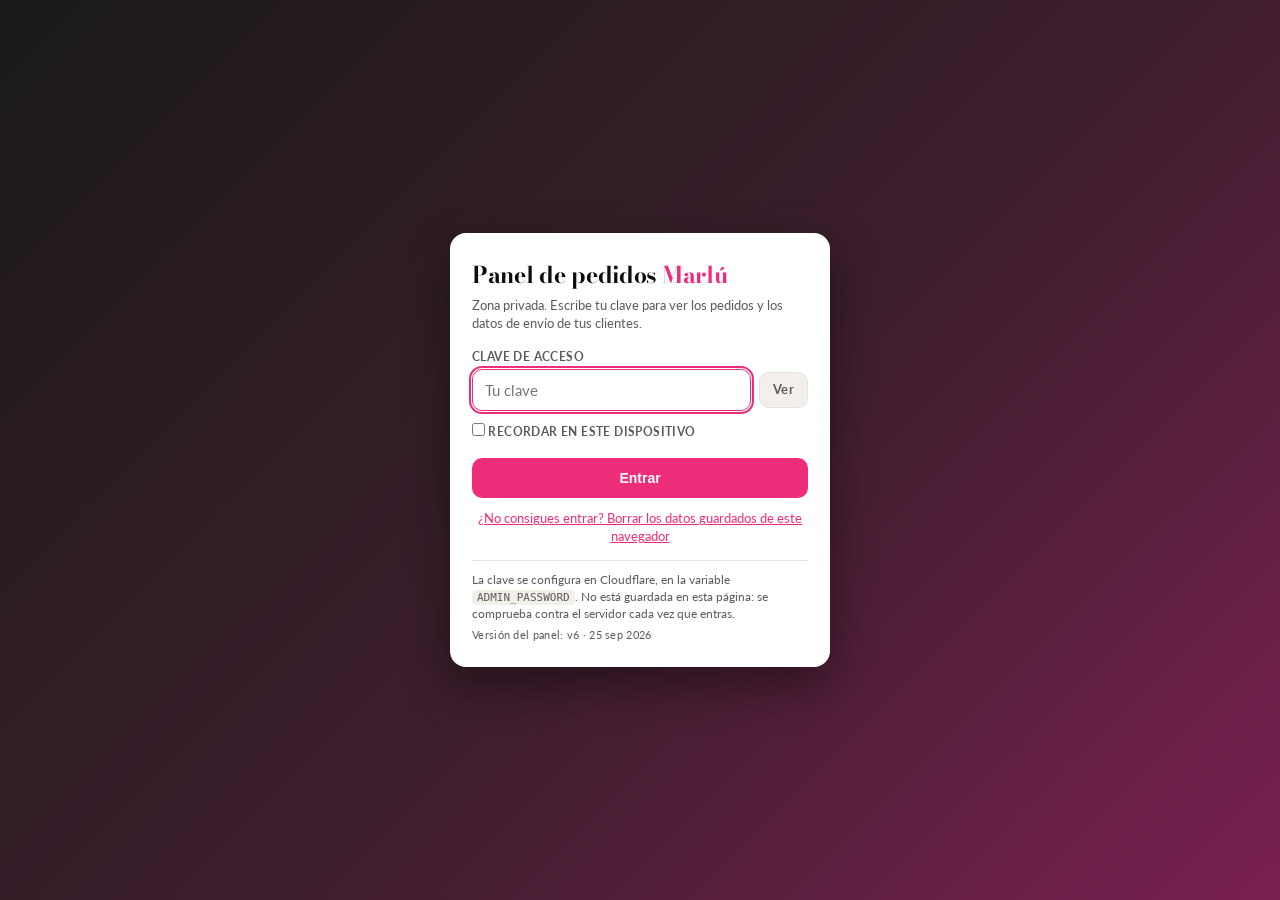
<file: pedidos.html>
<!DOCTYPE html>
<html lang="es">
<head>
<meta charset="UTF-8">
<meta name="viewport" content="width=device-width, initial-scale=1">
<title>Panel de pedidos · Marlú Colombia</title>
<link rel="preconnect" href="https://fonts.googleapis.com">
<link rel="preconnect" href="https://fonts.gstatic.com" crossorigin>
<link href="https://fonts.googleapis.com/css2?family=Bodoni+Moda:ital,opsz,wght@0,6..96,400..900;1,6..96,400..900&family=Lato:wght@100..900&display=swap" rel="stylesheet">
<style>
  /* Paleta de MARLÚ.
     Antes esta hoja usaba EXACTAMENTE los mismos colores que la del panel de
     VÓRTEX (mismo fondo, mismo #EE2D7A, misma cabecera verde oscura), así que
     los dos paneles se veían iguales y era fácil confundirse de tienda.
     Los colores de ESTADO no se tocan (verde = entregado, ámbar = pendiente,
     rojo = error): significan lo mismo en cualquier tienda. */
  :root{
    --bg:#FAF9F6; --card:#ffffff; --ink:#0C0C0C; --mut:#5B5B5B; --line:#E8E2DE;
    --accent:#EE2D7A; --accent-d:#d11f67;
    --pink-bg:#FFEFF2; --line-calida:#F3EFEA;
    --green:#15803d; --green-bg:#dcfce7;
    --blue:#1d4ed8; --blue-bg:#dbeafe; --amber:#b45309; --amber-bg:#fef3c7;
    --purple:#6d28d9; --purple-bg:#ede9fe; --red:#b91c1c; --red-bg:#fee2e2;
    --slate:#5B5B5B; --slate-bg:#EDE8E4;
    --serif:'Bodoni Moda', Georgia, serif; --sans:'Lato', Arial, sans-serif;
  }
  *{box-sizing:border-box; margin:0; padding:0}
  body{font-family:var(--sans),"Segoe UI",system-ui,-apple-system,Arial,sans-serif; background:var(--bg); color:var(--ink); padding-bottom:60px}
  /* Cabecera clara, como la de la tienda (antes era el verde oscuro de VÓRTEX). */
  .top{background:rgba(250,249,246,.97); color:var(--ink); padding:14px 18px; position:sticky; top:0; z-index:50;
    border-bottom:1px solid var(--line); box-shadow:0 2px 10px rgba(12,12,12,.06)}
  .top h1{font-family:var(--serif); font-size:22px; font-weight:700; letter-spacing:-.3px; color:var(--accent-d)}
  .top h1 span{font-family:var(--sans); font-size:13px; font-weight:600; color:var(--mut); letter-spacing:.2px}
  .top .sub{font-size:12px; color:var(--mut); margin-top:5px}
  .top-row{display:flex; align-items:center; justify-content:space-between; gap:10px; flex-wrap:wrap}
  .btn{border:0; border-radius:10px; padding:9px 14px; font-size:14px; font-weight:600; cursor:pointer; background:var(--slate-bg); color:var(--ink)}
  .btn:active{transform:scale(.97)}
  .btn.teal{background:var(--accent); color:#fff}
  .btn.teal:hover{background:var(--accent-d)}
  .btn.ghost{background:transparent; color:#fff; border:1px solid rgba(255,255,255,.5)}
  .btn.danger{background:var(--red); color:#fff}
  .btn.sm{padding:5px 9px; font-size:12px; border-radius:8px}
  .wrap{max-width:1020px; margin:0 auto; padding:14px 14px 0}
  .stats{display:flex; gap:8px; overflow-x:auto; padding:4px 0 10px; scrollbar-width:none}
  .stats::-webkit-scrollbar{display:none}
  .stat{flex:0 0 auto; background:var(--card); border:1px solid var(--line); border-radius:12px; padding:7px 12px; cursor:pointer; font-size:13px; display:flex; align-items:center; gap:7px; box-shadow:0 1px 2px rgba(0,0,0,.05)}
  .stat b{font-size:16px}
  .stat.on{border-color:var(--accent); box-shadow:0 0 0 2px rgba(238,45,122,.25)}
  .dot{width:9px; height:9px; border-radius:50%; display:inline-block}
  .toolbar{display:flex; gap:8px; align-items:center; margin:6px 0 14px; flex-wrap:wrap}
  .search{flex:1; min-width:200px; padding:10px 12px; border:1px solid var(--line); border-radius:10px; font-size:14px; background:#fff}
  .list{display:grid; grid-template-columns:1fr; gap:12px}
  @media(min-width:760px){ .list{grid-template-columns:1fr 1fr} }
  .ord{background:var(--card); border:1px solid var(--line); border-radius:14px; padding:12px; box-shadow:0 1px 3px rgba(0,0,0,.06)}
  .ord.cancelado{opacity:.72; background:#FAF7F4}
  .ord-h{display:flex; align-items:flex-start; gap:10px}
  .ava{width:40px; height:40px; border-radius:50%; background:var(--accent); color:#fff; font-weight:700; display:flex; align-items:center; justify-content:center; flex:0 0 40px; font-size:15px}
  .ord-h .who{flex:1; min-width:0}
  .who .nm{font-weight:700; font-size:15px; line-height:1.25}
  .who .ph{font-size:12.5px; color:var(--mut); word-break:break-all}
  .who .prod{font-size:13px; color:var(--ink); margin-top:2px}
  .who .prod b{color:var(--accent-d)}
  .fecha{font-size:11px; color:var(--mut); margin-top:2px}
  .chips{display:flex; flex-wrap:wrap; gap:6px; margin-top:10px}
  .chip{border:1.5px solid var(--line); background:#fff; color:var(--slate); border-radius:999px; padding:4px 11px; font-size:12.5px; font-weight:600; cursor:pointer; user-select:none; line-height:1.4}
  .chip:active{transform:scale(.96)}
  .chip.si-compro{border-color:#22c55e; background:var(--green-bg); color:var(--green)}
  .chip.no-compro{border-color:#ef4444; background:var(--red-bg); color:var(--red)}
  .chip.pagado{border-color:var(--accent); background:var(--pink-bg); color:var(--accent-d)}
  .chip.salio{border-color:#a855f7; background:var(--purple-bg); color:var(--purple)}
  .chip.guia{border-color:#3b82f6; background:var(--blue-bg); color:var(--blue)}
  .chip.camino{border-color:#f59e0b; background:var(--amber-bg); color:var(--amber)}
  .chip.entregado{border-color:#16a34a; background:#bbf7d0; color:#14532d}
  .chip.pend{background:var(--slate-bg); color:var(--slate)}
  .guiainput{width:150px; padding:3px 7px; border-radius:7px; border:1.5px solid #3b82f6; font-size:12px}
  .nota{margin-top:8px; font-size:12.5px; color:var(--mut); background:var(--line-calida); border-left:3px solid var(--line); padding:5px 8px; border-radius:0 6px 6px 0; white-space:pre-wrap}
  .ord-f{display:flex; gap:6px; flex-wrap:wrap; margin-top:10px; border-top:1px dashed var(--line); padding-top:9px; align-items:center}
  .ord-f .upd{margin-left:auto; font-size:11px; color:var(--mut)}
  .lbl-upd{font-size:11.5px; font-weight:700; color:var(--accent-d); letter-spacing:.4px}
  .empty{background:var(--card); border:1.5px dashed var(--line); border-radius:14px; padding:36px 18px; text-align:center; color:var(--mut)}
  .empty b{display:block; font-size:16px; color:var(--ink); margin-bottom:6px}
  /* modal */
  .ov{position:fixed; inset:0; background:rgba(8,25,25,.55); display:none; align-items:flex-start; justify-content:center; overflow:auto; z-index:100; padding:18px 12px}
  .ov.open{display:flex}
  .modal{background:#fff; border-radius:16px; width:100%; max-width:560px; padding:18px; margin:auto 0; box-shadow:0 10px 40px rgba(0,0,0,.3)}
  .modal h2{font-size:17px; margin-bottom:14px; color:var(--ink)}
  .grid2{display:grid; grid-template-columns:1fr 1fr; gap:10px}
  .grid3{display:grid; grid-template-columns:1fr 1fr 1fr; gap:10px}
  .f{display:flex; flex-direction:column; gap:4px; margin-bottom:10px}
  .f label{font-size:12px; font-weight:600; color:var(--slate)}
  .f input,.f select,.f textarea{border:1px solid var(--line); border-radius:9px; padding:9px 10px; font-size:14px; background:#fff}
  .f input:focus,.f select:focus,.f textarea:focus{outline:2px solid rgba(238,45,122,.4); border-color:var(--accent)}
  .f textarea{resize:vertical; min-height:52px}
  .full{grid-column:1/-1}
  .modal-actions{display:flex; gap:8px; justify-content:flex-end; margin-top:6px}
  #toast{position:fixed; bottom:16px; left:50%; transform:translateX(-50%) translateY(80px); background:#202020; color:#fff; padding:10px 18px; border-radius:999px; font-size:13.5px; transition:.25s; z-index:200; opacity:0; pointer-events:none; max-width:92vw; text-align:center}
  #toast.show{opacity:1; transform:translateX(-50%) translateY(0)}
  .file-in{display:none}
  @media(max-width:520px){ .grid2,.grid3{grid-template-columns:1fr} }

  /* ============================================================
     ACCESO PRIVADO + AVISO DE VENTA  (2026-09-17)
     El gestor era publico: cualquiera con la direccion veia los pedidos y los
     datos personales de los clientes. Ahora hay que entrar con la clave, y
     ademas avisa con un sonido cuando entra un pedido nuevo de la web.
     ============================================================ */
  .login{position:fixed; inset:0; z-index:200; display:flex; align-items:center; justify-content:center;
    background:linear-gradient(135deg,#1a1a1a,#3d1e2c 55%,#7a2050); padding:18px}
  .login.hide{display:none}
  .login-caja{background:#fff; border-radius:16px; padding:24px 22px; width:100%; max-width:380px;
    box-shadow:0 18px 46px rgba(0,0,0,.4)}
  .login-caja h2{font-family:var(--serif); font-size:23px; font-weight:700; letter-spacing:-.3px; margin-bottom:4px}
  .login-caja p.sub{font-size:13px; color:var(--mut); margin-bottom:16px; line-height:1.45}
  .login-caja label{display:block; font-size:12px; font-weight:700; color:var(--slate); margin-bottom:5px; text-transform:uppercase; letter-spacing:.4px}
  .login-caja input[type=password],.login-caja input[type=text]{width:100%; padding:11px 12px; border:1px solid var(--line);
    border-radius:10px; font-size:15px; font-family:inherit}
  .login-caja input:focus{outline:2px solid var(--accent); outline-offset:1px; border-color:var(--accent)}
  /* Campo de la clave + boton "Ver".
     La clave del panel es larga y en el telefono el teclado pone mayuscula sola
     y "corrige" lo que uno escribe. Estos estilos dan sitio al boton que muestra
     lo escrito, para poder comprobarlo antes de entrar. */
  .login-clave{display:flex; align-items:center; gap:8px}
  .login-caja .login-clave input{flex:1 1 auto; width:auto; min-width:0}
  .login-ver{flex:none; padding:11px 13px; border:1px solid var(--line); background:var(--line-calida);
    color:var(--slate); border-radius:10px; font-size:12.5px; font-weight:700;
    font-family:inherit; line-height:1; letter-spacing:.3px; cursor:pointer}
  .login-ver:hover{background:var(--slate-bg)}
  .login-ver:focus-visible{outline:2px solid var(--accent); outline-offset:1px}
  .login-caja .btn{width:100%; margin-top:14px; padding:12px}
  .login-rec{display:flex; align-items:center; gap:8px; margin-top:12px; font-size:13px; color:var(--slate)}
  .login-err{margin-top:12px; font-size:13px; color:var(--red); background:var(--red-bg);
    border-radius:9px; padding:9px 11px; display:none; line-height:1.4}
  .login-err.show{display:block}
  .login-olvido{margin-top:12px; font-size:12.5px; text-align:center; line-height:1.45}
  .login-olvido a{color:var(--accent); text-decoration:underline}
  .login-version{display:inline-block; margin-top:5px; font-size:10.5px; color:var(--mut);
    letter-spacing:.3px}
  .login-nota{margin-top:14px; font-size:11.5px; color:var(--mut); line-height:1.45;
    border-top:1px solid var(--line); padding-top:11px}
  .login-nota code{background:var(--line-calida); padding:1px 5px; border-radius:4px; font-size:11px}

  /* barra de aviso: estado del sonido y del servidor */
  .aviso{display:flex; align-items:center; gap:9px; flex-wrap:wrap; background:#fff; border:1px solid var(--line);
    border-radius:12px; padding:9px 12px; margin:0 0 12px; font-size:13px}
  .aviso .pt{display:flex; align-items:center; gap:7px; color:var(--slate)}
  .aviso .pt .dot{background:var(--slate-bg)}
  .aviso .pt.ok .dot{background:#16a34a}
  .aviso .pt.mal .dot{background:var(--red)}
  .aviso .sep{flex:1}
  .btn.sonar.off{background:var(--amber-bg); color:var(--amber); border:1px solid #fcd34d}
  .btn.sonar.on{background:var(--green-bg); color:var(--green); border:1px solid #86efac}

  /* pedido nuevo: se resalta hasta que lo abras */
  .ord.nuevo{box-shadow:0 0 0 2px var(--accent), 0 6px 20px rgba(238,45,122,.28);
    animation:lateNuevo 1.1s ease-in-out infinite}
  @keyframes lateNuevo{0%,100%{box-shadow:0 0 0 2px var(--accent), 0 6px 20px rgba(238,45,122,.28)}
    50%{box-shadow:0 0 0 2px var(--accent), 0 6px 26px rgba(238,45,122,.55)}}
  .ord .marca-nuevo{display:inline-block; background:var(--accent); color:#fff; font-size:10px; font-weight:800;
    padding:2px 7px; border-radius:999px; margin-left:6px; letter-spacing:.5px; vertical-align:middle}
  @media(prefers-reduced-motion:reduce){.ord.nuevo{animation:none}}

  /* cartel de "entraron N pedidos" */
  .banner-nuevos{display:none; align-items:center; gap:10px; background:var(--accent); color:#fff;
    border-radius:12px; padding:11px 14px; margin:0 0 12px; font-weight:700; font-size:14px;
    box-shadow:0 6px 18px rgba(238,45,122,.35)}
  .banner-nuevos.show{display:flex}
  #toast.tocable{cursor:pointer;text-decoration:underline;text-underline-offset:3px}

  /* ---------- confirmar antes de despachar, telefono y rendimiento ---------- */
  .ord.pordespachar{box-shadow:0 0 0 2px #f59e0b inset}
  .cf{display:flex;flex-wrap:wrap;align-items:center;gap:6px;margin-top:9px;padding:9px;border-radius:9px;background:var(--line-calida)}
  .cf-ok{background:#dcfce7}
  .cf-ojo{background:#fef3c7}
  .cf-mal{background:#fee2e2}
  .cf-t{font-size:12px;font-weight:800;color:var(--ink);margin-right:auto}
  .tav{display:flex;flex-wrap:wrap;gap:5px;margin:6px 0 2px}
  .tav-i{font-size:11px;font-weight:700;padding:2px 7px;border-radius:999px}
  .tav-i.mal{background:#fee2e2;color:#991b1b}
  .tav-i.ojo{background:#fef3c7;color:#92400e}
  .tav-i.ok{background:#dcfce7;color:#166534}
  .btn.okc{background:#15803d;color:#fff}
  #rendBox{display:none;margin:12px 0 18px;padding:14px;background:#fff;border:1px solid var(--line);border-radius:12px}
  .rend-top{display:flex;gap:6px;align-items:center;margin-bottom:12px;flex-wrap:wrap}
  .btn.sel{background:var(--ink);color:#fff}
  .rend-global{display:flex;align-items:center;gap:14px;padding:14px;border-radius:12px;margin-bottom:12px}
  .rend-global.ok{background:#dcfce7}
  .rend-global.ojo{background:#fef3c7}
  .rend-global.mal{background:#fee2e2}
  .rg-num{font-size:34px;font-weight:900;line-height:1}
  .rg-txt{font-size:12px;color:var(--slate)}
  .rend-h{font-size:14px;font-weight:800;margin:16px 0 6px}
  table.rend{width:100%;border-collapse:collapse;font-size:13px}
  table.rend th{text-align:left;font-size:11px;text-transform:uppercase;color:var(--mut);border-bottom:1px solid var(--line);padding:5px 4px}
  table.rend td{padding:6px 4px;border-bottom:1px solid var(--line);vertical-align:middle}
  table.rend td.mal{color:#991b1b;font-weight:800}
  table.rend td.ojo{color:#92400e;font-weight:800}
  table.rend td.ok{color:#166534;font-weight:800}
  .barra{height:5px;border-radius:3px;background:var(--slate-bg);margin-top:4px;overflow:hidden}
  .barra i{display:block;height:100%}
  .barra i.mal{background:#dc2626}
  .barra i.ojo{background:#f59e0b}
  .barra i.ok{background:#16a34a}
  .rend-nota{font-size:11.5px;color:var(--mut);margin-top:10px;line-height:1.55}
  .rk{padding:1px 5px;border-radius:4px;font-weight:700}
  .rk.ok{background:#dcfce7}
  .rk.ojo{background:#fef3c7}
  .rk.mal{background:#fee2e2}
  .banner-nuevos button{margin-left:auto; background:rgba(255,255,255,.22); border:0; color:#fff;
    font-weight:700; border-radius:8px; padding:6px 12px; cursor:pointer; font-size:13px; font-family:inherit}

</style>
</head>
<body>

<header class="top">
  <div class="top-row">
    <div>
      <h1>Marlú Colombia <span>· Panel de pedidos</span></h1>
      <div class="sub">Contra entrega y pagos en línea · listos para Dropi</div>
    </div>
    <div style="display:flex; gap:8px; flex-wrap:wrap">
      <button class="btn teal" id="btnNuevo">+ Nuevo pedido</button>
      <button class="btn ghost sm" id="btnExportar">Exportar JSON</button>
      <button class="btn ghost sm" id="btnCSV">CSV (Excel)</button>
      <button class="btn ghost sm" id="btnImportar">Importar</button>
      <input type="file" id="fileImp" class="file-in" accept=".json,application/json">
    </div>
  </div>
</header>

<main class="wrap">
  <div class="stats" id="stats"></div>
  <div class="toolbar">
    <input class="search" id="buscar" placeholder="Buscar por nombre, teléfono o producto…">
    <button class="btn" id="btnLimpiarFiltro" style="display:none">Limpiar filtro</button>
  </div>
  <div id="lista" class="list"></div>
  <div class="empty" id="vacio" style="display:none">
    <b>Aún no hay pedidos registrados</b>
    Pulsa "+ Nuevo pedido" para registrar el primero que llegue por WhatsApp.
    <div style="margin-top:10px; font-size:12.5px; color:var(--mut)">Los datos se guardan automáticamente en este dispositivo. Usa Exportar para respaldar o moverlos a otro dispositivo.</div>
  </div>
</main>

<!-- Modal formulario -->
<div class="ov" id="ov">
  <div class="modal">
    <h2 id="modalTitulo">Nuevo pedido</h2>
    <div class="grid2">
      <div class="f"><label>Nombre *</label><input id="f_nombre" placeholder="Nombre del cliente"></div>
      <div class="f"><label>Apellido</label><input id="f_apellido" placeholder="Apellido"></div>
      <div class="f"><label>Teléfono / WhatsApp *</label><input id="f_telefono" inputmode="tel" placeholder="3001234567"></div>
      <div class="f"><label>Correo (opcional)</label><input id="f_correo" type="email" placeholder="cliente@correo.com"></div>
      <div class="f"><label>Tipo de documento</label><select id="f_tipoDoc"><option value="CC">CC — Cédula</option><option value="CE">CE — Cédula extranjería</option><option value="NIT">NIT</option><option value="TI">TI — Tarjeta identidad</option><option value="PAS">PAS — Pasaporte</option></select></div>
      <div class="f"><label>Número de documento</label><input id="f_numDoc" inputmode="numeric" placeholder="1126705132"></div>
      <div class="f full"><label>Dirección de entrega *</label><input id="f_direccion" placeholder="Calle, carrera, número, apartamento"></div>
      <div class="f"><label>Ciudad *</label><input id="f_ciudad" value="Cali"></div>
      <div class="f"><label>Departamento</label><input id="f_depto" value="Valle del Cauca"></div>
      <div class="f"><label>Producto *</label><input id="f_producto" placeholder="Ej: Audífonos M10"></div>
      <div class="f"><label>Cantidad</label><input id="f_cantidad" type="number" min="1" value="1"></div>
      <div class="f"><label>Valor total (COP)</label><input id="f_valor" type="number" min="0" placeholder="69930"></div>
      <div class="f full"><label>Notas (color, talla, cupón, referencias…)</label><textarea id="f_nota" placeholder="Detalles del pedido, cupón aplicado, observaciones"></textarea></div>
    </div>
    <div class="modal-actions">
      <button class="btn" id="btnCancelarModal">Cancelar</button>
      <button class="btn teal" id="btnGuardar">Guardar pedido</button>
    </div>
  </div>
</div>

<div id="toast"></div>

<script>
(function(){
  'use strict';
  var LS_KEY = 'marlu_cod_pedidos_v1';
  var pedidos = [];
  var filtro = 'todos';
  var termino = '';
  var editId = null;

  /* ---------- utilidades ---------- */
  function $(id){ return document.getElementById(id); }
  function esc(s){ return String(s==null?'':s).replace(/[&<>"']/g,function(m){return {'&':'&amp;','<':'&lt;','>':'&gt;','"':'&quot;',"'":'&#39;'}[m];}); }
  function money(n){ n=Number(n)||0; return '$'+n.toLocaleString('es-CO'); }
  function hoyISO(){ return new Date().toISOString(); }
  function fmtFecha(iso){
    if(!iso) return '';
    var d = new Date(iso);
    if(isNaN(d)) return '';
    return d.toLocaleDateString('es-CO',{day:'2-digit',month:'2-digit',year:'2-digit'})+' '+d.toLocaleTimeString('es-CO',{hour:'2-digit',minute:'2-digit'});
  }
  function toast(msg, alTocar){
    var t=$('toast'); t.textContent=msg; t.classList.add('show');
    t.onclick = null;
    clearTimeout(t._h);
    if (alTocar) {
      /* Con accion: no se oculta solo (hay que poder tocarlo para ver el detalle). */
      t.classList.add('tocable');
      t.onclick = function () {
        t.classList.remove('show');
        t.classList.remove('tocable');
        t.onclick = null;
        alTocar();
      };
      return;
    }
    t._h = setTimeout(function(){t.classList.remove('show');},2400);
  }
  function guardar(){
    localStorage.setItem(LS_KEY, JSON.stringify(pedidos));
    /* Si hay servidor conectado, lo que acaba de cambiar se sube en segundo plano.
       Si no lo hay, esto no hace nada y el gestor funciona como siempre. */
    sincronizarCambios();
    render();
  }
  function cargar(){
    try{
      var raw = localStorage.getItem(LS_KEY);
      pedidos = raw ? JSON.parse(raw) : [];
      if(!Array.isArray(pedidos)) pedidos=[];
    }catch(e){ pedidos=[]; }
  }
  function idNuevo(){ return 'P' + Date.now().toString(36).toUpperCase(); }
  function copiar(texto, okMsg){
    function fallback(){
      var ta=document.createElement('textarea'); ta.value=texto; document.body.appendChild(ta);
      ta.select(); try{document.execCommand('copy'); okMsg && toast(okMsg);}catch(e){ toast('No se pudo copiar'); }
      document.body.removeChild(ta);
    }
    if(navigator.clipboard && navigator.clipboard.writeText){
      navigator.clipboard.writeText(texto).then(function(){ okMsg && toast(okMsg); }, fallback);
    } else fallback();
  }

  /* ---------- estado por pedido ---------- */
  function iniPedido(){
    return {
      id:idNuevo(), creado:hoyISO(), updated:hoyISO(),
      nombre:'', apellido:'', telefono:'', correo:'', direccion:'', ciudad:'Cali', departamento:'Valle del Cauca',
      tipoDoc:'CC', numDoc:'',
      producto:'', cantidad:1, valor:0, nota:'',
      compro:'',      /* '' = sin definir | 'si' | 'no' */
      pagado:false, salio:false, camino:false, entregado:false, guia:''
    };
  }
  function resumenEstados(p){
    var r=[];
    if(p.compro==='no') r.push('no_compra');
    else{
      if(p.compro==='si') r.push('compro');
      if(p.pagado) r.push('pagado');
      if(p.salio) r.push('salio');
      if(p.guia) r.push('guia');
      if(p.camino) r.push('camino');
      if(p.entregado) r.push('entregado');
    }
    return r;
  }
  function categoria(p){
    if(p.compro==='no') return 'rechazados';
    var e = resumenEstados(p);
    if(p.entregado) return 'entregados';
    if(p.camino) return 'camino';
    if(p.guia) return 'guia';
    if(p.pagado) return 'pagados';
    if(p.compro==='si') return 'confirmados';
    return 'sinconfirmar';
  }
  function enFiltro(p){
    var cat = categoria(p);
    if(filtro!=='todos' && cat!==filtro) return false;
    if(termino){
      var q = termino.toLowerCase();
      var hay = (p.nombre+' '+p.apellido+' '+p.telefono+' '+p.producto+' '+p.ciudad+' '+p.direccion+' '+p.guia+' '+(p.numDoc||'')).toLowerCase();
      if(hay.indexOf(q)===-1) return false;
    }
    return true;
  }

  /* ---------- render ---------- */
  var CATS = [
    ['todos','Todos'],['sinconfirmar','Por confirmar'],['confirmados','Compró'],['pagados','Pagó'],
    ['guia','Con guía'],['camino','En camino'],['entregados','Entregado'],['rechazados','No compró']
  ];
  var DOT = {todos:'#0C0C0C',sinconfirmar:'#B8B0A8',confirmados:'#22c55e',pagados:'#EE2D7A',guia:'#3b82f6',camino:'#f59e0b',entregados:'#16a34a',rechazados:'#ef4444'};
  function renderStats(){
    var c={}; CATS.forEach(function(x){c[x[0]]=0;});
    pedidos.forEach(function(p){ c[categoria(p)]++; c.todos++; });
    var h='';
    CATS.forEach(function(x){
      h+='<div class="stat'+(filtro===x[0]?' on':'')+'" data-f="'+x[0]+'">'+
         '<span class="dot" style="background:'+DOT[x[0]]+'"></span><b>'+c[x[0]]+'</b> '+x[1]+'</div>';
    });
    $('stats').innerHTML=h;
  }
  function chipHtml(clase, label, on){
    return '<span class="chip '+(on?clase:'pend')+'" data-t="'+clase+'">'+label+'</span>';
  }
  function cardHtml(p){
    var ini = esc(((p.nombre||'?').charAt(0)+(p.apellido||'').charAt(0)).toUpperCase());
    var linea = '';
    var t = p.compro==='no' ? 'no-compro' : (p.compro==='si' ? 'si-compro' : 'pend');
    var lCompra = p.compro==='si' ? '✓ Compró' : (p.compro==='no' ? '✕ No compró' : 'Compró?');
    var wa = 'https://wa.me/' + String(p.telefono||'').replace(/\D/g,'');
    var tel = p.telefono ? '<a href="'+wa+'" target="_blank" rel="noopener" style="color:var(--accent-d);text-decoration:none">'+esc(p.telefono)+'</a>' : '<i style="color:var(--mut)">sin teléfono</i>';
    var prod = p.producto ? esc(p.producto) : '<i style="color:var(--mut)">sin producto</i>';
    var f = '<span class="lbl-upd">'+(p.compro==='si'?'CONFIRMADO':'')+(p.compro==='si'&&p.pagado?' · ':'')+(p.pagado?'PAGADO':'')+'</span>';
    var upd = p.updated ? fmtFecha(p.updated) : '';
    /* Lo que NO esta confirmado no se puede despachar: se marca la ficha entera
       para que se vea de un vistazo, sin tener que abrir nada. */
    var porDespachar = !p.entregado && p.compro !== 'no' && p.confirmacion !== 'confirmado';
    return '<article class="ord'+(p.compro==='no'?' cancelado':'')+(nuevosIds[p.id]?' nuevo':'')+(porDespachar?' pordespachar':'')+'" data-id="'+esc(p.id)+'">'+
      '<div class="ord-h">'+
        '<div class="ava">'+ini+'</div>'+
        '<div class="who">'+
          '<div class="nm">'+esc(p.nombre||'(sin nombre)')+' '+esc(p.apellido||'')+
            (nuevosIds[p.id]?'<span class="marca-nuevo">NUEVO</span>':'')+
            (p.soloLocal?'<span class="marca-nuevo" style="background:#b45309">SOLO AQUÍ</span>':'')+
            /* Los que se pagaron con tarjeta o PSE NO vienen del contra entrega:
               se marcan para no confundirlos con un pedido por cobrar. */
            (p.origen==='mercadopago'?'<span class="marca-nuevo" style="background:var(--accent-d)">PAGÓ EN LÍNEA</span>':'')+'</div>'+
          '<div class="ph">📱 '+tel+(p.correo?' · ✉ '+esc(p.correo):'')+'</div>'+
          bloqueTel(p)+
          (p.numDoc?'<div class="ph">🪪 '+esc(p.tipoDoc||'CC')+' '+esc(p.numDoc)+'</div>':'')+
          '<div class="prod"><b>'+prod+'</b> ×'+Number(p.cantidad||1)+' · '+money(p.valor)+'</div>'+
          '<div class="prod" style="color:var(--mut)">📍 '+esc(p.direccion||'')+' · '+esc(p.ciudad||'')+(p.departamento?', '+esc(p.departamento):'')+'</div>'+
          '<div class="fecha">Registrado: '+(p.creado?fmtFecha(p.creado):'')+'</div>'+
        '</div>'+
      '</div>'+
      '<div class="chips">'+
        '<span class="chip '+t+'" data-t="compro">'+lCompra+'</span>'+
        chipHtml('pagado','Pagó',!!p.pagado)+
        chipHtml('salio','Salió de proveedor',!!p.salio)+
        '<span class="chip '+(p.guia?'guia':'pend')+'" data-t="guia">Guía '+(p.guia?'#'+esc(p.guia):'—')+'</span>'+
        chipHtml('camino','En camino',!!p.camino)+
        chipHtml('entregado','Entregado',!!p.entregado)+
      '</div>'+
      (p.nota?'<div class="nota">📝 '+esc(p.nota)+'</div>':'')+
      bloqueConf(p)+
      '<div class="ord-f">'+
        '<button class="btn sm" data-a="wa">WhatsApp</button>'+
        '<button class="btn sm" data-a="copiar">Copiar para Dropi</button>'+
        '<button class="btn sm" data-a="editar">Editar</button>'+
        '<button class="btn sm danger" data-a="borrar">Borrar</button>'+
        (f?'<span class="upd">'+f+'</span>':'')+
      '</div>'+
    '</article>';
  }
  function render(){
    renderStats();
    var vis = pedidos.filter(enFiltro).sort(function(a,b){ return (b.creado||'').localeCompare(a.creado||''); });
    $('lista').innerHTML = vis.map(cardHtml).join('');
    $('vacio').style.display = pedidos.length ? 'none' : 'block';
    $('btnLimpiarFiltro').style.display = (filtro!=='todos'||termino)?'inline-block':'none';
  }

  /* ---------- modal ---------- */
  function abrirModal(p){
    editId = p ? p.id : null;
    $('modalTitulo').textContent = p ? 'Editar pedido '+p.id : 'Nuevo pedido';
    $('f_nombre').value=p?p.nombre:''; $('f_apellido').value=p?p.apellido:'';
    $('f_telefono').value=p?p.telefono:''; $('f_correo').value=p?p.correo:'';
    $('f_direccion').value=p?p.direccion:''; $('f_ciudad').value=p?(p.ciudad||'Cali'):'Cali';
    $('f_tipoDoc').value=(p&&p.tipoDoc)?p.tipoDoc:'CC'; $('f_numDoc').value=p?(p.numDoc||''):'';
    $('f_depto').value=p?(p.departamento||'Valle del Cauca'):'Valle del Cauca';
    $('f_producto').value=p?p.producto:''; $('f_cantidad').value=p?(p.cantidad||1):1;
    $('f_valor').value=p?(p.valor||''):''; $('f_nota').value=p?p.nota:'';
    $('ov').classList.add('open');
    setTimeout(function(){ $('f_nombre').focus(); },60);
  }
  function cerrarModal(){ $('ov').classList.remove('open'); editId=null; }
  function leerForm(){
    var datos={
      nombre:$('f_nombre').value.trim(), apellido:$('f_apellido').value.trim(),
      telefono:$('f_telefono').value.trim(), correo:$('f_correo').value.trim(),
      direccion:$('f_direccion').value.trim(), ciudad:$('f_ciudad').value.trim()||'Cali',
      departamento:$('f_depto').value.trim()||'Valle del Cauca',
      tipoDoc:$('f_tipoDoc').value, numDoc:$('f_numDoc').value.trim(),
      producto:$('f_producto').value.trim(), cantidad:Math.max(1,parseInt($('f_cantidad').value,10)||1),
      valor:Math.max(0,parseInt($('f_valor').value,10)||0), nota:$('f_nota').value.trim()
    };
    var errs=[];
    if(!datos.nombre) errs.push('nombre');
    if(!datos.telefono) errs.push('teléfono');
    if(!datos.direccion) errs.push('dirección');
    if(!datos.ciudad) errs.push('ciudad');
    if(!datos.producto) errs.push('producto');
    if(errs.length){ toast('Faltan: '+errs.join(', ')); return null; }
    return datos;
  }
  function guardarForm(){
    var d = leerForm(); if(!d) return;
    if(editId){
      var p = pedidos.find(function(x){return x.id===editId;});
      if(p){ for(var k in d){ p[k]=d[k]; } p.updated=hoyISO(); toast('Pedido actualizado'); }
    } else {
      var n = iniPedido();
      for(var k2 in d){ n[k2]=d[k2]; }
      pedidos.push(n); toast('Pedido registrado');
    }
    cerrarModal(); guardar();
  }

  /* ---------- toggle estado ---------- */
  function toggleEstado(p, tipo){
    if(tipo==='compro'){
      p.compro = p.compro==='si' ? '' : (p.compro==='no' ? 'si' : 'si');
      if(p.compro==='no'){ p.pagado=false; } /* si no compró no puede haber pagado */
      p.updated=hoyISO(); guardar(); return;
    }
    switch(tipo){
      case 'pagado': p.pagado=!p.pagado; break;
      case 'salio': p.salio=!p.salio; break;
      case 'camino': p.camino=!p.camino; if(p.camino) p.salio=true; break;
      case 'entregado': p.entregado=!p.entregado; if(p.entregado){ p.pagado=true; } break;
    }
    p.updated=hoyISO(); guardar();
  }
  function pedirGuia(p){
    var actual = p.guia||'';
    var val = prompt('Número de guía (Dropi) para '+p.nombre+':', actual);
    if(val===null) return;
    p.guia = val.trim();
    p.updated=hoyISO(); guardar();
    if(val.trim()) toast('Guía guardada: '+val.trim());
  }

  /* ---------- acciones ---------- */
  function textoDropi(p){
    var pagado = p.origen === 'mercadopago';
    var t='PEDIDO '+p.id+' — Marlú Colombia ('+(pagado?'PAGADO EN LÍNEA':'CONTRA ENTREGA')+')\n';
    /* Un pedido ya pagado NO se cobra al entregar. Sin este aviso, el
       proveedor podria cobrarle otra vez al cliente en la puerta. */
    if (pagado) t+='*** YA ESTA PAGADO: NO COBRAR AL ENTREGAR ***\n';
    t+='Producto: '+p.producto+' ×'+p.cantidad+'\n';
    t+='Valor: '+money(p.valor)+'\n';
    t+='Cliente: '+(p.nombre||'')+' '+(p.apellido||'')+'\n';
    t+='Teléfono: '+p.telefono+'\n';
    if(p.numDoc) t+='Documento: '+(p.tipoDoc||'CC')+' '+p.numDoc+'\n';
    if(p.correo) t+='Correo: '+p.correo+'\n';
    t+='Dirección: '+(p.direccion||'')+'\n';
    t+='Ciudad: '+p.ciudad+(p.departamento?', '+p.departamento:'')+'\n';
    if(p.nota) t+='Nota: '+p.nota+'\n';
    t+='Estado: '+(p.compro==='si'?'confirmó':(p.compro==='no'?'NO compró':'por confirmar'))+(p.pagado?' · pagó':'')+(p.guia?' · guía '+p.guia:'')+(p.entregado?' · ENTREGADO':'');
    return t;
  }
  function msjWA(p){
    var m='Hola '+(p.nombre||'')+', 👋\n';
    m+='Tu pedido en Marlú: '+p.producto+' ×'+p.cantidad+' ('+money(p.valor)+')\n';
    if(p.compro!=='no' && !p.entregado){
      m+=(p.guia?'Tu guía es: '+p.guia+'. ':'')+(p.camino?'Tu pedido va en camino. ':'')+(p.salio&&!p.camino?'Tu pedido ya salió de nuestro proveedor. ':'');
      m+='\nRecuerda: pagas contra entrega, en efectivo. ¿Confirmas tu dirección?\n'+(p.direccion?('📍 '+p.direccion+', '+p.ciudad):'');
    } else if(p.entregado){
      m+='\n¡Gracias por tu compra! 🙌 Si tienes dudas de garantía escríbenos.';
    }
    return m;
  }
  function abrirWA(p){
    if(!p.telefono){ toast('El pedido no tiene teléfono'); return; }
    var wa='https://wa.me/'+String(p.telefono).replace(/\D/g,'')+'?text='+encodeURIComponent(msjWA(p));
    window.open(wa,'_blank');
  }

  /* ---------- export / import ---------- */
  function exportJSON(){
    var blob = {app:'gestor-pedidos-cod-marlu', version:1, exportado:new Date().toISOString(), pedidos:pedidos};
    var txt = JSON.stringify(blob, null, 2);
    var a=document.createElement('a');
    a.href=URL.createObjectURL(new Blob([txt],{type:'application/json'}));
    a.download='pedidos-marlu-'+new Date().toISOString().slice(0,10)+'.json';
    document.body.appendChild(a); a.click();
    setTimeout(function(){ URL.revokeObjectURL(a.href); document.body.removeChild(a); },400);
    toast('Respaldo JSON exportado ('+pedidos.length+' pedidos)');
  }
  function exportCSV(){
    var cols=['ID','Fecha registro','Nombre','Apellido','Teléfono','Correo','Tipo doc','N° documento','Dirección','Ciudad','Departamento','Producto','Cantidad','Valor COP','Notas','¿Compró?','Pagó','Salió proveedor','Guía','En camino','Entregado'];
    function c(s){ s=String(s==null?'':s); return '"'+s.replace(/"/g,'""')+'"'; }
    var rows=[cols.map(c).join(';')];
    pedidos.forEach(function(p){
      rows.push([p.id,p.creado,p.nombre,p.apellido,p.telefono,p.correo,p.tipoDoc,p.numDoc,p.direccion,p.ciudad,p.departamento,
        p.producto,p.cantidad,p.valor,p.nota,
        p.compro==='si'?'SÍ':(p.compro==='no'?'NO':''), p.pagado?'SÍ':'', p.salio?'SÍ':'', p.guia,
        p.camino?'SÍ':'', p.entregado?'SÍ':''].map(c).join(';'));
    });
    var a=document.createElement('a');
    a.href=URL.createObjectURL(new Blob(['\uFEFF'+rows.join('\r\n')],{type:'text/csv;charset=utf-8'}));
    a.download='pedidos-marlu-'+new Date().toISOString().slice(0,10)+'.csv';
    document.body.appendChild(a); a.click();
    setTimeout(function(){ URL.revokeObjectURL(a.href); document.body.removeChild(a); },400);
    toast('CSV exportado ('+pedidos.length+' filas)');
  }
  function importJSON(file){
    var r=new FileReader();
    r.onload=function(){
      try{
        var d=JSON.parse(r.result);
        var arr=Array.isArray(d)?d:(d&&Array.isArray(d.pedidos)?d.pedidos:null);
        if(!arr){ toast('Archivo no válido'); return; }
        if(arr.length && confirm('¿Reemplazar los '+pedidos.length+' pedidos actuales por los '+arr.length+' del archivo?')){
          pedidos=arr.map(function(p){ p.id=p.id||idNuevo(); p.creado=p.creado||hoyISO(); p.updated=p.updated||p.creado; return p; });
          guardar(); toast('Importados '+arr.length+' pedidos');
        }
      }catch(e){ toast('Error al leer el archivo'); }
    };
    r.readAsText(file);
  }


  /* ==========================================================================
     ACCESO PRIVADO, SINCRONIZACION Y AVISO DE VENTA   (2026-09-17)
     ==========================================================================
     QUE CAMBIA Y POR QUE

     1) ANTES el gestor era PUBLICO: cualquiera que supiera la direccion veia los
        pedidos y los datos personales de los clientes (nombre, cedula, telefono,
        direccion). Ahora hay que entrar con la clave, que se comprueba contra la
        API. La clave NO esta escrita en esta pagina: se escribe a mano y se manda
        en la cabecera x-admin-clave.

     2) ANTES los pedidos que llegaban de la web NO aparecian aqui: la web los
        mandaba por WhatsApp y guardaba una copia en el navegador DEL CLIENTE. El
        gestor solo tenia lo que el dueno tecleaba a mano. Ahora el panel trae los
        pedidos del servidor, que son los que entran solos.

     3) NADA SE PIERDE: los pedidos que ya estaban guardados en este navegador
        siguen visibles (marcados como "solo en este navegador") y se pueden subir
        al servidor con un boton, para acabar con una sola lista.

     4) AVISO CON SONIDO: mientras el panel este abierto se pregunta cada 20 s si
        entro algo. Si entra un pedido, suena un "cha-ching" tipo Hotmart, vibra
        el movil (si se puede) y el pedido queda resaltado.

     DOS COSAS QUE CONVIENE SABER
       - El sonido solo suena con el panel ABIERTO: es lo que pidio el dueno. Para
         que suene con el panel cerrado habria que anadir un aviso por Telegram.
       - Los navegadores bloquean el audio hasta que el usuario toca algo. De ahi
         el boton "Activar sonido": hay que tocarlo UNA vez por sesion.
     ========================================================================== */

  /* Direccion del servidor. Se rellena al desplegar el Worker (carpeta marlu-api).
     Ejemplo: 'https://marlu-pedidos.tucuenta.workers.dev'
     Si se deja vacio, se puede escribir desde la pantalla de acceso. */
  var API_FIJA = 'https://marlu-pedidos.granadoalejandro97.workers.dev';   // Worker marlu-pedidos, desplegado el 2026-09-17

  /* Archivo del aviso. Para cambiarlo por otro sonido, basta reemplazar este
     archivo manteniendo el nombre (beauten-github/audio/aviso-venta.wav). */
  var AUDIO_AVISO = 'audio/aviso-venta.wav';

  var K_API = 'marlu_api';
  var K_CLAVE = 'marlu_admin_clave';
  var K_SONIDO = 'marlu_sonido';

  /* Version visible en la pantalla de acceso. Sirve para saber, sin adivinar, si
     el navegador esta mostrando el panel nuevo o una copia vieja en cache.
     Al cambiar el panel, subir este numero. */
  var PANEL_VERSION = 'v6 · 25 sep 2026';

  var apiActiva = false;      /* sesion validada contra el servidor */
  var clave = '';
  var conocidos = {};         /* ids que YA existen en el servidor */
  var foto = {};              /* id -> huella del ultimo estado enviado */
  var nuevosIds = {};         /* pedidos que aun no ha visto el dueno */
  var ultimoVisto = null;     /* fecha del pedido mas nuevo ya contabilizado */
  var relojAviso = null;
  var sonidoOn = false;
  var elAudio = null;
  var tituloBase = document.title;
  var tituloReloj = null;

  function leer(k) { try { return localStorage.getItem(k) || ''; } catch (e) { return ''; } }
  function escribir(k, v) { try { localStorage.setItem(k, v); } catch (e) {} }
  function borrar(k) { try { localStorage.removeItem(k); } catch (e) {} }

  function apiBase() {
    /* API_FIJA manda: es la direccion que viene escrita en esta misma pagina.
       Antes se le daba prioridad a lo que hubiera guardado en el navegador, y
       como el campo para cambiarla solo aparece cuando la direccion esta vacia,
       una direccion equivocada guardada en un intento anterior dejaba el panel
       sin poder entrar NUNCA y sin decir por que. */
    if (API_FIJA) return String(API_FIJA).replace(/\/+$/, '');
    return String(leer(K_API) || '').replace(/\/+$/, '');
  }

  /* Huella de un pedido: si cambia, hay algo que subir al servidor. Incluye los
     datos ademas de los estados, porque el panel tambien corrige direcciones. */
  function huella(p) {
    return [p.compro, p.pagado, p.salio, p.camino, p.entregado, p.guia,
            p.nombre, p.apellido, p.telefono, p.correo, p.tipoDoc, p.numDoc,
            p.departamento, p.ciudad, p.direccion, p.nota, p.producto,
            p.cantidad, p.valor, p.confirmacion, p.confirmadoEn, p.avisos].join('\u0001');
  }

  /* ---------- llamadas a la API ---------- */
  function pedirApi(ruta, opciones) {
    var o = opciones || {};
    var cab = { 'x-admin-clave': clave };
    if (o.cuerpo !== undefined) cab['Content-Type'] = 'application/json';
    return fetch(apiBase() + ruta, {
      method: o.metodo || 'GET',
      headers: cab,
      body: o.cuerpo === undefined ? undefined : JSON.stringify(o.cuerpo),
      cache: 'no-store'
    }).then(function (r) {
      if (r.status === 401) { var e = new Error('Clave incorrecta.'); e.esClave = true; throw e; }
      if (r.status === 503) { var e2 = new Error('El servidor no esta configurado todavia.'); e2.esConfig = true; throw e2; }
      if (r.status === 429) { var e3 = new Error('Demasiados intentos. Espera un momento.'); e3.esHttp = true; throw e3; }
      if (!r.ok) { var e4 = new Error('Error del servidor (HTTP ' + r.status + ').'); e4.esHttp = true; throw e4; }
      return r.json();
    }).catch(function (err) {
      /* El navegador corta la peticion ANTES de que salga cuando el servidor no
         autoriza la cabecera x-admin-clave (CORS), o cuando no hay internet.
         Eso llega aqui como un error de red sin mensaje util ("Failed to fetch").
         Se marca como error de red para que el aviso diga la verdad y no haga
         pensar que la clave esta mal cuando el problema es otro. */
      if (err && (err.esClave || err.esConfig || err.esHttp)) throw err;
      var red = new Error('No se pudo conectar con el servidor.');
      red.esRed = true;
      throw red;
    });
  }

  /* ---------- pantalla de acceso ---------- */
  function pintarLogin() {
    var ya = document.getElementById('login');
    if (ya) { ya.classList.remove('hide'); return ya; }

    var d = document.createElement('div');
    d.className = 'login';
    d.id = 'login';
    var faltaApi = !apiBase();
    d.innerHTML =
      '<div class="login-caja">' +
        '<h2>Panel de pedidos <span style="color:#EE2D7A">Marlú</span></h2>' +
        '<p class="sub">Zona privada. Escribe tu clave para ver los pedidos y los datos de envío de tus clientes.</p>' +
        (faltaApi ?
          '<label for="l_api">Dirección del servidor</label>' +
          '<input id="l_api" type="text" placeholder="https://marlu-pedidos.tucuenta.workers.dev" ' +
          'autocomplete="off" spellcheck="false">' : '') +
        '<label for="l_clave">Clave de acceso</label>' +
        '<div class="login-clave">' +
          '<input id="l_clave" type="password" autocomplete="current-password" ' +
          'autocapitalize="off" autocorrect="off" spellcheck="false" placeholder="Tu clave">' +
          '<button type="button" class="login-ver" id="l_ver">Ver</button>' +
        '</div>' +
        '<label class="login-rec"><input type="checkbox" id="l_rec"> Recordar en este dispositivo</label>' +
        '<div class="login-err" id="l_err"></div>' +
        '<button class="btn teal" id="l_entrar">Entrar</button>' +
        '<p class="login-olvido"><a href="#" id="l_olvidar">¿No consigues entrar? ' +
        'Borrar los datos guardados de este navegador</a></p>' +
        '<div class="login-nota">La clave se configura en Cloudflare, en la variable ' +
        '<code>ADMIN_PASSWORD</code>. No está guardada en esta página: se comprueba contra el servidor ' +
        'cada vez que entras.<br><span class="login-version">Versión del panel: ' + PANEL_VERSION + '</span></div>' +
      '</div>';
    document.body.appendChild(d);

    var entrar = function () { intentarEntrar(); };
    document.getElementById('l_entrar').onclick = entrar;
    document.getElementById('l_clave').onkeydown = function (e) { if (e.key === 'Enter') entrar(); };
    /* Boton "Ver": permite comprobar lo escrito antes de entrar. Con una clave
       larga, en el telefono, es la diferencia entre entrar y no entrar. */
    var btnVer = document.getElementById('l_ver');
    if (btnVer) {
      btnVer.onclick = function () {
        var c = document.getElementById('l_clave');
        if (!c) return;
        var oculta = c.type === 'password';
        c.type = oculta ? 'text' : 'password';
        btnVer.textContent = oculta ? 'Ocultar' : 'Ver';
      };
    }
    /* Ultimo recurso: si el panel sigue sin entrar y ya se probo de todo, esto
       borra lo que este navegador tenga guardado (direccion y clave) y recarga.
       No toca nada del servidor: los pedidos no corren ningun riesgo. */
    var olvidar = document.getElementById('l_olvidar');
    if (olvidar) {
      olvidar.onclick = function (ev) {
        ev.preventDefault();
        if (!confirm('Se borraran la clave y la direccion guardadas en ESTE navegador. ' +
                     'Los pedidos del servidor no se tocan. ¿Continuar?')) return;
        borrar(K_API); borrar(K_CLAVE);
        try { sessionStorage.removeItem(K_CLAVE); } catch (e) {}
        location.reload();
      };
    }
    if (faltaApi) {
      var ia = document.getElementById('l_api');
      ia.value = leer(K_API) || '';
      ia.onkeydown = function (e) { if (e.key === 'Enter') entrar(); };
    }
    setTimeout(function () {
      var c = document.getElementById('l_clave');
      if (c) c.focus();
    }, 120);
    return d;
  }

  function errorLogin(msj) {
    var e = document.getElementById('l_err');
    if (!e) return;
    e.textContent = msj;
    e.classList.add('show');
  }

  function intentarEntrar() {
    var caja = document.getElementById('login');
    if (!caja) return;
    var campoApi = document.getElementById('l_api');
    if (campoApi) {
      var u = String(campoApi.value || '').trim().replace(/\/+$/, '');
      if (!/^https:\/\/.+/i.test(u)) {
        errorLogin('Escribe la dirección del servidor. Empieza por https://');
        return;
      }
      escribir(K_API, u);
    }
    var campo = document.getElementById('l_clave');
    var v = String(campo ? campo.value : '').trim();
    if (!v) { errorLogin('Escribe tu clave.'); return; }

    var btn = document.getElementById('l_entrar');
    if (btn) { btn.disabled = true; btn.textContent = 'Comprobando…'; }
    var e = document.getElementById('l_err');
    if (e) e.classList.remove('show');

    clave = v;
    /* Se comprueba pidiendo el periodo mas corto posible: si la clave es mala, la
       API responde 401 y NO devuelve datos; aqui no se guarda nada hasta que pase. */
    pedirApi('/api/pedidos?dias=1')
      .then(function () {
        apiActiva = true;
        var rec = document.getElementById('l_rec');
        if (rec && rec.checked) escribir(K_CLAVE, v);
        else { borrar(K_CLAVE); try { sessionStorage.setItem(K_CLAVE, v); } catch (err) {} }
        caja.classList.add('hide');
        if (btn) { btn.disabled = false; btn.textContent = 'Entrar'; }
        return sincronizar().then(function () {
          ultimoVisto = new Date().toISOString();
          vigilar();
          pintarAviso();
          revisarPush();
          toast('Bienvenido. Ya puedes ver tus pedidos.');
        });
      })
      .catch(function (err) {
        clave = '';
        apiActiva = false;
        if (btn) { btn.disabled = false; btn.textContent = 'Entrar'; }
        errorLogin(err && err.esClave ? 'Esa clave no es. Inténtalo otra vez.'
                 : (err && err.esConfig ? 'El servidor no está configurado: falta ADMIN_PASSWORD en Cloudflare.'
                 : (err && err.esRed ? 'No hay conexión con el servidor. Revisa tu internet y vuelve a intentar: la clave no es el problema.'
                 : (err && err.message) || 'No se pudo conectar con el servidor.')));
      });
  }

  function salir() {
    clave = '';
    apiActiva = false;
    borrar(K_CLAVE);
    try { sessionStorage.removeItem(K_CLAVE); } catch (e) {}
    if (relojAviso) { clearInterval(relojAviso); relojAviso = null; }
    if (tituloReloj) { clearInterval(tituloReloj); tituloReloj = null; document.title = tituloBase; }
    conocidos = {}; foto = {}; nuevosIds = {};
    pedidos = [];                 /* que no quede ni un dato en pantalla al salir */
    render();
    var a = document.getElementById('avisoBox'); if (a) a.innerHTML = '';
    var b = document.getElementById('bannerNuevos'); if (b) b.classList.remove('show');
    pintarLogin();
    toast('Has salido. Vuelve a entrar con tu clave.');
  }

  /* ---------- traer los pedidos del servidor ---------- */
  function sincronizar() {
    if (!apiActiva) return Promise.resolve();
    return pedirApi('/api/pedidos?dias=3650').then(function (j) {
      var delServidor = (j && j.pedidos) || [];
      conocidos = {}; foto = {};
      delServidor.forEach(function (p) {
        conocidos[p.id] = true;
        foto[p.id] = huella(p);
      });
      /* Los pedidos que solo estaban en este navegador NO se borran: se quedan al
         final, marcados, hasta que el dueno decida subirlos. */
      var locales = [];
      try {
        var raw = localStorage.getItem(LS_KEY);
        var arr = raw ? JSON.parse(raw) : [];
        if (Array.isArray(arr)) locales = arr;
      } catch (e) { locales = []; }
      /* La marca de "no compro / cancelado" NO existe en el servidor: solo vive en
         esta lista local. Al traer la lista del servidor hay que copiarla de vuelta,
         porque si no, al recargar el panel un pedido cancelado volveria a aparecer
         como si nada. */
      var comproLocal = {};
      locales.forEach(function (p) { if (p && p.id && p.compro) comproLocal[p.id] = p.compro; });
      delServidor.forEach(function (p) { if (comproLocal[p.id]) p.compro = comproLocal[p.id]; });

      var soloLocal = locales.filter(function (p) { return p && p.id && !conocidos[p.id]; });
      soloLocal.forEach(function (p) { p.soloLocal = true; });
      pedidos = delServidor.concat(soloLocal);
      render();
      pintarAviso();
      return pedidos;
    }).catch(function (err) {
      if (err && err.esClave) { salir(); return; }
      toast('No se pudo traer la lista del servidor: ' + ((err && err.message) || 'error'));
      return [];
    });
  }

  /* ---------- subir al servidor lo que cambio ---------- */
  var subiendo = false;
  function sincronizarCambios() {
    if (!apiActiva || subiendo) return;
    var cola = pedidos.filter(function (p) { return foto[p.id] !== huella(p); });
    if (!cola.length) return;
    subiendo = true;
    var pendientes = cola.length;
    cola.forEach(function (p) {
      var cuerpo = {
        id: p.id, compro: p.compro, pagado: !!p.pagado, salio: !!p.salio,
        camino: !!p.camino, entregado: !!p.entregado, guia: p.guia || '',
        nombre: p.nombre, apellido: p.apellido, telefono: p.telefono, correo: p.correo,
        tipoDoc: p.tipoDoc, numDoc: p.numDoc, departamento: p.departamento,
        ciudad: p.ciudad, direccion: p.direccion, nota: p.nota,
        producto: p.producto, cantidad: p.cantidad, valor: p.valor,
        confirmacion: p.confirmacion || '',
        confirmado_en: p.confirmadoEn || '',
        avisos: p.avisos || 0
      };
      var yaEsta = !!conocidos[p.id];
      var prom = yaEsta
        ? pedirApi('/api/pedido-estado', { metodo: 'POST', cuerpo: cuerpo })
        : fetch(apiBase() + '/api/pedido', {
            method: 'POST',
            headers: { 'Content-Type': 'application/json' },
            body: JSON.stringify(cuerpo),
            keepalive: true
          }).then(function (r) {
            if (!r.ok) throw new Error('HTTP ' + r.status);
            return r.json();
          });
      prom.then(function () {
        conocidos[p.id] = true;
        foto[p.id] = huella(p);
        p.soloLocal = false;
        pintarAviso();
      }).catch(function () {
        /* Sin conexion: no se pierde nada, se reintenta en la siguiente edicion. */
      }).then(function () {
        pendientes--;
        if (pendientes <= 0) { subiendo = false; render(); }
      });
    });
  }

  /* ---------- vigilar si entra un pedido nuevo ---------- */
  function vigilar() {
    if (relojAviso) { clearInterval(relojAviso); relojAviso = null; }
    if (!apiActiva) return;
    relojAviso = setInterval(function () {
      var desde = ultimoVisto || new Date(Date.now() - 86400000).toISOString();
      pedirApi('/api/nuevos?desde=' + encodeURIComponent(desde)).then(function (j) {
        var lista = (j && j.pedidos) || [];
        if (!lista.length) return;
        var cuenta = 0;
        lista.forEach(function (p) {
          if (p.creado > (ultimoVisto || '')) ultimoVisto = p.creado;
          if (!foto[p.id] && !nuevosIds[p.id]) { nuevosIds[p.id] = true; cuenta++; }
        });
        if (!cuenta) return;
        avisar(Object.keys(nuevosIds).length);
        return sincronizar();
      }).catch(function (err) {
        /* Si el servidor no contesta, se sigue intentando sin molestar al dueno.
           Salvo que la clave haya caducado: entonces si hay que volver a entrar. */
        if (err && err.esClave && apiActiva) {
          apiActiva = false;
          pintarAviso();
        }
      });
    }, 20000);
  }

  /* ---------- el aviso: sonido, vibracion y resaltado ---------- */
  function avisar(cuantos) {
    if (sonidoOn) {
      try {
        if (!elAudio) { elAudio = new Audio(AUDIO_AVISO); elAudio.preload = 'auto'; }
        elAudio.currentTime = 0;
        var prom = elAudio.play();
        if (prom && prom.catch) prom.catch(function () {});
      } catch (e) {}
    }
    try { if (navigator.vibrate) navigator.vibrate([180, 90, 180]); } catch (e) {}

    var b = document.getElementById('bannerNuevos');
    if (b) {
      var t = b.querySelector('span');
      if (t) t.textContent = cuantos === 1 ? '¡Entró 1 pedido nuevo!' : '¡Entraron ' + cuantos + ' pedidos nuevos!';
      b.classList.add('show');
    }
    if (!tituloReloj) {
      var on = false;
      tituloReloj = setInterval(function () {
        on = !on;
        document.title = on ? '🔔 PEDIDO NUEVO · Marlú' : tituloBase;
      }, 900);
    }
  }

  function pararAvisoVisual() {
    if (tituloReloj) { clearInterval(tituloReloj); tituloReloj = null; document.title = tituloBase; }
  }

  function abrirNuevos() {
    nuevosIds = {};
    pararAvisoVisual();
    var b = document.getElementById('bannerNuevos');
    if (b) b.classList.remove('show');
    render();
    window.scrollTo({ top: 0, behavior: 'smooth' });
  }

  function activarSonido() {
    if (!elAudio) { elAudio = new Audio(AUDIO_AVISO); elAudio.preload = 'auto'; }
    var activar = function () {
      sonidoOn = true;
      escribir(K_SONIDO, '1');
      pintarAviso();
      toast('Aviso con sonido activado.');
    };
    /* Reproducir AHORA es lo que desbloquea el audio para el resto de la sesion:
       los navegadores solo dejan sonar despues de un toque del usuario. */
    try {
      elAudio.currentTime = 0;
      var p = elAudio.play();
      if (p && p.then) {
        p.then(function () { elAudio.pause(); elAudio.currentTime = 0; activar(); })
         .catch(function () {
           sonidoOn = false;
           pintarAviso();
           toast('El navegador bloqueó el sonido. Vuelve a tocar el botón.');
         });
      } else { elAudio.pause(); elAudio.currentTime = 0; activar(); }
    } catch (e) {
      activar();
    }
  }


  /* ==========================================================================
     AVISOS AL TELEFONO (push)   [2026-09-18]
     ==========================================================================
     POR QUE EXISTE ESTO
     El aviso con sonido funcionaba solo con el panel ABIERTO, porque el sonido lo
     reproducia la pagina. El dueno no va a tener el panel abierto todo el dia, ni
     en el computador ni en el celular. Con esto el aviso lo hace el PROPIO
     TELEFONO, asi que suena aunque no haya nada abierto.

     LIMITE QUE NO SE PUEDE SALTAR (y conviene decirlo claro)
     Una notificacion web NO puede sonar con un sonido propio: el sonido lo elige
     el sistema operativo, no la web. Lo que SI puede hacer el dueno en Android es
     elegir cual quiere: Ajustes -> Notificaciones -> Chrome -> sonido. Ahi puede
     poner uno inconfundible.

     OJO CON EL PERMISO
     `Notification.requestPermission()` TIENE que llamarse dentro del manejador del
     clic. Si se pidiera solo al abrir la pagina, el navegador lo bloquea y despues
     hay que desbloquearlo a mano en los ajustes. Por eso va todo dentro de
     activarPush(), que solo se ejecuta al tocar el boton.
     ========================================================================== */

  var K_PUSH = 'marlu_push_activo';
  var pushEstado = '';   /* apagado | concedido | activo | bloqueado | no-soportado */
  var ultimoErrorPush = '';

  /* Detalle del aparato y del error. Sirve para saber POR QUE falla: el mensaje
     "push service error" por si solo no distingue entre una VPN, que falte la
     cuenta de Google, o que el navegador no sea Chrome. */
  function diagnosticoPush() {
    var ua = String(navigator.userAgent || '');
    var esChrome = /Chrome\//.test(ua) && !/Edg|OPR|Opera|SamsungBrowser|Firefox/.test(ua);
    return [
      'Permiso de notificaciones: ' + (('Notification' in window) ? Notification.permission : 'no disponible'),
      'Navegador: ' + ua.slice(0, 150),
      '¿Es Chrome? ' + (esChrome ? 'sí' : 'NO (esto suele ser la causa)'),
      'Service worker: ' + (('serviceWorker' in navigator) ? 'soportado' : 'NO'),
      'Push: ' + (('PushManager' in window) ? 'soportado' : 'NO'),
      'Conexión: ' + (navigator.onLine ? 'en línea' : 'SIN conexión'),
      'Último error: ' + (ultimoErrorPush || '(ninguno)')
    ].join('\n');
  }

  /* Se muestra al fallar: el aviso corto no cabe tanto detalle. */
  function mostrarDiagnostico() {
    alert('No se pudieron activar los avisos al teléfono.\n\n' +
      'Casi siempre es una de estas tres cosas:\n\n' +
      '1) TIENES UNA VPN ENCENDIDA. Es la causa más común: apágala y vuelve a intentar.\n\n' +
      '2) Estás usando un navegador que no es Chrome (Samsung Internet, el de Xiaomi, ' +
      'Opera...). Abre el panel en Chrome.\n\n' +
      '3) El teléfono no tiene cuenta de Google activa o le falta Google Play Services.\n\n' +
      'Otras veces es un fallo pasajero: espera unos segundos y toca otra vez.\n\n' +
      '--- DETALLE PARA ENVIAR ---\n' + diagnosticoPush());
  }

  function soportaPush() {
    return ('serviceWorker' in navigator) && ('PushManager' in window) && ('Notification' in window);
  }

  /* base64url -> bytes (lo que necesita applicationServerKey) */
  function urlB64aBytes(b64) {
    var s = String(b64 || '').replace(/-/g, '+').replace(/_/g, '/');
    while (s.length % 4) s += '=';
    var bin = atob(s);
    var u = new Uint8Array(bin.length);
    for (var i = 0; i < bin.length; i++) u[i] = bin.charCodeAt(i);
    return u;
  }

  /* Mira en que estado estan los avisos en ESTE aparato. */
  function revisarPush() {
    if (!soportaPush()) { pushEstado = 'no-soportado'; pintarAviso(); return; }
    if (Notification.permission === 'denied') { pushEstado = 'bloqueado'; pintarAviso(); return; }
    navigator.serviceWorker.ready.then(function (reg) {
      return reg.pushManager.getSubscription();
    }).then(function (sub) {
      pushEstado = sub ? 'activo' : (Notification.permission === 'granted' ? 'concedido' : 'apagado');
      pintarAviso();
    }).catch(function () {
      pushEstado = 'apagado';
      pintarAviso();
    });
  }

  function activarPush() {
    if (!apiActiva) { toast('Primero entra con tu clave.', true); return; }
    if (!soportaPush()) {
      toast('Este navegador no permite avisos al teléfono. En Android, ábrelo en Chrome.', true);
      return;
    }
    Notification.requestPermission().then(function (permiso) {
      if (permiso !== 'granted') {
        revisarPush();
        toast(permiso === 'denied'
          ? 'Bloqueaste los avisos. Para activarlos: toca el candado junto a la dirección → Notificaciones → Permitir.'
          : 'No diste permiso para los avisos.', true);
        return;
      }
      return pedirApi('/api/push-clave').then(function (j) {
        if (!j || !j.clave) throw new Error('el servidor no devolvió su clave de avisos');
        return navigator.serviceWorker.ready.then(function (reg) {
          return reg.pushManager.getSubscription().then(function (ya) {
            if (ya) return ya;
            var opciones = {
              userVisibleOnly: true,
              applicationServerKey: urlB64aBytes(j.clave)
            };
            /* Un fallo de FCM muchas veces es pasajero. Se intenta una vez mas
               antes de molestar al dueno: la segunda suele funcionar. */
            return reg.pushManager.subscribe(opciones).catch(function (e1) {
              return new Promise(function (listo) { setTimeout(listo, 2500); })
                .then(function () { return reg.pushManager.subscribe(opciones); });
            });
          });
        });
      }).then(function (sub) {
        var s = sub.toJSON();
        return pedirApi('/api/push-suscribir', {
          metodo: 'POST',
          cuerpo: {
            endpoint: s.endpoint,
            keys: s.keys,
            etiqueta: String(navigator.userAgent).slice(0, 45)
          }
        });
      }).then(function () {
        pushEstado = 'activo';
        escribir(K_PUSH, '1');
        pintarAviso();
        toast('Avisos activados en este aparato. Sonará aunque cierres el panel.');
      });
    }).catch(function (e) {
      pushEstado = 'apagado';
      /* Se guarda el nombre Y el mensaje: el nombre ("NotAllowedError",
         "InvalidStateError"...) es lo que distingue una causa de otra. */
      ultimoErrorPush = [e && e.name, e && e.message].filter(Boolean).join(': ') || 'desconocido';
      pintarAviso();
      toast('No se pudieron activar los avisos. Toca aquí para ver por qué.', true, function () {
        mostrarDiagnostico();
      });
    });
  }

  function probarPush() {
    toast('Enviando aviso de prueba…');
    pedirApi('/api/push-probar', { metodo: 'POST', cuerpo: {} }).then(function (j) {
      if (j && j.ok) {
        toast('Aviso enviado a ' + j.dispositivos + ' aparato(s). Debería sonar en segundos.');
      } else {
        toast((j && j.error) || 'El servicio de avisos lo rechazó.', true);
      }
    }).catch(function (e) {
      toast('No se pudo probar: ' + ((e && e.message) || 'error'), true);
    });
  }

  function apagarPush() {
    if (!soportaPush()) return;
    navigator.serviceWorker.ready.then(function (reg) {
      return reg.pushManager.getSubscription();
    }).then(function (sub) {
      if (!sub) throw new Error('no había nada que apagar');
      var endpoint = sub.endpoint;
      return sub.unsubscribe().then(function () {
        return pedirApi('/api/push-borrar', { metodo: 'POST', cuerpo: { endpoint: endpoint } });
      });
    }).then(function () {
      pushEstado = 'apagado';
      borrar(K_PUSH);
      pintarAviso();
      toast('Avisos al teléfono apagados en este aparato.');
    }).catch(function (e) {
      toast('No se pudieron apagar: ' + ((e && e.message) || 'error'), true);
    });
  }

  /* Botones y estado de los avisos al teléfono, para meterlos en la barra. */
  function botonesPush() {
    if (!apiActiva) return '';
    if (pushEstado === 'no-soportado') {
      return '<span class="pt mal"><span class="dot"></span>Avisos no disponibles aquí</span>';
    }
    if (pushEstado === 'bloqueado') {
      return '<span class="pt mal"><span class="dot"></span>Avisos bloqueados' +
             '<button class="btn sm" id="btnVerPush" style="margin-left:6px">Cómo activarlos</button></span>';
    }
    if (pushEstado === 'activo') {
      return '<span class="pt ok"><span class="dot"></span>Avisos al teléfono activos</span>' +
             '<button class="btn sm" id="btnProbarPush">Probar</button>' +
             '<button class="btn ghost sm" id="btnApagarPush">Apagar</button>';
    }
    return '<button class="btn accent sm" id="btnActivarPush">Activar avisos al teléfono</button>' +
           (ultimoErrorPush ? '<button class="btn sm" id="btnPorQuePush">¿Por qué no funciona?</button>' : '');
  }

  function conectarBotonesPush() {
    var a = document.getElementById('btnActivarPush');
    if (a) a.onclick = activarPush;
    var pq = document.getElementById('btnPorQuePush');
    if (pq) pq.onclick = mostrarDiagnostico;
    var p = document.getElementById('btnProbarPush');
    if (p) p.onclick = probarPush;
    var ap = document.getElementById('btnApagarPush');
    if (ap) ap.onclick = function () {
      if (confirm('¿Apagar los avisos al teléfono en este aparato?')) apagarPush();
    };
    var v = document.getElementById('btnVerPush');
    if (v) v.onclick = function () {
      alert('Los avisos están bloqueados para esta página.\n\n' +
            'Para activarlos: toca el candado (o el icono de ajustes) junto a la ' +
            'dirección del sitio → Notificaciones → Permitir. Luego vuelve aquí y ' +
            'pulsa "Activar avisos al teléfono".\n\n' +
            'Si no aparece esa opción, borra los datos del sitio para esta página y vuelve a entrar.');
    };
  }


  /* ==========================================================================
     CONFIRMAR ANTES DE DESPACHAR, VALIDAR EL TELEFONO Y MEDIR LA ENTREGA
     ==========================================================================
     POR QUE ESTO ES LO MAS RENTABLE QUE HAY EN EL PANEL

     La tasa de entrega es la palanca mas rentable del negocio: pasar del 70 % al
     80 % es como ganar un 14 % mas de ingresos SIN gastar un peso mas en
     publicidad. Ningun producto y ningun pais dan eso gratis.

     Y la palanca numero uno para bajarla es NO DESPACHAR SIN CONFIRMAR: cuenta el
     30-40 % de las devoluciones. La confirmacion por WhatsApp tiene un 75-85 % de
     respuesta en LATAM.

     OJO CON LA VALIDACION POR CODIGO SMS: eso necesita un proveedor de pago
     (Twilio). Lo que se hace aqui es lo que se puede hacer GRATIS y filtra
     igual o mas: formato, duplicados y patrones de fraude con el propio
     historial. Y la confirmacion por WhatsApp es una validacion REAL: si el
     cliente contesta desde ese numero, el numero existe.
     ========================================================================== */

  var CONF_ESPERA_HORAS = 24;

  /* ---------- 1. EL TELEFONO ---------- */

  /* Deja el numero como lo necesita WhatsApp: 57 + los 10 digitos. */
  function telIntl(t) {
    var d = String(t || '').replace(/[^0-9]/g, '');
    if (d.length === 12 && d.indexOf('57') === 0) d = d.slice(2);
    if (d.length === 10 && d.charAt(0) === '3') return '57' + d;
    return d;
  }

  /* Marcas de alarma de un telefono, mirando el propio historial. NO bloquea
     nada: solo avisa. La decision siempre es del dueno. */
  function analizarTel(p) {
    var avisos = [];
    var d = telIntl(p.telefono).slice(-10);
    var valido = d.length === 10 && d.charAt(0) === '3';
    if (!valido) avisos.push({ t: 'mal', m: 'Teléfono mal formado' });
    if (valido) {
      var mismo = pedidos.filter(function (q) { return telIntl(q.telefono).slice(-10) === d; });
      if (mismo.length >= 3) {
        avisos.push({ t: 'mal', m: 'Este número ya tiene ' + mismo.length + ' pedidos' });
      } else if (mismo.length === 2) {
        avisos.push({ t: 'ojo', m: 'Ya hay otro pedido con este número' });
      }
      var fallidos = mismo.filter(function (q) { return q.id !== p.id && q.compro === 'no'; });
      if (fallidos.length) {
        avisos.push({ t: 'mal', m: fallidos.length + ' pedido(s) NO entregado(s) con este número' });
      }
    }
    if (p.confirmacion === 'confirmado') {
      avisos.push({ t: 'ok', m: 'Número validado: confirmó por WhatsApp' });
    }
    return avisos;
  }

  function bloqueTel(p) {
    var a = analizarTel(p);
    if (!a.length) return '';
    return '<div class="tav">' + a.map(function (x) {
      return '<span class="tav-i ' + x.t + '">' + esc(x.m) + '</span>';
    }).join('') + '</div>';
  }

  /* ---------- 2. CONFIRMAR POR WHATSAPP ---------- */

  function msgConfirmar(p, recordatorio) {
    var nombre = String(p.nombre || '').split(' ')[0] || 'cliente';
    var lineas = recordatorio
      ? ['Hola ' + nombre + ', te escribo otra vez de Marlú.',
         '',
         'Tu pedido sigue reservado, pero no lo podemos despachar hasta confirmarlo:',
         '- ' + (p.producto || '') + ' — ' + money(p.valor),
         '',
         '¿Lo recibes y pagas contra entrega? Responde SÍ o NO, por favor.']
      : ['Hola ' + nombre + ', te escribo de Marlú.',
         '',
         'Recibimos tu pedido:',
         '- Producto: ' + (p.producto || ''),
         '- Valor a pagar: ' + money(p.valor),
         '- Ciudad: ' + (p.ciudad || ''),
         '',
         '¿Confirmas que lo recibes y pagas contra entrega? Responde SÍ o NO, por favor.'];
    return lineas.join('\n');
  }

  /* Abre WhatsApp con el mensaje ya escrito y deja el pedido marcado como
     enviado. OJO: la ventana se abre ANTES de tocar nada del estado, porque si
     se hiciera algo antes de abrirla el navegador la bloquearia. */
  function waConfirmar(p, recordatorio) {
    var tel = telIntl(p.telefono);
    if (tel.length < 12) {
      toast('Ese teléfono (' + (p.telefono || 'vacío') + ') no sirve para WhatsApp.', true);
      return;
    }
    window.open('https://wa.me/' + tel + '?text=' + encodeURIComponent(msgConfirmar(p, recordatorio)),
                '_blank');
    p.confirmacion = 'enviado';
    p.confirmadoEn = new Date().toISOString();
    p.avisos = (p.avisos || 0) + 1;
    guardar();
    toast(recordatorio ? 'Recordatorio enviado. Avísale que confirme, por favor.'
                       : 'Mensaje abierto. Cuando conteste, márcalo como "Confirmó".');
  }

  function marcarConf(p, estado) {
    p.confirmacion = estado;
    p.confirmadoEn = new Date().toISOString();
    if (estado === 'cancelado') p.compro = 'no';
    if (estado === 'confirmado') p.compro = 'si';
    guardar();
    var t = {
      confirmado: 'Marcado como confirmado. Este sí se puede despachar.',
      sin_respuesta: 'Marcado como sin respuesta. Mándale el recordatorio.',
      cancelado: 'Marcado como no confirmado: queda cancelado.'
    };
    toast(t[estado] || 'Guardado.');
  }

  /* Cuantos pedidos no se pueden despachar todavia. Es el numero que importa. */
  function sinConfirmar() {
    return pedidos.filter(function (p) {
      return !p.entregado && p.compro !== 'no' && p.confirmacion !== 'confirmado';
    }).length;
  }

  /* Si un pedido lleva mas de CONF_ESPERA_HORAS en "enviado" sin respuesta, pasa
     a "sin respuesta" para que el dueno lo vea y decida. */
  function revisarVencidos() {
    var ahora = Date.now();
    var hubo = false;
    pedidos.forEach(function (p) {
      if (p.confirmacion === 'enviado' && p.confirmadoEn) {
        var horas = (ahora - new Date(p.confirmadoEn).getTime()) / 3600000;
        if (horas >= CONF_ESPERA_HORAS) { p.confirmacion = 'sin_respuesta'; hubo = true; }
      }
    });
    if (hubo) guardar();
    return hubo;
  }

  var TEXTO_CONF = {
    '':            { c: 'gris',  t: 'Sin contactar' },
    enviado:       { c: 'ojo',   t: 'Mensaje enviado, esperando respuesta' },
    confirmado:    { c: 'ok',    t: 'CONFIRMADO — se puede despachar' },
    sin_respuesta: { c: 'mal',   t: 'Sin respuesta — insiste o cancela' },
    cancelado:     { c: 'mal',   t: 'No confirmó — cancelado' }
  };

  function bloqueConf(p) {
    var e = p.confirmacion || '';
    var info = TEXTO_CONF[e] || TEXTO_CONF[''];
    var mandar = (e === 'enviado' || e === 'sin_respuesta');
    return '<div class="cf cf-' + info.c + '">' +
      '<span class="cf-t">' + esc(info.t) + '</span>' +
      '<button class="btn accent sm" data-cf="wa" data-cf-rec="' + (mandar ? '1' : '0') + '">' +
        (mandar ? 'Reenviar recordatorio' : 'Confirmar por WhatsApp') + '</button>' +
      (e !== 'confirmado' ? '<button class="btn okc sm" data-cf="si">Confirmó</button>' : '') +
      (e !== 'cancelado' ? '<button class="btn sm" data-cf="no">No confirmó</button>' : '') +
      '</div>';
  }

  /* ---------- 3. RENDIMIENTO: TASA DE ENTREGA ---------- */

  /* Un pedido esta CERRADO cuando ya se sabe como acabo. Los que van en camino
     NO cuentan: incluirlos hundiria la tasa artificialmente y daria una lectura
     falsa. Es el error mas comun al medir esto. */
  function cerrado(p) { return !!p.entregado || p.compro === 'no'; }

  function claveProducto(s) {
    var t = String(s || '').trim();
    t = t.replace(/^[0-9]+\s*x\s*/i, '');           /* quitar el "1x " del principio */
    t = t.split(' — ')[0].split(' - ')[0];           /* quedarse con el nombre */
    return t.trim().slice(0, 60) || '(sin producto)';
  }

  function calcularRend(dias) {
    var desde = dias ? Date.now() - dias * 86400000 : 0;
    var lista = pedidos.filter(function (p) {
      if (!cerrado(p)) return false;
      if (desde) {
        var t = new Date(p.creado).getTime();
        if (t && t < desde) return false;
      }
      return true;
    });
    function agrupar(clave) {
      var m = {};
      lista.forEach(function (p) {
        var k = clave(p);
        if (!m[k]) m[k] = { pedidos: 0, ok: 0 };
        m[k].pedidos++;
        if (p.entregado) m[k].ok++;
      });
      return Object.keys(m).map(function (k) {
        return {
          nombre: k, pedidos: m[k].pedidos, ok: m[k].ok,
          tasa: m[k].pedidos ? Math.round(m[k].ok * 100 / m[k].pedidos) : 0
        };
      }).sort(function (a, b) { return a.tasa - b.tasa; });
    }
    return {
      total: lista.length,
      ok: lista.filter(function (p) { return !!p.entregado; }).length,
      porProducto: agrupar(function (p) { return claveProducto(p.producto); }),
      porCiudad: agrupar(function (p) { return String(p.ciudad || '').trim() || '(sin ciudad)'; })
    };
  }

  function claseTasa(t) { return t < 70 ? 'mal' : (t > 80 ? 'ok' : 'ojo'); }

  function tablaRend(cabecera, filas) {
    if (!filas.length) return '<p class="rend-nota">Sin pedidos cerrados en este periodo.</p>';
    return '<table class="rend"><thead><tr><th>' + cabecera +
      '</th><th>Pedidos</th><th>Entreg.</th><th>Tasa</th></tr></thead><tbody>' +
      filas.map(function (f) {
        return '<tr><td>' + esc(f.nombre) + '</td><td>' + f.pedidos + '</td><td>' + f.ok +
          '</td><td class="' + claseTasa(f.tasa) + '">' + f.tasa + '%' +
          '<div class="barra"><i class="' + claseTasa(f.tasa) + '" style="width:' + f.tasa + '%"></i></div>' +
          '</td></tr>';
      }).join('') + '</tbody></table>';
  }

  function pintarRendimiento() {
    var caja = document.getElementById('rendBox');
    if (!caja) return;
    var dias = parseInt(caja.getAttribute('data-dias') || '90', 10);
    var r = calcularRend(dias);
    var g = r.total ? Math.round(r.ok * 100 / r.total) : 0;
    var aviso = r.total < 20
      ? '<p class="rend-nota"><b>Cuidado:</b> solo hay ' + r.total +
        ' pedido(s) cerrado(s). Con menos de 20 la tasa todavía no es fiable — ' +
        'un pedido de más o de menos la mueve varios puntos.</p>'
      : '';
    caja.innerHTML =
      '<div class="rend-top">' +
        '<button class="btn sm" data-rd="30">30 días</button>' +
        '<button class="btn sm" data-rd="90">90 días</button>' +
        '<button class="btn sm" data-rd="0">Todo</button>' +
        '<button class="btn ghost sm" id="btnRendCerrar" style="margin-left:auto">Cerrar</button>' +
      '</div>' +
      '<div class="rend-global ' + claseTasa(g) + '">' +
        '<span class="rg-num">' + g + '%</span>' +
        '<span class="rg-txt">tasa de entrega global<br>' +
        '<b>' + r.ok + '</b> entregados de <b>' + r.total + '</b> pedidos cerrados</span>' +
      '</div>' + aviso +
      '<h3 class="rend-h">Por producto</h3>' + tablaRend('Producto', r.porProducto) +
      '<h3 class="rend-h">Por ciudad</h3>' + tablaRend('Ciudad', r.porCiudad) +
      '<p class="rend-nota">Solo cuentan los pedidos <b>cerrados</b> (entregados o cancelados): ' +
      'los que van en camino todavía no cuentan, o falsearían la tasa. ' +
      '<span class="rk ok">Verde: más del 80 %</span> · ' +
      '<span class="rk ojo">Ámbar: 70–80 %</span> · ' +
      '<span class="rk mal">Rojo: menos del 70 % — ahí se pierde dinero</span>. ' +
      'Ordenado de peor a mejor: lo de arriba es lo que hay que cortar o arreglar.</p>';

    Array.prototype.forEach.call(caja.querySelectorAll('[data-rd]'), function (b) {
      b.classList.toggle('sel', String(dias) === b.getAttribute('data-rd'));
      b.onclick = function () {
        caja.setAttribute('data-dias', b.getAttribute('data-rd'));
        pintarRendimiento();
      };
    });
    var cerrar = document.getElementById('btnRendCerrar');
    if (cerrar) cerrar.onclick = function () {
      caja.style.display = 'none';
      caja.setAttribute('data-abierto', '0');
    };
  }

  function alternarRendimiento() {
    var caja = document.getElementById('rendBox');
    if (!caja) return;
    var abierto = caja.getAttribute('data-abierto') === '1';
    if (abierto) {
      caja.style.display = 'none';
      caja.setAttribute('data-abierto', '0');
    } else {
      caja.style.display = 'block';
      caja.setAttribute('data-abierto', '1');
      pintarRendimiento();
    }
  }

  /* ---------- barra de estado ---------- */
  function pintarAviso() {
    var caja = document.getElementById('avisoBox');
    var stats = document.getElementById('stats');
    if (!stats) return;
    if (!caja) {
      caja = document.createElement('div');
      caja.className = 'aviso';
      caja.id = 'avisoBox';
      stats.parentNode.insertBefore(caja, stats);
    }
    var soloLocal = pedidos.filter(function (p) { return p.soloLocal; }).length;
    caja.innerHTML =
      '<span class="pt ' + (apiActiva ? 'ok' : 'mal') + '"><span class="dot"></span>' +
        (apiActiva ? 'Conectado al servidor' : 'Sin conexión con el servidor') + '</span>' +
      '<span class="pt ' + (sonidoOn ? 'ok' : '') + '"><span class="dot"></span>' +
        (sonidoOn ? 'Aviso con sonido activo' : 'Aviso con sonido apagado') + '</span>' +
      (soloLocal ? '<span class="pt"><span class="dot"></span>' + soloLocal +
        ' pedido(s) solo en este navegador</span>' : '') +
      '<span class="sep"></span>' +
      (soloLocal ? '<button class="btn teal sm" id="btnSubirLocales">Subir los locales</button>' : '') +
      (sonidoOn ? '' : '<button class="btn sonar off sm" id="btnSonido">Aviso con sonido (panel abierto)</button>') +
      (sonidoOn ? '<button class="btn sonar on sm" id="btnSonido">Sonido del panel activo</button>' : '') +
      botonesPush() +
      '<button class="btn sm" id="btnCorreos">Correos</button>' +
      '<button class="btn sm" id="btnRendimiento">Rendimiento</button>' +
      '<button class="btn sm" id="btnRefrescar">Actualizar</button>' +
      '<button class="btn ghost sm" id="btnSalir" style="background:var(--slate-bg);color:var(--ink)">Salir</button>';

    var bs = document.getElementById('btnSonido');
    if (bs) bs.onclick = activarSonido;
    var br = document.getElementById('btnRefrescar');
    if (br) br.onclick = function () {
      toast('Actualizando…');
      sincronizar().then(function () { toast('Lista actualizada'); });
    };
    var bl = document.getElementById('btnSubirLocales');
    if (bl) bl.onclick = function () {
      var n = pedidos.filter(function (p) { return p.soloLocal; }).length;
      if (!confirm('¿Subir ' + n + ' pedido(s) que solo están en este navegador? Así quedará una sola lista.')) return;
      sincronizarCambios();
      toast('Subiendo ' + n + ' pedido(s)…');
    };
    var bx = document.getElementById('btnSalir');
    if (bx) bx.onclick = function () { if (confirm('¿Cerrar la sesión del panel?')) salir(); };
    conectarBotonesPush();
    var br = document.getElementById('btnRendimiento');
    if (br) br.onclick = alternarRendimiento;
    var bc = document.getElementById('btnCorreos');
    if (bc) bc.onclick = alternarCorreos;
    /* La caja de rendimiento vive fuera de la barra (que se repinta entera), asi
       que solo se crea una vez y se coloca despues del resumen. */
    if (!document.getElementById('rendBox')) {
      var rb = document.createElement('div');
      rb.id = 'rendBox';
      rb.setAttribute('data-dias', '90');
      rb.setAttribute('data-abierto', '0');
      var st = document.getElementById('stats');
      if (st && st.parentNode) st.parentNode.insertBefore(rb, st.nextSibling);
    }
    /* La caja de correos tambien vive fuera de la barra (que se repinta entera),
       asi que se crea una sola vez. */
    if (!document.getElementById('correosBox')) {
      var cb = document.createElement('div');
      cb.id = 'correosBox';
      cb.style.display = 'none';
      cb.setAttribute('data-dias', '0');
      var st2 = document.getElementById('stats');
      if (st2 && st2.parentNode) st2.parentNode.insertBefore(cb, st2.nextSibling);
    }
  }

  /* ---------- CORREOS (leads) [2026-09-22] ----------
     Los correos que la gente deja en el formulario del pie a cambio del cupon del
     10 %. Se guardan en la base de datos (D1) y aqui se ven y se descargan. */
  var correosCache = [];

  function alternarCorreos() {
    var caja = document.getElementById('correosBox');
    if (!caja) return;
    var abierta = caja.getAttribute('data-abierto') === '1';
    if (abierta) {
      caja.style.display = 'none';
      caja.setAttribute('data-abierto', '0');
      return;
    }
    caja.style.display = '';
    caja.setAttribute('data-abierto', '1');
    pintarCorreos();
  }

  function pintarCorreos() {
    var caja = document.getElementById('correosBox');
    if (!caja) return;
    var dias = caja.getAttribute('data-dias') || '0';
    caja.innerHTML =
      '<div class="rend-top">' +
        '<button class="btn sm" data-cd="0">Todo</button>' +
        '<button class="btn sm" data-cd="30">30 días</button>' +
        '<button class="btn sm" data-cd="90">90 días</button>' +
        '<button class="btn ghost sm" id="btnCorreosCsv">Descargar CSV</button>' +
        '<button class="btn ghost sm" id="btnCorreosCerrar" style="margin-left:auto">Cerrar</button>' +
      '</div>' +
      '<p class="rend-nota">Cargando los correos…</p>';

    var cerrar = document.getElementById('btnCorreosCerrar');
    if (cerrar) cerrar.onclick = alternarCorreos;
    Array.prototype.forEach.call(caja.querySelectorAll('[data-cd]'), function (b) {
      b.classList.toggle('sel', String(dias) === b.getAttribute('data-cd'));
      b.onclick = function () {
        caja.setAttribute('data-dias', b.getAttribute('data-cd'));
        pintarCorreos();
      };
    });

    /* Se piden TODOS y el filtro de dias se hace en el navegador: asi cambiar de
       periodo no gasta otra peticion ni espera. */
    pedirApi('/api/leads?dias=3650').then(function (j) {
      correosCache = (j && j.leads) || [];
      dibujarCorreos(j ? j.total : correosCache.length, j ? j.activos : 0, dias);
    }).catch(function (e) {
      caja.innerHTML =
        '<div class="rend-top">' +
          '<button class="btn ghost sm" id="btnCorreosCerrar" style="margin-left:auto">Cerrar</button>' +
        '</div>' +
        '<p class="rend-nota">Comprobando de dónde viene el fallo…</p>';
      /* DOS causas distintas dan el mismo error, y hay que distinguirlas:
           - la clave es incorrecta (el problema esta aqui), o
           - el Worker de Cloudflare todavia NO tiene esta ruta (falta pegarlo).
         Se distinguen preguntando por los PEDIDOS: si eso responde bien, la clave es
         correcta y lo que falta es actualizar el Worker. Sin esto el aviso diria
         "Clave incorrecta" y te haria buscar el problema donde no esta. */
      pedirApi('/api/pedidos?dias=1')
        .then(function () { errorCorreos(e.message, true); })
        .catch(function () { errorCorreos(e.message, false); });
    });
  }

  function dibujarCorreos(totalServidor, activosServidor, dias) {
    var caja = document.getElementById('correosBox');
    if (!caja) return;
    var lista = correosCache.slice();
    if (dias !== '0') {
      var desde = Date.now() - parseInt(dias, 10) * 24 * 60 * 60 * 1000;
      lista = lista.filter(function (l) { return new Date(l.creado).getTime() >= desde; });
    }
    var bajas = lista.filter(function (l) { return l.baja; }).length;
    var activos = lista.length - bajas;

    var aviso = totalServidor === 0
      ? '<p class="rend-nota">Todavía no hay ningún correo. Aparecerán aquí solos en cuanto ' +
        'alguien escriba su correo en el formulario del pie de la app.</p>'
      : '';

    caja.innerHTML =
      '<div class="rend-top">' +
        '<button class="btn sm" data-cd="0">Todo</button>' +
        '<button class="btn sm" data-cd="30">30 días</button>' +
        '<button class="btn sm" data-cd="90">90 días</button>' +
        '<button class="btn ghost sm" id="btnCorreosCsv">Descargar CSV</button>' +
        '<button class="btn ghost sm" id="btnCorreosCerrar" style="margin-left:auto">Cerrar</button>' +
      '</div>' +
      '<div class="rend-global">' +
        '<span class="rg-num">' + activos + '</span>' +
        '<span class="rg-txt">correo(s) en la lista<br>' +
        '<b>' + totalServidor + '</b> en total' +
        (bajas ? ' · <b>' + bajas + '</b> dado(s) de baja' : '') + '</span>' +
      '</div>' + aviso +
      '<p class="rend-nota">' +
        'Entran solos desde el formulario "Únete y recibe 10 %" del pie de la app. ' +
        'El mismo correo no se guarda dos veces: si alguien vuelve a suscribirse, se anota ' +
        'la fecha y ya está. Los que se dan de baja <b>no se borran</b>, quedan marcados: ' +
        'así queda la prueba de que se respetó la Ley 1581.' +
      '</p>' +
      (lista.length ? buscarCorreosHtml() + tablaCorreosHtml(lista) : '');

    var cerrar = document.getElementById('btnCorreosCerrar');
    if (cerrar) cerrar.onclick = alternarCorreos;
    var csv = document.getElementById('btnCorreosCsv');
    if (csv) csv.onclick = function () { descargarCorreosCSV(lista); };
    Array.prototype.forEach.call(caja.querySelectorAll('[data-cd]'), function (b) {
      b.classList.toggle('sel', String(dias) === b.getAttribute('data-cd'));
      b.onclick = function () {
        caja.setAttribute('data-dias', b.getAttribute('data-cd'));
        dibujarCorreos(totalServidor, activosServidor, b.getAttribute('data-cd'));
      };
    });
    var buscador = document.getElementById('buscarCorreo');
    if (buscador) buscador.oninput = function () {
      var f = String(buscador.value || '').trim().toLowerCase();
      Array.prototype.forEach.call(caja.querySelectorAll('tr[data-correo]'), function (tr) {
        var texto = String(tr.getAttribute('data-correo') || '').toLowerCase();
        tr.style.display = (f === '' || texto.indexOf(f) > -1) ? '' : 'none';
      });
    };
    Array.prototype.forEach.call(caja.querySelectorAll('[data-baja]'), function (b) {
      b.onclick = function () {
        var correo = b.getAttribute('data-baja');
        var quitar = b.getAttribute('data-estado') !== '1';
        if (!confirm((quitar ? '¿Dar de baja' : '¿Volver a dar de alta') + ' a ' + correo + '?')) return;
        pedirApi('/api/lead-baja', { metodo: 'POST', cuerpo: { correo: correo, baja: quitar ? 1 : 0 } })
          .then(function () {
            toast(quitar ? 'Correo dado de baja' : 'Correo dado de alta');
            pintarCorreos();
          })
          .catch(function (e) { toast('No se pudo: ' + e.message, true); });
      };
    });
  }

  /* Aviso de error de la seccion de correos. "faltaWorker" solo se pone cuando ya se
     comprobo que la clave SI funciona (los pedidos responden), o sea que el unico
     fallo posible es que el Worker de Cloudflare no este actualizado todavia. */
  function errorCorreos(mensaje, faltaWorker) {
    var caja = document.getElementById('correosBox');
    if (!caja) return;
    caja.innerHTML =
      '<div class="rend-top">' +
        '<button class="btn ghost sm" id="btnCorreosCerrar" style="margin-left:auto">Cerrar</button>' +
      '</div>' +
      (faltaWorker
        ? '<p class="rend-nota"><b>Falta un paso, y no es en el panel.</b> Tu clave está bien ' +
          '(los pedidos responden), pero el servidor todavía no conoce esta parte.<br>' +
          'Ve a Cloudflare → <b>Workers &amp; Pages</b> → <b>marlu-pedidos</b> → ' +
          '<b>Edit code</b>, borra todo, pega el <b>worker.js</b> nuevo y pulsa ' +
          '<b>Deploy</b>. Después vuelve aquí y pulsa "Actualizar".<br>' +
          'Está explicado paso a paso en el LEEME-API.md, y no hay que tocar la base de ' +
          'datos ni los secretos.<br>' +
          'Mientras tanto los correos <b>no se pierden, pero quedan a medias</b>: se guardan ' +
          'en el teléfono de cada visitante y suben solos en cuanto esa persona vuelva a ' +
          'abrir la app. Por eso conviene hacerlo hoy, no la semana que viene.</p>'
        : '<p class="rend-nota">No se pudieron traer los correos: ' + esc(mensaje) + '</p>');
    var c2 = document.getElementById('btnCorreosCerrar');
    if (c2) c2.onclick = alternarCorreos;
  }

  function buscarCorreosHtml() {
    return '<div class="rend-top" style="margin-top:6px">' +
      '<input id="buscarCorreo" type="search" placeholder="Buscar un correo…" ' +
      'style="flex:1;min-width:180px;padding:8px 10px;border:1.5px solid var(--line);border-radius:10px">' +
      '</div>';
  }

  function tablaCorreosHtml(lista) {
    function fecha(iso) {
      if (!iso) return '';
      try {
        var d = new Date(iso);
        return d.toLocaleDateString('es-CO') + ' ' +
          d.toLocaleTimeString('es-CO', { hour: '2-digit', minute: '2-digit' });
      } catch (e) { return String(iso).slice(0, 16); }
    }
    return '<table class="rend"><thead><tr>' +
      '<th>Correo</th><th>Entró</th><th>Última vez</th><th></th>' +
      '</tr></thead><tbody>' +
      lista.map(function (l) {
        return '<tr data-correo="' + esc(l.correo) + '">' +
          '<td>' + esc(l.correo) +
            (l.baja ? ' <span class="rk mal">de baja</span>'
                    : ' <span class="rk ok">activo</span>') + '</td>' +
          '<td>' + esc(fecha(l.creado)) + '</td>' +
          '<td>' + esc(fecha(l.ultima || l.creado)) + '</td>' +
          '<td><button class="btn ghost sm" data-baja="' + esc(l.correo) + '" ' +
            'data-estado="' + (l.baja ? '1' : '0') + '">' +
            (l.baja ? 'Dar de alta' : 'Dar de baja') + '</button></td>' +
          '</tr>';
      }).join('') +
      '</tbody></table>';
  }

  function descargarCorreosCSV(lista) {
    if (!lista || !lista.length) { toast('No hay correos que descargar', true); return; }
    function c(s) { s = String(s == null ? '' : s); return '"' + s.replace(/"/g, '""') + '"'; }
    var filas = ['"Correo";"Entró";"Última vez";"Origen";"Cupón";"Estado"'];
    lista.forEach(function (l) {
      filas.push([l.correo, l.creado, l.ultima || l.creado, l.origen, l.cupon,
        l.baja ? 'DE BAJA' : 'activo'].map(c).join(';'));
    });
    var a = document.createElement('a');
    a.href = URL.createObjectURL(new Blob(['\uFEFF' + filas.join('\r\n')],
      { type: 'text/csv;charset=utf-8' }));
    a.download = 'correos-marlu-' + new Date().toISOString().slice(0, 10) + '.csv';
    document.body.appendChild(a);
    a.click();
    setTimeout(function () { URL.revokeObjectURL(a.href); document.body.removeChild(a); }, 400);
    toast('CSV descargado (' + lista.length + ' correo(s))');
  }

  function pintarBanner() {
    var stats = document.getElementById('stats');
    if (!stats || document.getElementById('bannerNuevos')) return;
    var b = document.createElement('div');
    b.className = 'banner-nuevos';
    b.id = 'bannerNuevos';
    b.innerHTML = '<span>¡Entró un pedido nuevo!</span><button id="btnVerNuevos">Ver</button>';
    stats.parentNode.insertBefore(b, stats);
    document.getElementById('btnVerNuevos').onclick = abrirNuevos;
  }

  /* ---------- arranque del panel ---------- */
  function arrancarPanel() {
    pintarBanner();
    /* Al volver a la pestaña, se deja de parpadear el titulo: ya lo estas viendo. */
    window.addEventListener('focus', pararAvisoVisual);

    /* Los botones de confirmacion se manejan por delegacion: asi funcionan tambien
       en las fichas que se pintan despues (pedidos nuevos, cambio de filtro). */
    document.addEventListener('click', function (e) {
      var b = e.target && e.target.closest ? e.target.closest('[data-cf]') : null;
      if (!b) return;
      e.preventDefault();
      var art = b.closest('.ord');
      if (!art) return;
      var id = art.getAttribute('data-id');
      var p = pedidos.filter(function (x) { return x.id === id; })[0];
      if (!p) return;
      var accion = b.getAttribute('data-cf');
      if (accion === 'wa') waConfirmar(p, b.getAttribute('data-cf-rec') === '1');
      else if (accion === 'si') marcarConf(p, 'confirmado');
      else if (accion === 'no') marcarConf(p, 'cancelado');
    });

    /* Los pedidos que llevan mas de un dia esperando respuesta se marcan solos. */
    revisarVencidos();
    setInterval(revisarVencidos, 600000);
    /* Si aun no hay servidor configurado, el panel funciona como siempre y se
       avisa de que todavia no esta protegido. Bloquearlo sin servidor dejaria al
       dueno sin acceso a sus propios pedidos, que seria peor. */
    if (!apiBase()) {
      render();
      pintarAviso();
      var caja = document.getElementById('avisoBox');
      if (caja) {
        caja.innerHTML = '<span class="pt mal"><span class="dot"></span>' +
          'Sin servidor: el panel todavía no está protegido con clave</span>' +
          '<span class="sep"></span>' +
          '<span style="font-size:12px;color:var(--mut)">Despliega la API (carpeta <b>marlu-api</b>) ' +
          'para activar el acceso privado y los avisos.</span>';
      }
      return;
    }
    /* Con servidor configurado: primero la clave, y ni un pedido en pantalla
       hasta que se valide. */
    var guardada = leer(K_CLAVE);
    try { guardada = guardada || sessionStorage.getItem(K_CLAVE) || ''; } catch (e) {}
    if (guardada) {
      clave = guardada;
      apiActiva = true;
      sincronizar().then(function () {
        if (!apiActiva) return;
        ultimoVisto = new Date().toISOString();
        vigilar();
        pintarAviso();
        revisarPush();
      });
    } else {
      pedidos = [];
      render();
      pintarLogin();
    }
    if (leer(K_SONIDO) === '1') {
      /* El navegador no dejara sonar hasta que haya un toque: se deja el boton
         encendido visualmente y se reactiva en el primer clic del usuario. */
      var reactivar = function () {
        document.removeEventListener('click', reactivar);
        if (!sonidoOn) activarSonido();
      };
      document.addEventListener('click', reactivar, { once: true });
    }
  }

  /* ---------- eventos ---------- */
  $('btnNuevo').onclick=function(){ abrirModal(null); };
  $('btnCancelarModal').onclick=cerrarModal;
  $('btnGuardar').onclick=guardarForm;
  $('btnExportar').onclick=exportJSON;
  $('btnCSV').onclick=exportCSV;
  $('btnImportar').onclick=function(){ $('fileImp').click(); };
  $('fileImp').onchange=function(){ if(this.files[0]) importJSON(this.files[0]); this.value=''; };
  $('btnLimpiarFiltro').onclick=function(){ filtro='todos'; termino=''; $('buscar').value=''; render(); };
  $('buscar').oninput=function(){ termino=this.value.trim(); render(); };
  $('stats').onclick=function(e){
    var el=e.target.closest('.stat'); if(!el) return;
    filtro=el.dataset.f; render();
  };
  $('lista').onclick=function(e){
    var chip=e.target.closest('.chip');
    var card=e.target.closest('.ord');
    if(!card) return;
    var p=pedidos.find(function(x){return x.id===card.dataset.id;}); if(!p) return;
    if(chip){
      var t=chip.dataset.t;
      if(t==='guia') pedirGuia(p); else toggleEstado(p,t);
      return;
    }
    var btn=e.target.closest('[data-a]'); if(!btn) return;
    var a=btn.dataset.a;
    if(a==='editar') abrirModal(p);
    else if(a==='borrar'){ if(confirm('¿Borrar el pedido de '+(p.nombre||p.id)+'?')){ pedidos=pedidos.filter(function(x){return x.id!==p.id;}); guardar(); toast('Pedido borrado'); } }
    else if(a==='copiar') copiar(textoDropi(p),'Datos copiados — pégalos en Dropi');
    else if(a==='wa') abrirWA(p);
  };
  $('ov').onclick=function(e){ if(e.target===$('ov')) cerrarModal(); };
  document.addEventListener('keydown',function(e){ if(e.key==='Escape') cerrarModal(); });

  /* ---------- arranque ---------- */
  /* cargar() lee la copia local; arrancarPanel() decide si hay que pedir la clave
     (cuando hay servidor) o dejar el gestor como siempre (cuando no lo hay). */
  cargar();
  arrancarPanel();
})();
</script>
</body>
</html>
</file>
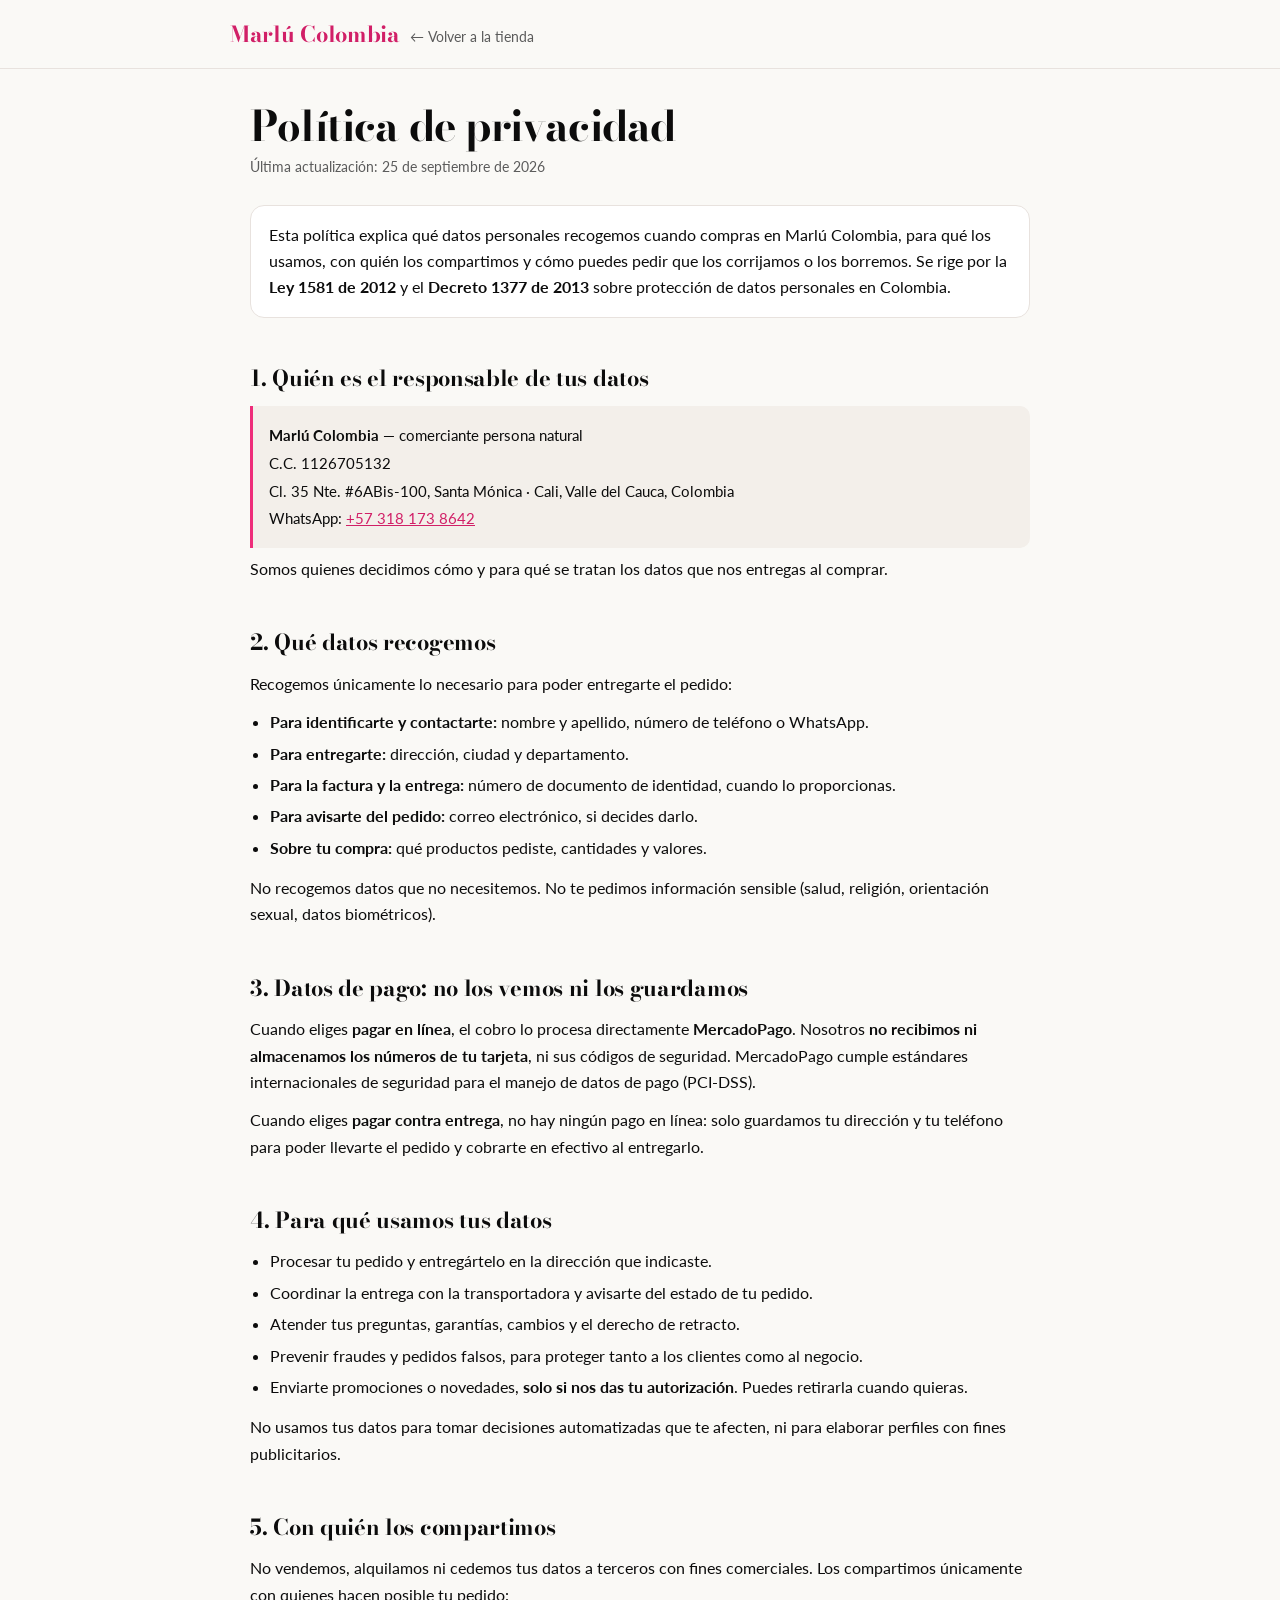
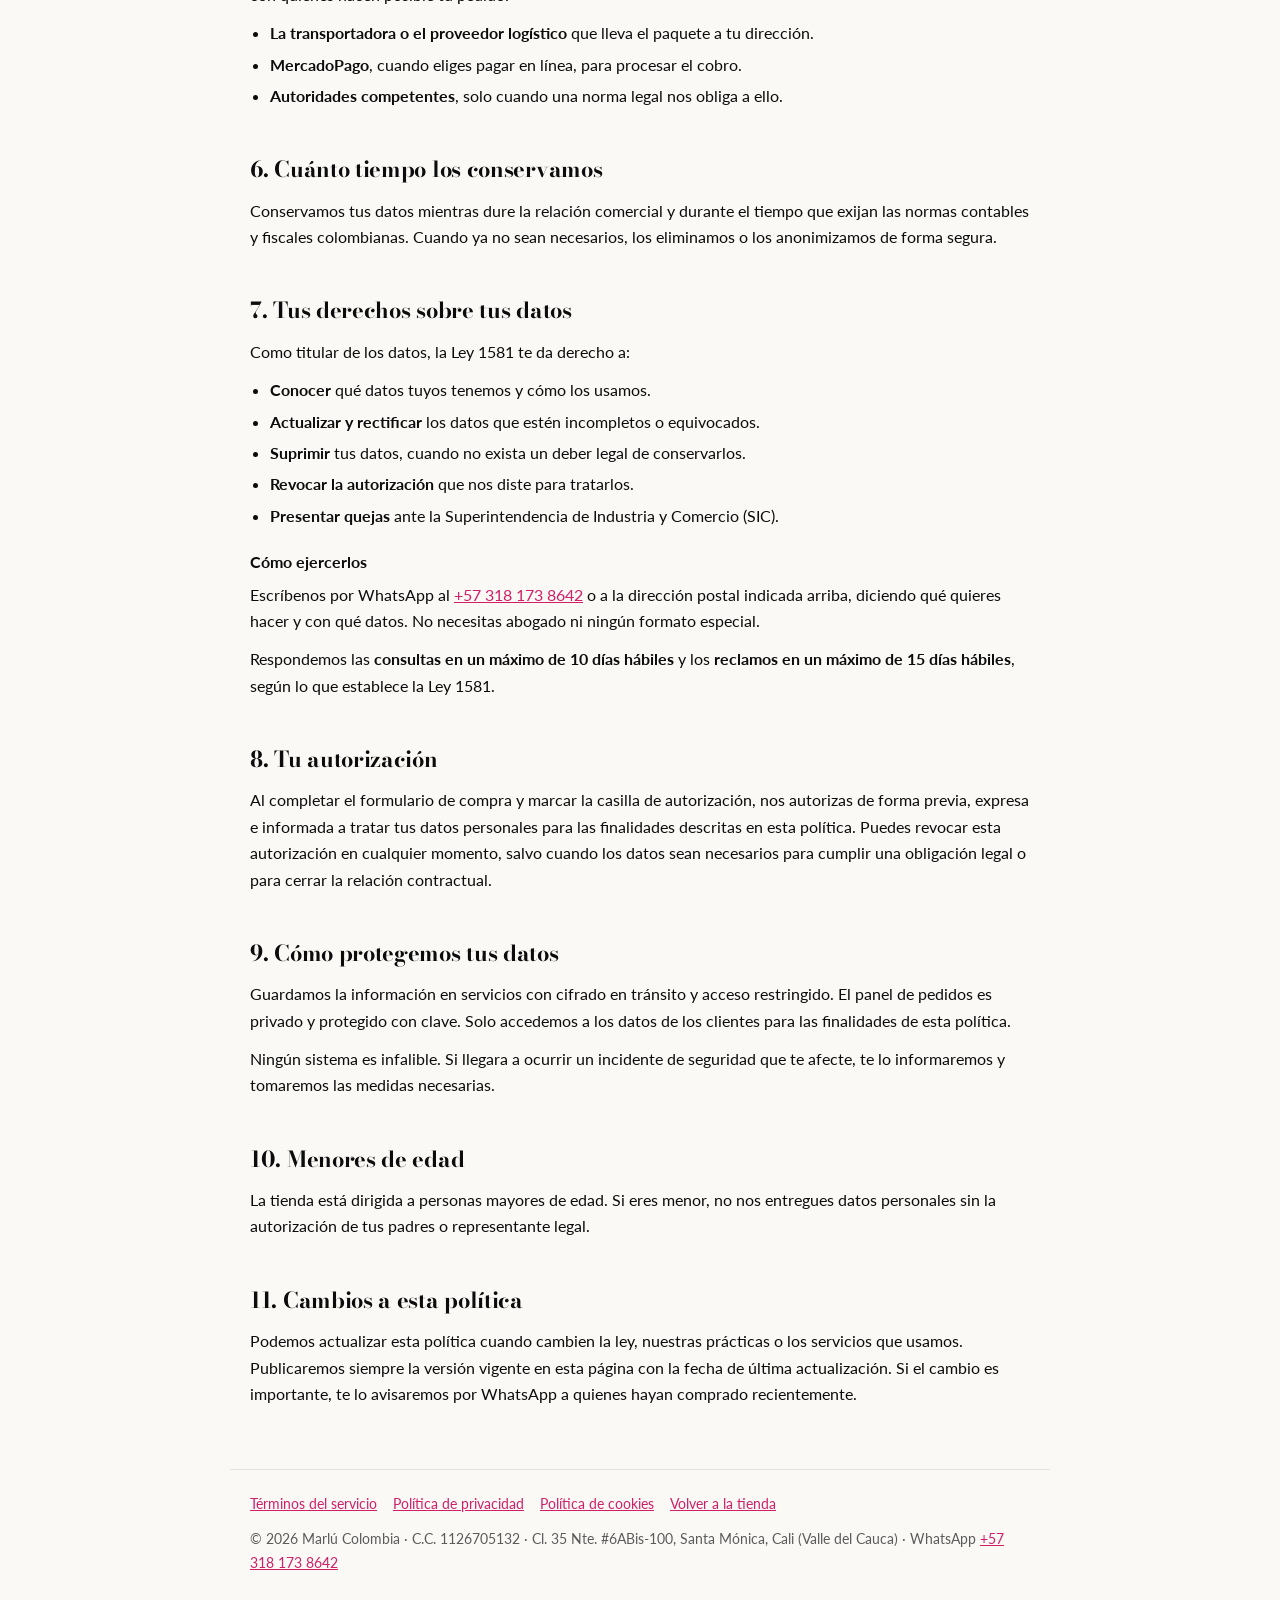
<file: privacidad.html>
<!DOCTYPE html>
<html lang="es">
<head>
<meta charset="UTF-8">
<meta name="viewport" content="width=device-width, initial-scale=1">
<title>Política de privacidad · Marlú Colombia</title>
<meta name="description" content="Cómo Marlú Colombia recoge, usa y protege tus datos personales, y cómo ejercer tus derechos (Ley 1581 de 2012).">
<link rel="preconnect" href="https://fonts.googleapis.com">
<link rel="preconnect" href="https://fonts.gstatic.com" crossorigin>
<link href="https://fonts.googleapis.com/css2?family=Bodoni+Moda:ital,opsz,wght@0,6..96,400..900;1,6..96,400..900&family=Lato:wght@100..900&display=swap" rel="stylesheet">
<style>
  :root{
    --bg:#FAF9F6; --card:#fff; --ink:#0C0C0C; --mut:#5B5B5B;
    --accent:#EE2D7A; --accent-d:#d11f67; --line:#E8E2DE; --soft:#F3EFEA;
    --serif:'Bodoni Moda', Georgia, serif; --sans:'Lato', Arial, sans-serif;
  }
  *{box-sizing:border-box}
  body{margin:0; background:var(--bg); color:var(--ink);
    font-family:var(--sans), system-ui, -apple-system, Arial, sans-serif;
    font-size:16px; line-height:1.65}
  a{color:var(--accent-d)}
  header.legal-top{background:rgba(250,249,246,.97); border-bottom:1px solid var(--line);
    padding:16px 20px; position:sticky; top:0; z-index:10}
  header.legal-top .env{max-width:820px; margin:0 auto; display:flex; flex-wrap:wrap;
    align-items:baseline; gap:10px}
  .marca{font-family:var(--serif); font-weight:700; font-size:22px; letter-spacing:-.3px;
    color:var(--accent-d); text-decoration:none}
  header.legal-top .volver{font-size:13.5px; color:var(--mut); text-decoration:none}
  header.legal-top .volver:hover{color:var(--accent-d); text-decoration:underline}
  main{max-width:820px; margin:0 auto; padding:34px 20px 10px}
  h1{font-family:var(--serif); font-weight:700; font-size:clamp(28px,6vw,42px);
    line-height:1.12; letter-spacing:-.8px; margin:0 0 6px}
  .fecha{color:var(--mut); font-size:13.5px; margin:0 0 26px}
  .intro{background:var(--card); border:1px solid var(--line); border-radius:14px;
    padding:16px 18px; margin:0 0 30px}
  h2{font-family:var(--serif); font-weight:700; font-size:22px; letter-spacing:-.3px;
    margin:34px 0 10px; padding-top:8px}
  h3{font-size:16px; margin:20px 0 6px}
  p{margin:0 0 12px}
  ul{margin:0 0 14px; padding-left:20px}
  li{margin:5px 0}
  .datos{background:var(--soft); border-left:3px solid var(--accent); border-radius:0 10px 10px 0;
    padding:14px 16px; margin:0 0 8px}
  .datos p{margin:3px 0; font-size:15px}
  strong{font-weight:700}
  footer.legal-pie{max-width:820px; margin:40px auto 0; padding:22px 20px 40px;
    border-top:1px solid var(--line); font-size:14px; color:var(--mut)}
  footer.legal-pie nav{display:flex; flex-wrap:wrap; gap:8px 16px; margin-bottom:12px}
  footer.legal-pie nav a{color:var(--accent-d)}
</style>
</head>
<body>

<header class="legal-top">
  <div class="env">
    <a class="marca" href="index.html">Marlú Colombia</a>
    <a class="volver" href="index.html">← Volver a la tienda</a>
  </div>
</header>

<main>
  <h1>Política de privacidad</h1>
  <p class="fecha">Última actualización: 25 de septiembre de 2026</p>

  <p class="intro">Esta política explica qué datos personales recogemos cuando compras en Marlú Colombia,
  para qué los usamos, con quién los compartimos y cómo puedes pedir que los corrijamos o los borremos.
  Se rige por la <strong>Ley 1581 de 2012</strong> y el <strong>Decreto 1377 de 2013</strong> sobre
  protección de datos personales en Colombia.</p>

  <h2>1. Quién es el responsable de tus datos</h2>
  <div class="datos">
    <p><strong>Marlú Colombia</strong> — comerciante persona natural</p>
    <p>C.C. 1126705132</p>
    <p>Cl. 35 Nte. #6ABis-100, Santa Mónica · Cali, Valle del Cauca, Colombia</p>
    <p>WhatsApp: <a href="https://wa.me/573181738642" target="_blank" rel="noopener">+57 318 173 8642</a></p>
  </div>
  <p>Somos quienes decidimos cómo y para qué se tratan los datos que nos entregas al comprar.</p>

  <h2>2. Qué datos recogemos</h2>
  <p>Recogemos únicamente lo necesario para poder entregarte el pedido:</p>
  <ul>
    <li><strong>Para identificarte y contactarte:</strong> nombre y apellido, número de teléfono o WhatsApp.</li>
    <li><strong>Para entregarte:</strong> dirección, ciudad y departamento.</li>
    <li><strong>Para la factura y la entrega:</strong> número de documento de identidad, cuando lo proporcionas.</li>
    <li><strong>Para avisarte del pedido:</strong> correo electrónico, si decides darlo.</li>
    <li><strong>Sobre tu compra:</strong> qué productos pediste, cantidades y valores.</li>
  </ul>
  <p>No recogemos datos que no necesitemos. No te pedimos información sensible (salud, religión,
  orientación sexual, datos biométricos).</p>

  <h2>3. Datos de pago: no los vemos ni los guardamos</h2>
  <p>Cuando eliges <strong>pagar en línea</strong>, el cobro lo procesa directamente
  <strong>MercadoPago</strong>. Nosotros <strong>no recibimos ni almacenamos los números de tu tarjeta</strong>,
  ni sus códigos de seguridad. MercadoPago cumple estándares internacionales de seguridad para el manejo
  de datos de pago (PCI-DSS).</p>
  <p>Cuando eliges <strong>pagar contra entrega</strong>, no hay ningún pago en línea: solo guardamos tu
  dirección y tu teléfono para poder llevarte el pedido y cobrarte en efectivo al entregarlo.</p>

  <h2>4. Para qué usamos tus datos</h2>
  <ul>
    <li>Procesar tu pedido y entregártelo en la dirección que indicaste.</li>
    <li>Coordinar la entrega con la transportadora y avisarte del estado de tu pedido.</li>
    <li>Atender tus preguntas, garantías, cambios y el derecho de retracto.</li>
    <li>Prevenir fraudes y pedidos falsos, para proteger tanto a los clientes como al negocio.</li>
    <li>Enviarte promociones o novedades, <strong>solo si nos das tu autorización</strong>. Puedes retirarla cuando quieras.</li>
  </ul>
  <p>No usamos tus datos para tomar decisiones automatizadas que te afecten, ni para elaborar perfiles
  con fines publicitarios.</p>

  <h2>5. Con quién los compartimos</h2>
  <p>No vendemos, alquilamos ni cedemos tus datos a terceros con fines comerciales. Los compartimos
  únicamente con quienes hacen posible tu pedido:</p>
  <ul>
    <li><strong>La transportadora o el proveedor logístico</strong> que lleva el paquete a tu dirección.</li>
    <li><strong>MercadoPago</strong>, cuando eliges pagar en línea, para procesar el cobro.</li>
    <li><strong>Autoridades competentes</strong>, solo cuando una norma legal nos obliga a ello.</li>
  </ul>

  <h2>6. Cuánto tiempo los conservamos</h2>
  <p>Conservamos tus datos mientras dure la relación comercial y durante el tiempo que exijan las
  normas contables y fiscales colombianas. Cuando ya no sean necesarios, los eliminamos o los
  anonimizamos de forma segura.</p>

  <h2>7. Tus derechos sobre tus datos</h2>
  <p>Como titular de los datos, la Ley 1581 te da derecho a:</p>
  <ul>
    <li><strong>Conocer</strong> qué datos tuyos tenemos y cómo los usamos.</li>
    <li><strong>Actualizar y rectificar</strong> los datos que estén incompletos o equivocados.</li>
    <li><strong>Suprimir</strong> tus datos, cuando no exista un deber legal de conservarlos.</li>
    <li><strong>Revocar la autorización</strong> que nos diste para tratarlos.</li>
    <li><strong>Presentar quejas</strong> ante la Superintendencia de Industria y Comercio (SIC).</li>
  </ul>
  <h3>Cómo ejercerlos</h3>
  <p>Escríbenos por WhatsApp al <a href="https://wa.me/573181738642" target="_blank" rel="noopener">+57 318 173 8642</a>
  o a la dirección postal indicada arriba, diciendo qué quieres hacer y con qué datos. No necesitas
  abogado ni ningún formato especial.</p>
  <p>Respondemos las <strong>consultas en un máximo de 10 días hábiles</strong> y los
  <strong>reclamos en un máximo de 15 días hábiles</strong>, según lo que establece la Ley 1581.</p>

  <h2>8. Tu autorización</h2>
  <p>Al completar el formulario de compra y marcar la casilla de autorización, nos autorizas de forma
  previa, expresa e informada a tratar tus datos personales para las finalidades descritas en esta
  política. Puedes revocar esta autorización en cualquier momento, salvo cuando los datos sean
  necesarios para cumplir una obligación legal o para cerrar la relación contractual.</p>

  <h2>9. Cómo protegemos tus datos</h2>
  <p>Guardamos la información en servicios con cifrado en tránsito y acceso restringido. El panel de
  pedidos es privado y protegido con clave. Solo accedemos a los datos de los clientes para las
  finalidades de esta política.</p>
  <p>Ningún sistema es infalible. Si llegara a ocurrir un incidente de seguridad que te afecte, te lo
  informaremos y tomaremos las medidas necesarias.</p>

  <h2>10. Menores de edad</h2>
  <p>La tienda está dirigida a personas mayores de edad. Si eres menor, no nos entregues datos
  personales sin la autorización de tus padres o representante legal.</p>

  <h2>11. Cambios a esta política</h2>
  <p>Podemos actualizar esta política cuando cambien la ley, nuestras prácticas o los servicios que
  usamos. Publicaremos siempre la versión vigente en esta página con la fecha de última actualización.
  Si el cambio es importante, te lo avisaremos por WhatsApp a quienes hayan comprado recientemente.</p>
</main>

<footer class="legal-pie">
  <nav>
    <a href="terminos.html">Términos del servicio</a>
    <a href="privacidad.html">Política de privacidad</a>
    <a href="cookies.html">Política de cookies</a>
    <a href="index.html">Volver a la tienda</a>
  </nav>
  <p>© 2026 Marlú Colombia · C.C. 1126705132 · Cl. 35 Nte. #6ABis-100, Santa Mónica, Cali (Valle del Cauca) ·
  WhatsApp <a href="https://wa.me/573181738642" target="_blank" rel="noopener">+57 318 173 8642</a></p>
</footer>

</body>
</html>
</file>
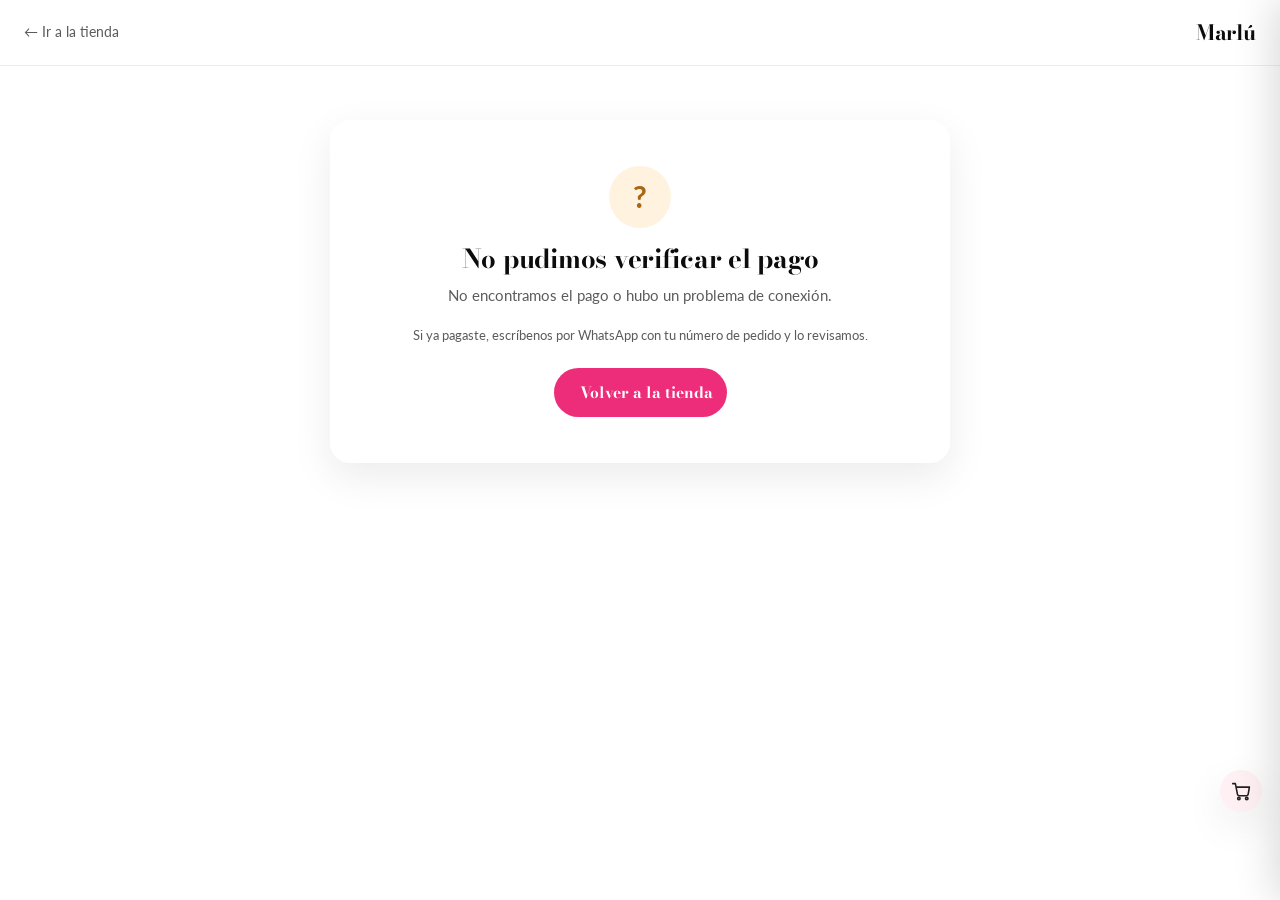
<file: resultado.html>
<!DOCTYPE html>
<html lang="es">
<head>
<meta charset="UTF-8">
<meta name="viewport" content="width=device-width, initial-scale=1">
<meta name="theme-color" content="#e0699a">
<title>Resultado del pago — Marlú</title>
<meta name="robots" content="noindex">
<link rel="preconnect" href="https://fonts.googleapis.com">
<link rel="preconnect" href="https://fonts.gstatic.com" crossorigin>
<link href="https://fonts.googleapis.com/css2?family=Bodoni+Moda:ital,opsz,wght@0,6..96,400..900;1,6..96,400..900&family=Lato:wght@100..900&display=swap" rel="stylesheet">
<link rel="stylesheet" href="css/style.css">
</head>
<body data-pagina="resultado">

<header class="checkout-top">
  <div class="container checkout-top-inner">
    <a href="index.html" class="checkout-volver">&larr; Ir a la tienda</a>
    <a href="index.html" class="checkout-marca">Marlú</a>
  </div>
</header>

<main class="section resultado-pagina">
  <div class="container resultado-caja">

    <div id="cargando" class="resultado-estado">
      <div class="resultado-spinner"></div>
      <h1>Verificando tu pago…</h1>
      <p>Estamos confirmando el estado con la pasarela. No cierres esta página.</p>
    </div>

    <div id="aprobado" class="resultado-estado" hidden>
      <div class="resultado-icono ok">&#10003;</div>
      <h1>¡Pago confirmado!</h1>
      <p class="resultado-sub">Gracias por tu compra. Ya estamos preparando tu pedido.</p>
      <div class="resultado-detalle" id="detalleAprobado"></div>
      <p class="resultado-nota">Te contactaremos al WhatsApp que registraste para coordinar la entrega.</p>
      <a href="index.html" class="btn-pill">Seguir comprando</a>
    </div>

    <div id="pendiente" class="resultado-estado" hidden>
      <div class="resultado-icono warn">&#8226;</div>
      <h1>Pago en proceso</h1>
      <p class="resultado-sub">Tu pago quedó <strong>pendiente</strong>. Con PSE es normal: el banco todavía no nos confirmó la transacción.</p>
      <div class="resultado-detalle" id="detallePendiente"></div>
      <p class="resultado-nota">Te avisaremos por WhatsApp en cuanto se confirme. Si prefieres, escríbenos y lo revisamos juntos.</p>
      <a href="index.html" class="btn-pill">Volver a la tienda</a>
    </div>

    <div id="rechazado" class="resultado-estado" hidden>
      <div class="resultado-icono error">&times;</div>
      <h1>El pago no se completó</h1>
      <p class="resultado-sub" id="motivoRechazo">La pasarela rechazó la transacción. No se te hizo ningún cobro.</p>
      <p class="resultado-nota">Puedes intentarlo otra vez con otro medio de pago u otro banco.</p>
      <div class="resultado-acciones">
        <a href="checkout.html" class="btn-pill">Reintentar el pago</a>
        <a href="index.html" class="btn-pill btn-secundario">Volver a la tienda</a>
      </div>
    </div>

    <div id="desconocido" class="resultado-estado" hidden>
      <div class="resultado-icono warn">?</div>
      <h1>No pudimos verificar el pago</h1>
      <p class="resultado-sub">No encontramos el pago o hubo un problema de conexión.</p>
      <p class="resultado-nota">Si ya pagaste, escríbenos por WhatsApp con tu número de pedido y lo revisamos.</p>
      <a href="index.html" class="btn-pill">Volver a la tienda</a>
    </div>

  </div>
</main>

<script src="js/config.js"></script>
<script src="js/productos.js"></script>
<script src="js/carrito.js"></script>
<script>
(function () {
  'use strict';

  var qs = new URLSearchParams(window.location.search);
  var pagoId = qs.get('payment_id') || qs.get('collection_id') || qs.get('id');

  var cajas = ['cargando', 'aprobado', 'pendiente', 'rechazado', 'desconocido'];
  function mostrar(id) {
    cajas.forEach(function (c) {
      var el = document.getElementById(c);
      if (el) el.hidden = (c !== id);
    });
  }

  function dinero(n) {
    return '$' + Number(n || 0).toLocaleString('es-CO');
  }

  function esc(s) {
    return String(s == null ? '' : s).replace(/[&<>"]/g, function (c) {
      return { '&': '&amp;', '<': '&lt;', '>': '&gt;', '"': '&quot;' }[c];
    });
  }

  function datosComprador() {
    try {
      return JSON.parse(sessionStorage.getItem('beauten_comprador') || 'null');
    } catch (e) {
      return null;
    }
  }

  function bloqueDetalle(pago) {
    var c = datosComprador();
    var html = '<div class="detalle-linea"><span>Número de pago</span><strong>' + esc(pago.id) + '</strong></div>';
    if (pago.monto) html += '<div class="detalle-linea"><span>Monto</span><strong>' + dinero(pago.monto) + '</strong></div>';
    if (pago.metodo) html += '<div class="detalle-linea"><span>Medio</span><strong>' + esc(String(pago.metodo).toUpperCase()) + '</strong></div>';
    if (c) {
      html += '<div class="detalle-linea"><span>Enviamos a</span><strong>' + esc(c.nombre + ' ' + c.apellido) + '</strong></div>';
      html += '<div class="detalle-linea"><span>Dirección</span><strong>' + esc(c.direccion + ', ' + c.ciudad) + '</strong></div>';
    }
    return html;
  }

  if (!pagoId) {
    mostrar('desconocido');
    return;
  }

  fetch(beautenUrl('/api/consulta-pago?id=' + encodeURIComponent(pagoId)))
    .then(function (r) { return r.json().then(function (d) { return { ok: r.ok, d: d }; }); })
    .then(function (res) {
      var pago = res.d || {};

      if (!res.ok || !pago.estado) {
        mostrar('desconocido');
        return;
      }

      if (pago.estado === 'approved') {
        document.getElementById('detalleAprobado').innerHTML = bloqueDetalle(pago);
        mostrar('aprobado');
        if (window.BeauTenCarrito) window.BeauTenCarrito.vaciar();
      } else if (pago.estado === 'pending' || pago.estado === 'in_process' || pago.estado === 'authorized') {
        document.getElementById('detallePendiente').innerHTML = bloqueDetalle(pago);
        mostrar('pendiente');
      } else {
        if (pago.detalle) {
          document.getElementById('motivoRechazo').textContent =
            'La pasarela rechazó la transacción (' + pago.detalle + '). No se te hizo ningún cobro.';
        }
        mostrar('rechazado');
      }
    })
    .catch(function () {
      mostrar('desconocido');
    });
})();
</script>
</body>
</html>
</file>
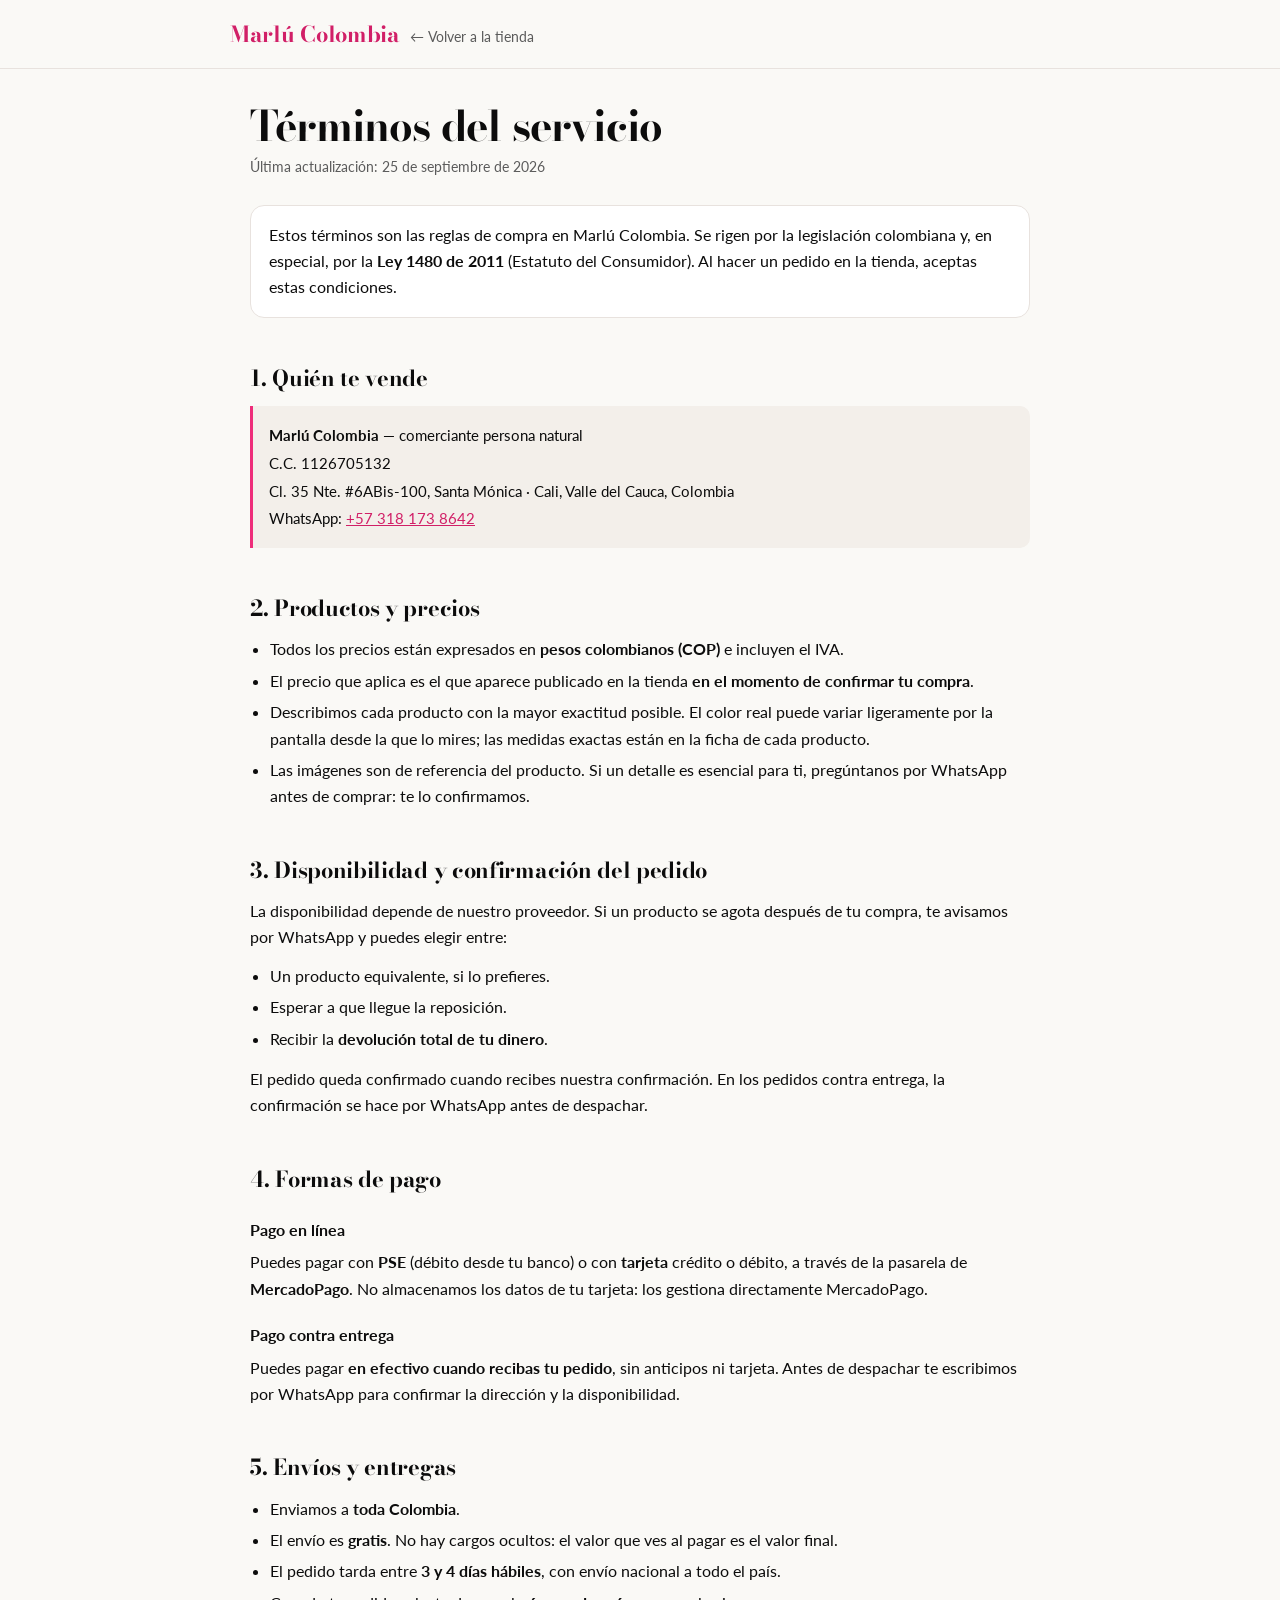
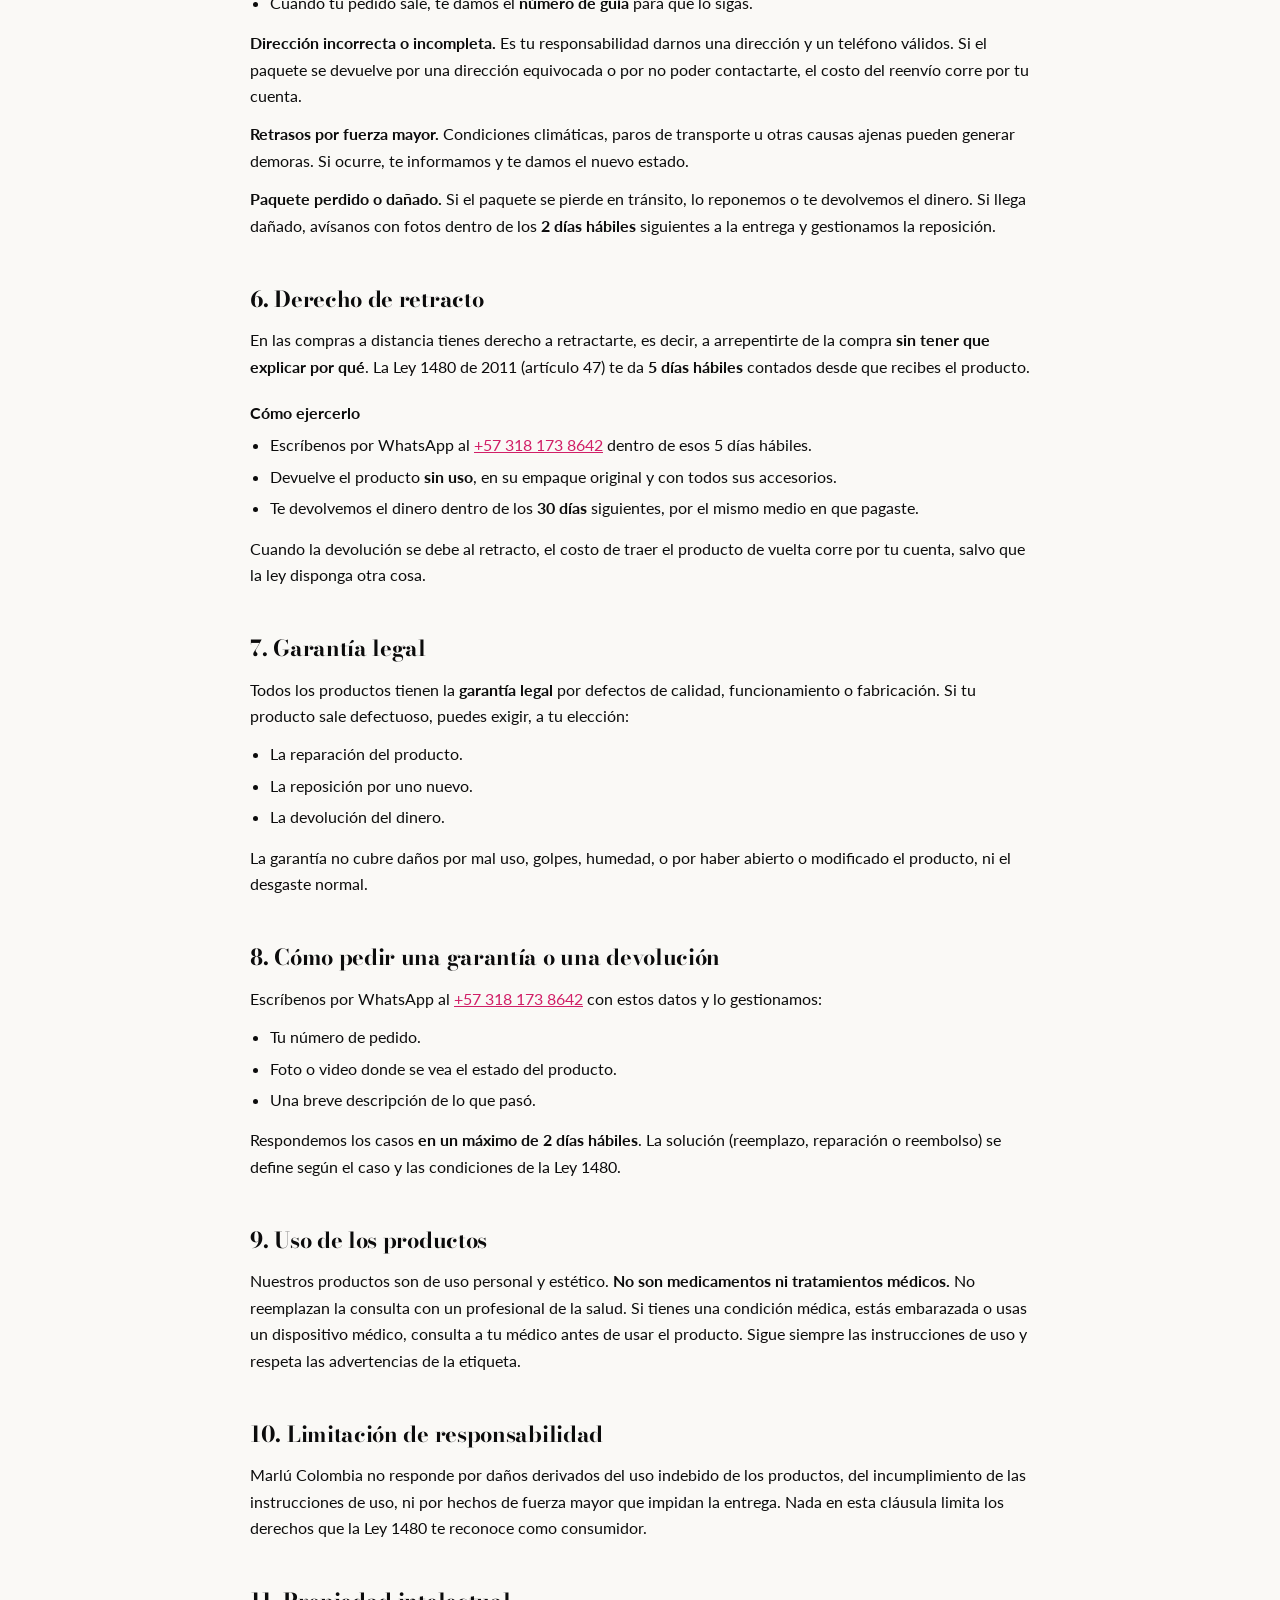
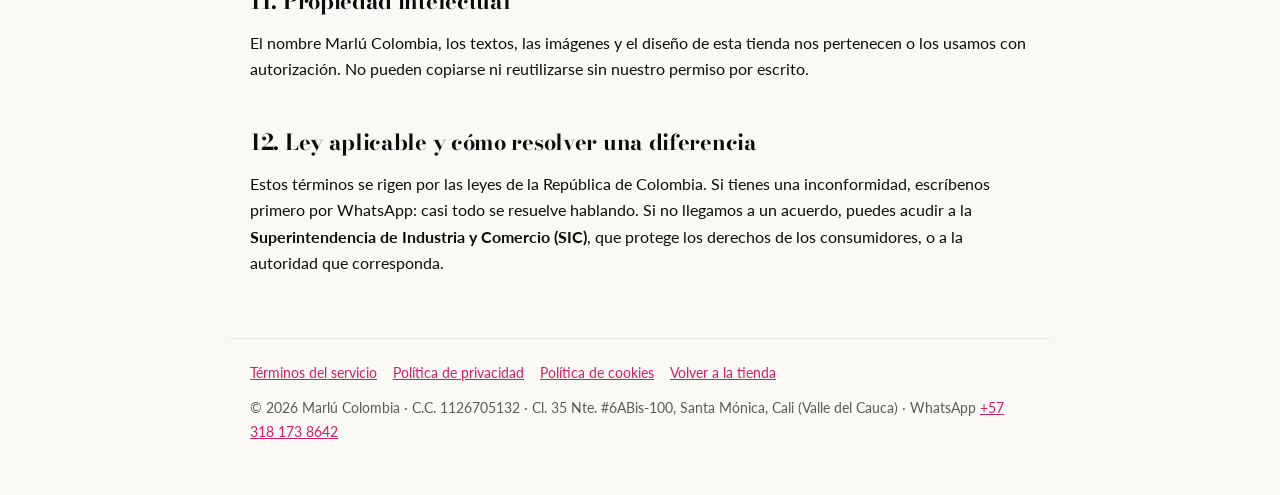
<file: terminos.html>
<!DOCTYPE html>
<html lang="es">
<head>
<meta charset="UTF-8">
<meta name="viewport" content="width=device-width, initial-scale=1">
<title>Términos del servicio · Marlú Colombia</title>
<meta name="description" content="Términos y condiciones de compra en Marlú Colombia: precios, pagos, envíos, garantía y derecho de retracto (Ley 1480 de 2011).">
<link rel="preconnect" href="https://fonts.googleapis.com">
<link rel="preconnect" href="https://fonts.gstatic.com" crossorigin>
<link href="https://fonts.googleapis.com/css2?family=Bodoni+Moda:ital,opsz,wght@0,6..96,400..900;1,6..96,400..900&family=Lato:wght@100..900&display=swap" rel="stylesheet">
<style>
  :root{
    --bg:#FAF9F6; --card:#fff; --ink:#0C0C0C; --mut:#5B5B5B;
    --accent:#EE2D7A; --accent-d:#d11f67; --line:#E8E2DE; --soft:#F3EFEA;
    --serif:'Bodoni Moda', Georgia, serif; --sans:'Lato', Arial, sans-serif;
  }
  *{box-sizing:border-box}
  body{margin:0; background:var(--bg); color:var(--ink);
    font-family:var(--sans), system-ui, -apple-system, Arial, sans-serif;
    font-size:16px; line-height:1.65}
  a{color:var(--accent-d)}
  header.legal-top{background:rgba(250,249,246,.97); border-bottom:1px solid var(--line);
    padding:16px 20px; position:sticky; top:0; z-index:10}
  header.legal-top .env{max-width:820px; margin:0 auto; display:flex; flex-wrap:wrap;
    align-items:baseline; gap:10px}
  .marca{font-family:var(--serif); font-weight:700; font-size:22px; letter-spacing:-.3px;
    color:var(--accent-d); text-decoration:none}
  header.legal-top .volver{font-size:13.5px; color:var(--mut); text-decoration:none}
  header.legal-top .volver:hover{color:var(--accent-d); text-decoration:underline}
  main{max-width:820px; margin:0 auto; padding:34px 20px 10px}
  h1{font-family:var(--serif); font-weight:700; font-size:clamp(28px,6vw,42px);
    line-height:1.12; letter-spacing:-.8px; margin:0 0 6px}
  .fecha{color:var(--mut); font-size:13.5px; margin:0 0 26px}
  .intro{background:var(--card); border:1px solid var(--line); border-radius:14px;
    padding:16px 18px; margin:0 0 30px}
  h2{font-family:var(--serif); font-weight:700; font-size:22px; letter-spacing:-.3px;
    margin:34px 0 10px; padding-top:8px}
  h3{font-size:16px; margin:20px 0 6px}
  p{margin:0 0 12px}
  ul{margin:0 0 14px; padding-left:20px}
  li{margin:5px 0}
  .datos{background:var(--soft); border-left:3px solid var(--accent); border-radius:0 10px 10px 0;
    padding:14px 16px; margin:0 0 8px}
  .datos p{margin:3px 0; font-size:15px}
  strong{font-weight:700}
  footer.legal-pie{max-width:820px; margin:40px auto 0; padding:22px 20px 40px;
    border-top:1px solid var(--line); font-size:14px; color:var(--mut)}
  footer.legal-pie nav{display:flex; flex-wrap:wrap; gap:8px 16px; margin-bottom:12px}
  footer.legal-pie nav a{color:var(--accent-d)}
</style>
</head>
<body>

<header class="legal-top">
  <div class="env">
    <a class="marca" href="index.html">Marlú Colombia</a>
    <a class="volver" href="index.html">← Volver a la tienda</a>
  </div>
</header>

<main>
  <h1>Términos del servicio</h1>
  <p class="fecha">Última actualización: 25 de septiembre de 2026</p>

  <p class="intro">Estos términos son las reglas de compra en Marlú Colombia. Se rigen por la legislación
  colombiana y, en especial, por la <strong>Ley 1480 de 2011</strong> (Estatuto del Consumidor).
  Al hacer un pedido en la tienda, aceptas estas condiciones.</p>

  <h2>1. Quién te vende</h2>
  <div class="datos">
    <p><strong>Marlú Colombia</strong> — comerciante persona natural</p>
    <p>C.C. 1126705132</p>
    <p>Cl. 35 Nte. #6ABis-100, Santa Mónica · Cali, Valle del Cauca, Colombia</p>
    <p>WhatsApp: <a href="https://wa.me/573181738642" target="_blank" rel="noopener">+57 318 173 8642</a></p>
  </div>

  <h2>2. Productos y precios</h2>
  <ul>
    <li>Todos los precios están expresados en <strong>pesos colombianos (COP)</strong> e incluyen el IVA.</li>
    <li>El precio que aplica es el que aparece publicado en la tienda <strong>en el momento de confirmar tu compra</strong>.</li>
    <li>Describimos cada producto con la mayor exactitud posible. El color real puede variar ligeramente
    por la pantalla desde la que lo mires; las medidas exactas están en la ficha de cada producto.</li>
    <li>Las imágenes son de referencia del producto. Si un detalle es esencial para ti, pregúntanos por
    WhatsApp antes de comprar: te lo confirmamos.</li>
  </ul>

  <h2>3. Disponibilidad y confirmación del pedido</h2>
  <p>La disponibilidad depende de nuestro proveedor. Si un producto se agota después de tu compra, te
  avisamos por WhatsApp y puedes elegir entre:</p>
  <ul>
    <li>Un producto equivalente, si lo prefieres.</li>
    <li>Esperar a que llegue la reposición.</li>
    <li>Recibir la <strong>devolución total de tu dinero</strong>.</li>
  </ul>
  <p>El pedido queda confirmado cuando recibes nuestra confirmación. En los pedidos contra entrega, la
  confirmación se hace por WhatsApp antes de despachar.</p>

  <h2>4. Formas de pago</h2>
  <h3>Pago en línea</h3>
  <p>Puedes pagar con <strong>PSE</strong> (débito desde tu banco) o con <strong>tarjeta</strong>
  crédito o débito, a través de la pasarela de <strong>MercadoPago</strong>. No almacenamos los datos
  de tu tarjeta: los gestiona directamente MercadoPago.</p>
  <h3>Pago contra entrega</h3>
  <p>Puedes pagar <strong>en efectivo cuando recibas tu pedido</strong>, sin anticipos ni tarjeta.
  Antes de despachar te escribimos por WhatsApp para confirmar la dirección y la disponibilidad.</p>

  <h2>5. Envíos y entregas</h2>
  <ul>
    <li>Enviamos a <strong>toda Colombia</strong>.</li>
    <li>El envío es <strong>gratis</strong>. No hay cargos ocultos: el valor que ves al pagar es el valor final.</li>
    <li>El pedido tarda entre <strong>3 y 4 días hábiles</strong>, con envío nacional a todo el país.</li>
    <li>Cuando tu pedido sale, te damos el <strong>número de guía</strong> para que lo sigas.</li>
  </ul>
  <p><strong>Dirección incorrecta o incompleta.</strong> Es tu responsabilidad darnos una dirección y un
  teléfono válidos. Si el paquete se devuelve por una dirección equivocada o por no poder contactarte,
  el costo del reenvío corre por tu cuenta.</p>
  <p><strong>Retrasos por fuerza mayor.</strong> Condiciones climáticas, paros de transporte u otras
  causas ajenas pueden generar demoras. Si ocurre, te informamos y te damos el nuevo estado.</p>
  <p><strong>Paquete perdido o dañado.</strong> Si el paquete se pierde en tránsito, lo reponemos o te
  devolvemos el dinero. Si llega dañado, avísanos con fotos dentro de los <strong>2 días hábiles</strong>
  siguientes a la entrega y gestionamos la reposición.</p>

  <h2>6. Derecho de retracto</h2>
  <p>En las compras a distancia tienes derecho a retractarte, es decir, a arrepentirte de la compra
  <strong>sin tener que explicar por qué</strong>. La Ley 1480 de 2011 (artículo 47) te da
  <strong>5 días hábiles</strong> contados desde que recibes el producto.</p>
  <h3>Cómo ejercerlo</h3>
  <ul>
    <li>Escríbenos por WhatsApp al <a href="https://wa.me/573181738642" target="_blank" rel="noopener">+57 318 173 8642</a> dentro de esos 5 días hábiles.</li>
    <li>Devuelve el producto <strong>sin uso</strong>, en su empaque original y con todos sus accesorios.</li>
    <li>Te devolvemos el dinero dentro de los <strong>30 días</strong> siguientes, por el mismo medio en que pagaste.</li>
  </ul>
  <p>Cuando la devolución se debe al retracto, el costo de traer el producto de vuelta corre por tu
  cuenta, salvo que la ley disponga otra cosa.</p>

  <h2>7. Garantía legal</h2>
  <p>Todos los productos tienen la <strong>garantía legal</strong> por defectos de calidad,
  funcionamiento o fabricación. Si tu producto sale defectuoso, puedes exigir, a tu elección:</p>
  <ul>
    <li>La reparación del producto.</li>
    <li>La reposición por uno nuevo.</li>
    <li>La devolución del dinero.</li>
  </ul>
  <p>La garantía no cubre daños por mal uso, golpes, humedad, o por haber abierto o modificado el
  producto, ni el desgaste normal.</p>

  <h2>8. Cómo pedir una garantía o una devolución</h2>
  <p>Escríbenos por WhatsApp al <a href="https://wa.me/573181738642" target="_blank" rel="noopener">+57 318 173 8642</a>
  con estos datos y lo gestionamos:</p>
  <ul>
    <li>Tu número de pedido.</li>
    <li>Foto o video donde se vea el estado del producto.</li>
    <li>Una breve descripción de lo que pasó.</li>
  </ul>
  <p>Respondemos los casos <strong>en un máximo de 2 días hábiles</strong>. La solución (reemplazo,
  reparación o reembolso) se define según el caso y las condiciones de la Ley 1480.</p>

  <h2>9. Uso de los productos</h2>
  <p>Nuestros productos son de uso personal y estético. <strong>No son medicamentos ni tratamientos
  médicos.</strong> No reemplazan la consulta con un profesional de la salud. Si tienes una condición
  médica, estás embarazada o usas un dispositivo médico, consulta a tu médico antes de usar el producto.
  Sigue siempre las instrucciones de uso y respeta las advertencias de la etiqueta.</p>

  <h2>10. Limitación de responsabilidad</h2>
  <p>Marlú Colombia no responde por daños derivados del uso indebido de los productos, del
  incumplimiento de las instrucciones de uso, ni por hechos de fuerza mayor que impidan la entrega.
  Nada en esta cláusula limita los derechos que la Ley 1480 te reconoce como consumidor.</p>

  <h2>11. Propiedad intelectual</h2>
  <p>El nombre Marlú Colombia, los textos, las imágenes y el diseño de esta tienda nos pertenecen o los
  usamos con autorización. No pueden copiarse ni reutilizarse sin nuestro permiso por escrito.</p>

  <h2>12. Ley aplicable y cómo resolver una diferencia</h2>
  <p>Estos términos se rigen por las leyes de la República de Colombia. Si tienes una inconformidad,
  escríbenos primero por WhatsApp: casi todo se resuelve hablando. Si no llegamos a un acuerdo, puedes
  acudir a la <strong>Superintendencia de Industria y Comercio (SIC)</strong>, que protege los derechos
  de los consumidores, o a la autoridad que corresponda.</p>
</main>

<footer class="legal-pie">
  <nav>
    <a href="terminos.html">Términos del servicio</a>
    <a href="privacidad.html">Política de privacidad</a>
    <a href="cookies.html">Política de cookies</a>
    <a href="index.html">Volver a la tienda</a>
  </nav>
  <p>© 2026 Marlú Colombia · C.C. 1126705132 · Cl. 35 Nte. #6ABis-100, Santa Mónica, Cali (Valle del Cauca) ·
  WhatsApp <a href="https://wa.me/573181738642" target="_blank" rel="noopener">+57 318 173 8642</a></p>
</footer>

</body>
</html>
</file>
<file: css/style.css>
/* ============================================================
   Marlú Colombia — PWA
   Sistema de diseño inspirado en la plantilla "Beauten" (ThemeWolfs)
   Paleta: #FAF9F6 / #FFEFF2 / #FFF0F3 / #0C0C0C / #EE2D7A / #F2C94C
   Tipografía: Playfair Display (títulos) + Lato (cuerpo)
   ============================================================ */

:root {
  --white: #FFFFFF;
  --bg: #FAF9F6;
  --pink-bg: #FFEFF2;
  --pink-soft: #FFF0F3;
  --ink: #0C0C0C;
  --accent: #EE2D7A;
  --accent-dark: #d11f67;
  --gray-mid: #5B5B5B;
  --gray-dark: #333333;
  --star: #F2C94C;
  --dark: #202020;
  --line: #E8E2DE;
  /* Serif editorial de alto contraste (referencia: Raving). */
  --serif: 'Bodoni Moda', Georgia, serif;
  --sans: 'Lato', Arial, sans-serif;
  --radius: 20px;
  --radius-sm: 16px;
  --shadow: 0 14px 40px rgba(12, 12, 12, 0.08);
  --shadow-lg: 0 24px 60px rgba(12, 12, 12, 0.12);
  --container: 1280px;
  --header-h: 106px;
}

* { margin: 0; padding: 0; box-sizing: border-box; }
[hidden] { display: none !important; }
html { scroll-behavior: smooth; -webkit-text-size-adjust: 100%; }
body {
  font-family: var(--sans);
  font-size: 16px;
  line-height: 1.65;
  color: var(--ink);
  background: var(--white);
  overflow-x: hidden;
}
img { max-width: 100%; display: block; }
a { color: inherit; text-decoration: none; }
ul { list-style: none; }
button { font-family: inherit; cursor: pointer; border: none; background: none; }
.container { width: min(var(--container), 100% - 48px); margin-inline: auto; }
.eyebrow {
  font-family: var(--sans);
  font-size: 15px;
  font-weight: 700;
  letter-spacing: 3px;
  text-transform: uppercase;
  color: var(--accent);
  margin-bottom: 14px;
}
h1, h2, h3, h4 {
  font-family: var(--serif);
  /* 700 a petición del dueño: con 600 se veía fino. */
  font-weight: 700;
  line-height: 1.15;
  letter-spacing: -0.01em;
  color: var(--ink);
}
.section { padding: 96px 0; }
.section-head { text-align: center; max-width: 640px; margin: 0 auto 52px; }
.section-head h2 { font-size: clamp(30px, 4vw, 44px); }
.section-head .eyebrow { margin-bottom: 10px; }

/* ---------- Header ---------- */
.site-header {
  position: sticky; top: 0; z-index: 100;
  background: rgba(250, 249, 246, 0.92);
  backdrop-filter: blur(10px);
  -webkit-backdrop-filter: blur(10px);
  border-bottom: 1px solid rgba(12,12,12,0.06);
  height: var(--header-h);
}
.header-inner { display: flex; align-items: center; justify-content: space-between; height: 100%; gap: 16px; }
.brand { display: inline-flex; align-items: center; gap: 11px; }
.brand-marca { height: 46px; width: auto; flex: none; }
.brand-texto {
  font-family: var(--serif);
  font-size: 31px;
  font-weight: 700;
  line-height: 1;
  letter-spacing: -0.6px;
  color: var(--accent-dark);
}
.main-nav ul { display: flex; gap: 30px; }
.main-nav a {
  font-size: 14.5px; font-weight: 600; letter-spacing: 0.2px;
  color: var(--ink); padding: 8px 0; position: relative;
}
.main-nav a::after {
  content: ""; position: absolute; left: 0; bottom: 2px;
  width: 0; height: 2px; border-radius: 2px;
  background: var(--accent); transition: width 0.3s ease;
}
.main-nav a:hover::after, .main-nav a.active::after { width: 100%; }
.header-actions { display: flex; align-items: center; gap: 10px; }
.icon-btn {
  width: 42px; height: 42px; border-radius: 50%;
  display: inline-flex; align-items: center; justify-content: center;
  color: var(--ink); position: relative; transition: background 0.3s;
}
.icon-btn:hover { background: var(--pink-bg); }
.cart-badge {
  position: absolute; top: 2px; right: 0;
  background: #E53935; color: #fff;
  font-size: 10px; font-weight: 700;
  min-width: 16px; height: 16px; border-radius: 8px;
  display: flex; align-items: center; justify-content: center;
  padding: 0 4px;
}
.nav-toggle {
  display: none; flex-direction: column; gap: 5px;
  width: 42px; height: 42px; border-radius: 50%;
  background: var(--accent); align-items: center; justify-content: center;
}
.nav-toggle span { width: 16px; height: 2px; background: #fff; border-radius: 2px; transition: 0.3s; }

/* ---------- Barra de promoción en movimiento ---------- */
.marquesina {
  background: var(--accent); color: #fff;
  overflow: hidden; position: relative;
}
.marquesina-track {
  display: flex; width: max-content;
  animation: marquesina-desliza 42s linear infinite;
  will-change: transform;
}
.marquesina-grupo { display: flex; align-items: center; white-space: nowrap; padding: 9px 0; }
.marquesina-grupo > span { padding: 0 16px; font-size: 12.5px; letter-spacing: 0.2px; }
.marquesina-grupo > span[aria-hidden="true"] { padding: 0; opacity: 0.55; }
.marquesina-grupo strong { font-weight: 800; }
.marquesina-reloj { font-weight: 800; font-variant-numeric: tabular-nums; }
/* El track lleva el contenido DUPLICADO: al desplazarse la mitad de su ancho
   el segundo grupo queda justo donde empezó el primero, y el bucle no salta. */
@keyframes marquesina-desliza {
  from { transform: translateX(0); }
  to { transform: translateX(-50%); }
}

@media (prefers-reduced-motion: reduce) {
  .marquesina-track { animation: none; }
}
@media (max-width: 560px) {
  .marquesina-grupo > span { font-size: 11.5px; padding: 0 12px; }
  .marquesina-grupo { padding: 8px 0; }
}

/* ---------- Botones píldora (patrón insignia) ---------- */
/* Fondo por defecto: .btn-pill define color:#fff. Sin un background,
   cualquier botón que no lleve .btn-dark/.btn-pink queda con texto
   blanco sobre fondo blanco, es decir, INVISIBLE. */
.btn-pill {
  background: var(--accent);
  display: inline-flex; align-items: center; gap: 12px;
  border-radius: 90px; padding: 12px 14px 12px 26px;
  font-family: var(--serif); font-size: 15.5px; font-weight: 700;
  color: #fff; transition: transform 0.25s ease, box-shadow 0.25s ease, background 0.25s ease;
  white-space: nowrap;
}
.btn-pill:hover { transform: translateY(-2px); }
.btn-dark { background: var(--ink); }
.btn-dark:hover { box-shadow: 0 12px 26px rgba(12,12,12,0.25); }
.btn-pink { background: var(--accent); }
.btn-pink:hover { background: var(--accent-dark); box-shadow: 0 12px 26px rgba(238,45,122,0.3); }
.btn-circle {
  width: 36px; height: 36px; border-radius: 50%;
  background: var(--accent); color: #fff;
  display: inline-flex; align-items: center; justify-content: center;
  flex: none;
}
.btn-small { padding: 8px 10px 8px 18px; font-size: 13.5px; gap: 8px; }
.btn-small .btn-circle { width: 28px; height: 28px; }
.btn-small .btn-circle svg { width: 13px; height: 13px; }
/* CTA de las tarjetas de producto: la clase .btn-comprar no estaba definida
   en el CSS, asi que el boton no tenia fondo y no se veia. */
.btn-comprar { background: var(--accent); padding: 12px 24px; justify-content: center; font-size: 14.5px; }
.btn-comprar:hover { background: var(--accent-dark); box-shadow: 0 12px 26px rgba(238,45,122,0.3); }
.btn-whatsapp { background: #25D366; padding: 14px 18px 14px 26px; font-size: 16px; }
.btn-whatsapp:hover { background: #1eb657; box-shadow: 0 12px 26px rgba(37,211,102,0.35); }
.install-app-btn {
  display: inline-flex; align-items: center; gap: 10px;
  border-radius: 90px; padding: 13px 26px;
  font-family: var(--serif); font-size: 15px; font-weight: 700;
  color: var(--ink);
  border: 1.5px solid rgba(12,12,12,0.25);
  background: var(--white);
  transition: transform 0.25s ease, border-color 0.25s ease, box-shadow 0.25s ease;
  white-space: nowrap;
}
.install-app-btn:hover { border-color: var(--accent); color: var(--accent); transform: translateY(-2px); box-shadow: 0 10px 22px rgba(238,45,122,0.12); }
.install-app-btn:disabled { opacity: 0.7; cursor: default; transform: none; border-color: rgba(12,12,12,0.15); color: var(--gray-mid); }
.text-link { font-weight: 700; font-size: 14px; color: var(--accent); }
.text-link span { transition: margin 0.25s; display: inline-block; }
.text-link:hover span { margin-left: 6px; }

/* ---------- Hero ---------- */
.hero {
  background: var(--bg);
  position: relative;
  overflow: hidden;
  padding: 90px 0 70px;
}
.hero-grid {
  display: grid;
  grid-template-columns: 1.05fr 0.95fr;
  align-items: center;
  gap: 60px;
  position: relative;
  z-index: 2;
}
.hero-copy h1 {
  font-size: clamp(38px, 5.2vw, 66px);
  letter-spacing: -1px;
  margin-bottom: 22px;
}
.hero-copy h1 em {
  font-style: italic;
  color: var(--accent);
  position: relative;
}
.hero-sub { color: var(--gray-mid); font-size: 17px; max-width: 480px; margin-bottom: 34px; }
.hero-cta { display: flex; flex-wrap: wrap; gap: 16px; margin-bottom: 36px; }
.hero-trust { display: flex; align-items: center; gap: 14px; }
.hero-trust .stars { display: flex; align-items: center; gap: 8px; }
.hero-trust .stars span { color: var(--star); font-size: 17px; letter-spacing: 2px; }
.hero-trust .stars strong { font-family: var(--serif); font-size: 18px; }
.hero-trust p { color: var(--gray-mid); font-size: 13.5px; }
.hero-media { position: relative; }
.hero-img {
  width: 100%; max-width: 560px; margin-inline: auto;
  border-radius: 260px 260px 24px 24px;
  object-fit: cover;
}
.hero-card {
  position: absolute; left: -6px; bottom: 26px;
  background: var(--white);
  border-radius: var(--radius);
  box-shadow: var(--shadow);
  padding: 16px 22px;
  display: flex; align-items: center; gap: 14px;
  max-width: 300px;
  animation: float 5s ease-in-out infinite;
}
.hero-card strong { font-family: var(--serif); font-size: 15.5px; display: block; }
.hero-card span { font-size: 12.5px; color: var(--gray-mid); }
.play-btn {
  width: 46px; height: 46px; border-radius: 50%;
  background: var(--accent); color: #fff; flex: none;
  display: flex; align-items: center; justify-content: center;
  transition: transform 0.3s;
}
.play-btn:hover { transform: scale(1.08); }
.hero-shapes .shape { position: absolute; pointer-events: none; z-index: 0; }
.hero-shapes .s1 { top: -30px; right: -10px; opacity: 0.5; }
.hero-shapes .s2 { bottom: 0; left: -40px; opacity: 0.6; }
.hero-shapes .s3 { top: 40%; right: -30px; opacity: 0.4; }
.watermark {
  position: absolute; bottom: -30px; left: 50%; transform: translateX(-50%);
  font-family: var(--serif); font-size: clamp(90px, 16vw, 220px);
  font-weight: 800; color: rgba(12,12,12,0.035);
  white-space: nowrap; user-select: none; pointer-events: none; z-index: 1;
  line-height: 1;
}
@keyframes float { 0%,100% { transform: translateY(0); } 50% { transform: translateY(-10px); } }

/* ---------- Categorías ---------- */
.cat-grid { display: grid; grid-template-columns: repeat(3, 1fr); gap: 26px; }
.cat-card {
  position: relative; border-radius: var(--radius);
  overflow: hidden; box-shadow: var(--shadow);
  aspect-ratio: 4 / 4.6;
  display: flex; flex-direction: column; justify-content: flex-end;
  transition: transform 0.35s ease, box-shadow 0.35s ease;
}
.cat-card:hover { transform: translateY(-6px); box-shadow: var(--shadow-lg); }
.cat-card img {
  position: absolute; inset: 0; width: 100%; height: 100%;
  object-fit: cover; z-index: 0; transition: transform 0.5s ease;
}
.cat-card:hover img { transform: scale(1.05); }
.cat-card::after {
  content: ""; position: absolute; inset: 0; z-index: 1;
  background: linear-gradient(180deg, rgba(12,12,12,0) 40%, rgba(12,12,12,0.55) 100%);
}
.cat-chip {
  position: absolute; top: 16px; left: 16px; z-index: 2;
  background: rgba(255,255,255,0.92); color: var(--ink);
  font-size: 11px; font-weight: 700; letter-spacing: 1px; text-transform: uppercase;
  padding: 6px 14px; border-radius: 90px;
}
.cat-card h3 { position: relative; z-index: 2; color: #fff; font-size: 24px; padding: 18px 20px 20px; }

/* ---------- Tarjetas de producto (patrón e-commerce premium) ---------- */
.trend-grid {
  display: grid;
  grid-template-columns: repeat(auto-fill, minmax(240px, 1fr));
  gap: 26px;
}
.product-card {
  background: var(--white); border-radius: var(--radius);
  overflow: hidden; box-shadow: var(--shadow);
  transition: transform 0.3s ease, box-shadow 0.3s ease;
  display: flex; flex-direction: column;
}
.product-card:hover { transform: translateY(-6px); box-shadow: var(--shadow-lg); }
.prod-img {
  display: block;
  position: relative; aspect-ratio: 1 / 1; overflow: hidden;
  background: var(--pink-soft);
}
.prod-img img {
  width: 100%; height: 100%; object-fit: cover;
  transition: transform 0.5s ease;
}
.product-card:hover .prod-img img { transform: scale(1.06); }
.prod-tag {
  position: absolute; top: 14px; left: 14px; z-index: 2;
  background: var(--accent); color: #fff;
  font-size: 11.5px; font-weight: 700; letter-spacing: 0.5px;
  padding: 5px 13px; border-radius: 90px;
  box-shadow: 0 6px 14px rgba(238,45,122,0.35);
}
.prod-body { padding: 20px 20px 22px; display: flex; flex-direction: column; gap: 8px; flex: 1; }
.prod-body h3 { font-size: 19px; font-weight: 600; }
.prod-rating { display: flex; align-items: center; gap: 8px; font-size: 13px; }
.prod-rating span { color: var(--star); letter-spacing: 1.5px; font-size: 15px; }
.prod-rating strong { font-family: var(--serif); font-size: 14px; }
.prod-rating small { color: var(--gray-mid); }
.prod-price { display: flex; align-items: baseline; gap: 10px; margin: 2px 0 10px; }
.prod-price .now { font-family: var(--serif); font-size: 22px; font-weight: 700; }
.prod-price .was { color: var(--gray-mid); text-decoration: line-through; font-size: 14px; }
.prod-body .btn-pill { margin-top: auto; align-self: flex-start; }

/* ---------- Oferta ---------- */
.offer { background: var(--pink-bg); }
.offer-card {
  background: var(--white);
  border-radius: 28px;
  box-shadow: var(--shadow);
  padding: 60px 56px;
  display: grid; grid-template-columns: 1.2fr 0.8fr;
  align-items: center; gap: 40px;
  position: relative; overflow: hidden;
}
.offer-copy h2 { font-size: clamp(28px, 3.4vw, 42px); margin-bottom: 16px; }
.offer-copy p { color: var(--gray-mid); margin-bottom: 28px; max-width: 520px; }
.offer-img { display: flex; align-items: center; justify-content: center; gap: 18px; }
.offer-img img {
  border-radius: 50%;
  width: clamp(90px, 12vw, 140px); height: clamp(90px, 12vw, 140px);
  object-fit: cover; box-shadow: var(--shadow);
  animation: float 5s ease-in-out infinite;
}
.offer-img img:nth-child(2) { animation-delay: 0.8s; transform: translateY(-14px); }
.offer-img img:nth-child(3) { animation-delay: 1.6s; }

/* ---------- Best sellers (grilla asimétrica) ---------- */
.best { background: var(--pink-bg); }
.filter-row {
  display: flex; align-items: center; justify-content: space-between;
  flex-wrap: wrap; gap: 16px; margin-bottom: 34px;
}
.filter-pills { display: flex; flex-wrap: wrap; gap: 10px; }
.pill {
  padding: 9px 22px; border-radius: 90px;
  border: 1px solid rgba(12,12,12,0.15);
  background: transparent; font-weight: 600; font-size: 13.5px;
  color: var(--ink); transition: all 0.25s ease;
}
.pill:hover { border-color: var(--accent); color: var(--accent); }
.pill.active { background: var(--accent); border-color: var(--accent); color: #fff; }
.best-grid {
  display: grid; grid-template-columns: repeat(3, 1fr);
  gap: 26px; align-items: stretch;
}
.product-card.featured { grid-row: span 2; }
.product-card.featured .prod-img { aspect-ratio: auto; flex: 1; min-height: 0; }
.product-card.hidden { display: none; }

/* ---------- CTA banner ---------- */
.cta-banner {
  background: linear-gradient(120deg, #FFF0F3 0%, #FFEFF2 55%, #ffe3ea 100%);
  border-radius: 28px;
  padding: 72px 56px;
  text-align: center;
  position: relative; overflow: hidden;
}
.cta-banner h2 { font-size: clamp(28px, 3.6vw, 44px); max-width: 720px; margin: 0 auto 16px; }
.cta-banner p:not(.eyebrow) { color: var(--gray-mid); margin-bottom: 30px; }
.cta-banner .eyebrow { margin-top: 0; }

/* ---------- Testimonios ---------- */
.testi-grid { display: grid; grid-template-columns: repeat(3, 1fr); gap: 24px; }
.testi-card { border-radius: var(--radius); overflow: hidden; position: relative; min-height: 300px; }
.testi-card.dark { background: var(--dark); }
.testi-card.light { background: var(--pink-soft); }
.testi-bg {
  position: absolute; inset: 0; width: 100%; height: 100%;
  object-fit: cover; opacity: 0.35;
}
.testi-avatar {
  position: absolute; top: 22px; left: 22px;
  width: 64px; height: 64px; border-radius: 50%;
  object-fit: cover; border: 3px solid #fff;
  box-shadow: var(--shadow);
}
.testi-inner {
  position: relative; z-index: 2;
  padding: 42px 30px 28px;
  display: flex; flex-direction: column; height: 100%;
}
.quote-mark {
  font-family: var(--serif); font-size: 64px; line-height: 0.6;
  color: var(--accent); height: 36px; display: block; margin-bottom: 18px;
}
.testi-card.dark .testi-inner p { color: #f3f3f3; }
.testi-inner p { font-size: 15px; flex: 1; margin-bottom: 22px; }
.testi-inner footer strong { font-family: var(--serif); display: block; font-size: 17px; }
.testi-card.dark footer strong { color: #fff; }
.testi-inner footer span { font-size: 12.5px; color: var(--gray-mid); }
.testi-card.dark footer span { color: #cdcdcd; }

/* ---------- Blog ---------- */
.blog-grid { display: grid; grid-template-columns: repeat(3, 1fr); gap: 26px; }
.blog-card {
  background: var(--white); border-radius: var(--radius);
  overflow: hidden; box-shadow: var(--shadow);
  transition: transform 0.3s ease, box-shadow 0.3s ease;
}
.blog-card:hover { transform: translateY(-6px); box-shadow: var(--shadow-lg); }
.blog-img { position: relative; aspect-ratio: 16 / 11; overflow: hidden; }
.blog-img img { width: 100%; height: 100%; object-fit: cover; transition: transform 0.5s ease; }
.blog-card:hover .blog-img img { transform: scale(1.06); }
.blog-chip {
  position: absolute; bottom: 14px; left: 14px;
  background: var(--accent); color: #fff;
  font-size: 11px; font-weight: 700; text-transform: uppercase; letter-spacing: 1px;
  padding: 5px 13px; border-radius: 90px;
}
.blog-body { padding: 22px 22px 26px; }
.blog-body h3 { font-size: 20px; font-weight: 600; margin-bottom: 10px; }
.blog-meta { color: var(--gray-mid); font-size: 13px; }

/* ---------- Contacto ---------- */
.contact { background: var(--bg); }
.contact-card {
  background: var(--white);
  border: 1px solid var(--line);
  border-radius: 28px;
  box-shadow: var(--shadow);
  padding: 56px;
  display: grid; grid-template-columns: 1.15fr 0.85fr;
  gap: 48px; align-items: center;
}
.contact-copy h2 { font-size: clamp(28px, 3.2vw, 40px); margin-bottom: 14px; }
.contact-copy > p { color: var(--gray-mid); margin-bottom: 26px; }
.benefits { display: grid; gap: 12px; }
.benefits li { display: flex; gap: 12px; align-items: flex-start; font-size: 15px; font-weight: 600; }
.benefits li span {
  flex: none; width: 24px; height: 24px; border-radius: 50%;
  background: var(--pink-bg); color: var(--accent);
  display: flex; align-items: center; justify-content: center;
  font-size: 13px; font-weight: 900;
}
.contact-cta { display: flex; flex-direction: column; align-items: center; gap: 16px; text-align: center; }
.contact-note { color: var(--gray-mid); font-size: 13px; }
@keyframes slideUp { from { transform: translateY(40px); opacity: 0; } to { transform: translateY(0); opacity: 1; } }

.section-sub { color: var(--gray-mid); font-size: 16px; max-width: 560px; margin: 14px auto 0; }
.cat-trust {
  display: flex; flex-wrap: wrap; justify-content: center; gap: 10px 26px;
  margin-top: 34px; padding-top: 22px;
  border-top: 1px solid rgba(12,12,12,0.08);
}
.cat-trust span { font-size: 13.5px; font-weight: 700; color: var(--gray-2); display: inline-flex; align-items: center; gap: 6px; }
.cat-trust span::before { content: ''; width: 8px; height: 8px; border-radius: 50%; background: var(--accent); }

/* ---------- Estilos de catálogo dinámico ---------- */
.product-card .prod-provider {
  font-size: 11.5px; color: var(--gray-mid); text-transform: uppercase;
  letter-spacing: 0.6px; margin-top: 2px;
}
.product-card .prod-desc {
  font-size: 13.5px; color: var(--gray-mid); line-height: 1.45; margin-top: -2px;
}
.prod-benefit {
  display: inline-flex; align-items: center; gap: 6px;
  background: var(--pink-soft); color: var(--accent-dark, #c2185b);
  font-size: 12px; font-weight: 700; padding: 5px 12px; border-radius: 90px;
}
.prod-cta-row { display: flex; flex-direction: column; gap: 8px; margin-top: auto; }
.btn-wa-code {
  font-size: 12px; color: var(--gray-mid); text-align: left;
}
.btn-wa-code strong { color: var(--ink); font-weight: 700; }
/* La tarjeta invita al clic: la imagen y el título abren el detalle del producto. */
.product-card .prod-img,
.product-card .prod-body h3 a { cursor: pointer; }
.product-card .prod-body h3 a:hover { color: var(--accent); }
.product-card .prod-img:focus-visible,
.product-card .prod-body h3 a:focus-visible {
  outline: 2px solid var(--accent); outline-offset: 3px; border-radius: 6px;
}
.prod-trust { font-size: 12px; color: var(--gray-mid); text-align: left; }

/* ============================================================
   PÁGINA DE DETALLE DE PRODUCTO (PDP)
   ============================================================ */
.pdp-pagina { padding: 28px 0 90px; background: var(--bg); }
.pdp-migas {
  font-size: 13px; color: var(--gray-mid);
  display: flex; flex-wrap: wrap; gap: 8px; margin-bottom: 22px;
}
.pdp-migas a:hover { color: var(--accent); }
.pdp-migas span[aria-hidden] { color: var(--line); }

.pdp-estado { text-align: center; padding: 70px 0; color: var(--gray-mid); }
.pdp-error h1 { font-family: var(--serif); font-size: clamp(24px, 3vw, 34px); margin-bottom: 10px; color: var(--ink); }
.pdp-error p { margin-bottom: 22px; }

.pdp-grid {
  display: grid;
  grid-template-columns: minmax(0, 1.05fr) minmax(0, 0.95fr);
  gap: 46px; align-items: start;
}

/* --- Galería --- */
.pdp-media { position: sticky; top: 24px; }
.pdp-principal {
  position: relative; border-radius: var(--radius); overflow: hidden;
  background: var(--pink-soft); aspect-ratio: 1 / 1; box-shadow: var(--shadow);
}
.pdp-principal img { width: 100%; height: 100%; object-fit: cover; }
.pdp-tag {
  position: absolute; top: 16px; left: 16px; z-index: 2;
  background: var(--accent); color: #fff;
  font-size: 11.5px; font-weight: 700; letter-spacing: 0.5px;
  padding: 6px 14px; border-radius: 90px;
  box-shadow: 0 6px 14px rgba(238,45,122,0.35);
}
.pdp-minis { display: flex; flex-wrap: wrap; gap: 10px; margin-top: 14px; }
.pdp-mini {
  width: 74px; height: 74px; padding: 0; border-radius: 14px;
  overflow: hidden; background: var(--pink-soft); border: 2px solid transparent;
}
.pdp-mini img { width: 100%; height: 100%; object-fit: cover; }
.pdp-mini.activa { border-color: var(--accent); }

/* --- Columna de venta --- */
.pdp-info { display: flex; flex-direction: column; gap: 14px; }
.pdp-titulo { font-family: var(--serif); font-size: clamp(26px, 3.1vw, 38px); line-height: 1.2; }
.pdp-rating { display: flex; align-items: center; gap: 8px; font-size: 13.5px; }
.pdp-estrellas { color: var(--star); letter-spacing: 1.5px; font-size: 16px; }
.pdp-rating strong { font-family: var(--serif); font-size: 15px; }
.pdp-rating small { color: var(--gray-mid); }

.pdp-precios { display: flex; flex-wrap: wrap; align-items: baseline; gap: 12px; }
.pdp-antes { color: var(--gray-mid); text-decoration: line-through; font-size: 16px; }
.pdp-ahora { font-family: var(--serif); font-size: clamp(30px, 3.6vw, 42px); font-weight: 700; color: var(--accent); }
.pdp-dcto {
  background: var(--pink-bg); color: var(--accent-dark);
  font-size: 12.5px; font-weight: 700; padding: 4px 12px; border-radius: 90px;
}
.pdp-cuotas { font-size: 13.5px; color: var(--gray-mid); }

.pdp-urgencia {
  background: var(--pink-bg); border: 1px solid rgba(238,45,122,0.25);
  border-radius: var(--radius-sm); padding: 14px 18px;
  display: flex; flex-direction: column; gap: 4px;
}
.pdp-urgencia strong { color: var(--accent-dark); font-size: 13.5px; text-transform: uppercase; letter-spacing: 1px; }
.pdp-urgencia > span { font-size: 13.5px; color: var(--gray-dark); }
.pdp-reloj { font-family: var(--serif); font-weight: 700; font-size: 18px; color: var(--accent-dark); }

.pdp-beneficio {
  align-self: flex-start; background: var(--pink-soft); color: var(--accent-dark);
  font-size: 15px; font-weight: 700; padding: 7px 16px; border-radius: 90px;
}
.pdp-descripcion { font-size: 15.5px; color: var(--gray-dark); line-height: 1.7; }

/* --- Resumen de confianza --- */
.pdp-confianza { display: grid; gap: 8px; margin: 2px 0; }
.pdp-confianza li { display: flex; align-items: flex-start; gap: 10px; font-size: 14.5px; color: var(--gray-dark); }
.pdp-confianza li > span { flex: none; color: #2E9E5B; font-weight: 700; }

/* --- Secciones desplegables --- */
.pdp-acordeones { display: grid; gap: 10px; margin-top: 4px; }
.pdp-acordeon {
  border: 1px solid var(--line); border-radius: var(--radius-sm);
  background: var(--white); overflow: hidden;
}
.pdp-acordeon-cab {
  width: 100%; display: flex; align-items: center; justify-content: space-between; gap: 12px;
  padding: 15px 18px; background: transparent; border: 0; cursor: pointer; text-align: left;
  font-family: var(--sans); font-size: 15px; font-weight: 700; color: var(--ink);
}
.pdp-acordeon-cab:hover { color: var(--accent); }
.pdp-mas { position: relative; flex: none; width: 16px; height: 16px; color: var(--accent); }
.pdp-mas::before,
.pdp-mas::after {
  content: ''; position: absolute; left: 0; top: 50%;
  width: 16px; height: 2px; border-radius: 2px; background: currentColor;
  transform: translateY(-50%);
}
.pdp-mas::after { transition: transform 0.2s ease; transform: translateY(-50%) rotate(90deg); }
.pdp-acordeon.abierto .pdp-mas::after { transform: translateY(-50%) rotate(0deg); }
.pdp-acordeon-panel { padding: 0 18px 18px; display: grid; gap: 12px; }
.pdp-acordeon-intro { font-size: 14.5px; color: var(--gray-dark); line-height: 1.7; }
.pdp-acordeon-cierre {
  border-top: 1px solid var(--line); padding-top: 12px;
  font-size: 12.5px; color: var(--gray-mid); line-height: 1.6;
}

/* --- Pie: métodos de pago --- */
.pdp-pie { border-top: 1px solid var(--line); background: var(--white); padding: 34px 0; }
.pdp-pagos-titulo {
  text-align: center; margin-bottom: 16px;
  font-size: 12px; font-weight: 700; letter-spacing: 1.4px; text-transform: uppercase; color: var(--gray-mid);
}
.pdp-pagos-lista { display: flex; flex-wrap: wrap; justify-content: center; gap: 10px; }
.pdp-pago {
  display: flex; flex-direction: column; align-items: center; justify-content: center; gap: 2px;
  min-width: 88px; padding: 11px 16px; border-radius: 12px;
  border: 1px solid var(--line); background: var(--bg);
}
.pdp-pago-marca { font-size: 12.5px; font-weight: 800; letter-spacing: 0.6px; color: var(--ink); }
.pdp-pago-nota { font-size: 10.5px; color: var(--gray-mid); text-align: center; }
.pdp-pie-nota { margin-top: 16px; text-align: center; font-size: 12px; color: var(--gray-mid); }
.pdp-lista { display: grid; gap: 8px; }
.pdp-lista li { display: flex; gap: 10px; font-size: 14.5px; color: var(--gray-dark); }
.pdp-lista li > span { flex: none; font-weight: 700; color: var(--accent); }
.pdp-lista-check li > span { color: #2E9E5B; }

.pdp-cta { display: flex; flex-wrap: wrap; gap: 12px; margin-top: 6px; }
.pdp-cta .btn-pill { flex: 1 1 200px; justify-content: center; text-align: center; }
.pdp-nota { font-size: 12.5px; color: var(--gray-mid); }

/* --- Barra fija inferior (solo móvil) --- */
.pdp-sticky {
  position: fixed; left: 0; right: 0; bottom: 0; z-index: 80;
  background: var(--white); border-top: 1px solid var(--line);
  box-shadow: 0 -10px 30px rgba(12,12,12,0.10);
  padding: 12px 16px calc(12px + env(safe-area-inset-bottom));
  display: none; align-items: center; gap: 14px;
}
.pdp-sticky-info { display: flex; flex-direction: column; min-width: 0; }
.pdp-sticky-nombre {
  font-size: 12.5px; color: var(--gray-mid);
  max-width: 44vw; white-space: nowrap; overflow: hidden; text-overflow: ellipsis;
}
.pdp-sticky-precio { font-family: var(--serif); font-size: 19px; font-weight: 700; color: var(--accent); }
.pdp-sticky-btn { flex: 1; justify-content: center; text-align: center; }

/* --- WhatsApp flotante --- */
.pdp-wa {
  position: fixed; right: 18px; bottom: 18px; z-index: 70;
  width: 52px; height: 52px; border-radius: 50%;
  background: #25D366; color: #fff;
  display: flex; align-items: center; justify-content: center;
  box-shadow: 0 12px 28px rgba(37,211,102,0.4);
  transition: transform 0.2s ease;
}
.pdp-wa:hover { transform: translateY(-2px); }

@media (max-width: 980px) {
  .pdp-grid { grid-template-columns: 1fr; gap: 30px; }
  .pdp-media { position: static; }
}
@media (max-width: 900px) {
  .pdp-sticky { display: flex; }
  .pdp-pagina { padding-bottom: 130px; }
  .pdp-cta { display: none; }
  .pdp-wa { bottom: 96px; }
}

/* ---------- Panel admin pedidos (solo operador) ---------- */
.admin-panel {
  margin-top: 40px; padding: 24px;
  background: #fff; border: 1px dashed rgba(238,45,122,0.4);
  border-radius: var(--radius);
}
.admin-panel h3 { font-family: var(--serif); font-size: 20px; margin-bottom: 8px; }
.admin-panel p { font-size: 13.5px; color: var(--gray-mid); margin-bottom: 14px; }
.admin-actions { display: flex; flex-wrap: wrap; gap: 10px; }
.admin-actions button {
  font-family: var(--sans); font-size: 13px; font-weight: 700;
  padding: 10px 16px; border-radius: 90px; cursor: pointer;
  border: 1.5px solid var(--ink); background: #fff; color: var(--ink);
  transition: all .25s ease;
}
.admin-actions button:hover { background: var(--ink); color: #fff; }
.btn-export { background: var(--accent) !important; border-color: var(--accent) !important; color: #fff !important; }
.btn-export:hover { background: #d11f68 !important; }

/* ---------- Modal de instalación ---------- */
.modal-backdrop {
  position: fixed; inset: 0; z-index: 300;
  background: rgba(12, 12, 12, 0.55);
  backdrop-filter: blur(4px);
  -webkit-backdrop-filter: blur(4px);
  display: flex; align-items: center; justify-content: center;
  padding: 20px;
}
.modal {
  position: relative;
  background: var(--white);
  border-radius: 24px;
  box-shadow: var(--shadow-lg);
  max-width: 480px; width: 100%;
  padding: 36px 30px 30px;
  animation: slideUp 0.35s ease;
  max-height: 90vh; overflow-y: auto;
}
.modal-close {
  position: absolute; top: 14px; right: 14px;
  width: 36px; height: 36px; border-radius: 50%;
  background: var(--pink-bg); color: var(--ink);
  font-size: 20px; line-height: 1;
  display: flex; align-items: center; justify-content: center;
}
.modal-close:hover { background: var(--pink-bg); color: var(--accent); }
.modal-icon {
  width: 64px; height: 64px; border-radius: 16px;
  margin: 0 auto 16px; box-shadow: var(--shadow);
}
.modal h3 { text-align: center; font-size: 24px; margin-bottom: 6px; }
.modal-sub { text-align: center; color: var(--gray-mid); font-size: 14px; margin-bottom: 22px; }
.modal-steps { display: grid; gap: 12px; margin-bottom: 20px; }
.step { display: flex; gap: 14px; align-items: flex-start; }
.step span {
  flex: none; width: 26px; height: 26px; border-radius: 50%;
  background: var(--ink); color: #fff;
  font-family: var(--serif); font-size: 13px; font-weight: 700;
  display: flex; align-items: center; justify-content: center;
  margin-top: 2px;
}
.step p { font-size: 14.5px; color: var(--ink); }
.modal-do { width: 100%; justify-content: center; margin-top: 6px; }
.modal-hint {
  text-align: center; font-size: 13px; color: var(--gray-mid);
  margin-top: 14px; line-height: 1.5;
}
.modal-warn {
  background: #FFF4E5; border: 1px solid #FFD9A0; color: #7a4a00;
  border-radius: 12px; padding: 12px 14px;
  font-size: 13px; line-height: 1.5; margin-bottom: 18px;
}
.modal-warn strong { color: #5c3800; }

/* ---------- Footer ---------- */
.site-footer { background: var(--dark); color: #cdcdcd; margin-top: 0; }
.footer-grid {
  display: grid; grid-template-columns: 1.4fr 1fr 1fr 1.1fr;
  gap: 44px; padding: 72px 0 56px;
}
.footer-brand .brand-pie { display: inline-flex; align-items: center; gap: 10px; }
.footer-brand .brand-pie .brand-marca { height: 40px; }
.footer-brand .brand-pie .brand-texto { color: var(--white); font-size: 27px; }
.footer-brand p { margin: 18px 0 22px; font-size: 14.5px; color: #cdcdcd; max-width: 300px; }
.socials { display: flex; gap: 10px; }
.socials a {
  width: 40px; height: 40px; border-radius: 50%;
  background: rgba(255,255,255,0.08); color: #fff;
  display: inline-flex; align-items: center; justify-content: center;
  transition: background 0.3s, transform 0.3s;
}
.socials a:hover { background: var(--accent); transform: translateY(-3px); }
.footer-col h4 {
  font-family: var(--sans); font-size: 15px; font-weight: 700; letter-spacing: 1.5px;
  text-transform: uppercase; color: #fff; margin-bottom: 22px;
}
.footer-col ul { display: grid; gap: 12px; }
.footer-col a { font-size: 14.5px; color: #cdcdcd; transition: color 0.25s, padding-left 0.25s; }
.footer-col a:hover { color: var(--accent); padding-left: 5px; }
.legal { border-top: 1px solid rgba(255,255,255,0.1); padding: 22px 0; }
.legal .container {
  display: flex; align-items: center; justify-content: space-between;
  flex-wrap: wrap; gap: 10px;
}
.legal p { font-size: 13px; color: #9a9a9a; }
.legal a { color: #cdcdcd; }
.legal a:hover { color: var(--accent); }

/* ---------- WhatsApp flotante + back-to-top ---------- */
.wa-float {
  position: fixed; right: 20px; bottom: 24px; z-index: 150;
  width: 58px; height: 58px; border-radius: 50%;
  background: #25D366; color: #fff;
  display: flex; align-items: center; justify-content: center;
  box-shadow: 0 10px 26px rgba(37,211,102,0.45);
  transition: transform 0.3s ease;
}
.wa-float:hover { transform: scale(1.1); }
.backtop {
  position: fixed; right: 26px; bottom: 96px; z-index: 140;
  width: 44px; height: 44px; border-radius: 50%;
  background: var(--ink); color: #fff;
  font-size: 18px;
  display: flex; align-items: center; justify-content: center;
  opacity: 0; visibility: hidden; pointer-events: none;
  transition: opacity 0.3s, transform 0.3s;
}
.backtop.show { opacity: 1; visibility: visible; pointer-events: auto; }
.backtop:hover { background: var(--accent); transform: translateY(-3px); }

/* ---------- Animaciones de entrada (estilo WOW fadeInUp) ---------- */
.wow-fade { opacity: 0; transform: translateY(28px); transition: opacity 0.7s ease, transform 0.7s ease; }
.wow-fade.visible { opacity: 1; transform: translateY(0); }

/* ---------- Responsive ---------- */
@media (max-width: 1024px) {
  .hero-grid { grid-template-columns: 1fr; gap: 40px; text-align: center; }
  .hero-sub { margin-inline: auto; }
  .hero-cta, .hero-trust { justify-content: center; }
  .hero-media { max-width: 520px; margin-inline: auto; }
  .cat-grid, .best-grid, .testi-grid, .blog-grid { grid-template-columns: repeat(2, 1fr); }
  .footer-grid { grid-template-columns: 1fr 1fr; }
  .offer-card, .contact-card { grid-template-columns: 1fr; padding: 44px 32px; }
  .offer-img { margin-top: 10px; }
  .contact-card { text-align: center; }
  .contact-copy > p, .benefits { max-width: 480px; margin-inline: auto; text-align: left; }
}
@media (max-width: 768px) {
  :root { --header-h: 76px; }
  .section { padding: 64px 0; }
  .nav-toggle { display: flex; }
  .main-nav {
    position: fixed; top: var(--header-h); left: 0; right: 0;
    background: var(--white);
    box-shadow: 0 20px 40px rgba(12,12,12,0.12);
    padding: 12px 24px 24px;
    max-height: 0; overflow: hidden;
    transition: max-height 0.35s ease, padding 0.3s ease;
    border-radius: 0 0 18px 18px;
  }
  .main-nav.open { max-height: 420px; padding-top: 16px; }
  .main-nav ul { flex-direction: column; gap: 4px; }
  .main-nav a { display: block; padding: 11px 6px; font-size: 16px; }
  .header-inner { gap: 8px; }
  .header-actions { gap: 2px; }
  .brand { margin-inline: auto; order: 1; }
  .nav-toggle { order: 0; }
  .header-actions { order: 2; }
  /* En el móvil conviven el menú, la insignia, el nombre y tres iconos.
     Con el nombre a 31 px no cabía: se veía apretado y encimado. */
  .brand { gap: 8px; }
  .brand-marca { height: 36px; }
  .brand-texto { font-size: 24px; letter-spacing: -0.4px; }
  .hero { padding: 56px 0 46px; }
  .hero-card { left: 8px; bottom: 10px; padding: 12px 16px; }
  .hero-card span { display: none; }
}
@media (max-width: 560px) {
  .container { width: calc(100% - 36px); }
  .cat-grid, .best-grid, .testi-grid, .blog-grid { grid-template-columns: 1fr; }
  .footer-grid { grid-template-columns: 1fr; gap: 34px; padding: 56px 0 40px; }
  .section-head h2 { font-size: 30px; }
  .prod-body h3 { font-size: 18px; }
  .cta-banner { padding: 52px 28px; }
  .offer-img img { width: 88px; height: 88px; }
  .legal .container { flex-direction: column; text-align: center; }
  .wa-float { right: 14px; bottom: 16px; width: 52px; height: 52px; }
  .backtop { right: 20px; bottom: 80px; }
}
@media (prefers-reduced-motion: reduce) {
  * { animation: none !important; transition: none !important; }
  html { scroll-behavior: auto; }
  .wow-fade { opacity: 1; transform: none; }
}

/* ---------- Información útil ---------- */
.info-grid { display: grid; grid-template-columns: repeat(3, 1fr); gap: 24px; }
.info-card {
  background: var(--white); border-radius: var(--radius);
  box-shadow: var(--shadow); padding: 28px 26px;
  scroll-margin-top: 100px;
}
.info-card h3 { font-size: 19px; font-weight: 600; margin-bottom: 10px; }
.info-card p { color: var(--gray-mid); font-size: 14.5px; line-height: 1.6; }
@media (max-width: 1024px) { .info-grid { grid-template-columns: repeat(2, 1fr); } }
@media (max-width: 560px) { .info-grid { grid-template-columns: 1fr; } }

/* ============================================================
   CARRITO DE COMPRAS
   ============================================================ */
.carrito-btn-header,
.carrito-btn-flotante {
  position: relative; cursor: pointer; border: 0;
  background: var(--pink-soft, #fdeef4); color: var(--dark, #2b2b2b);
  width: 42px; height: 42px; border-radius: 50%;
  display: inline-flex; align-items: center; justify-content: center;
  transition: background .2s ease, transform .2s ease;
}
.carrito-btn-header:hover,
.carrito-btn-flotante:hover { background: var(--accent, #e0699a); color: #fff; transform: translateY(-1px); }
.carrito-btn-flotante { position: fixed; right: 18px; bottom: 88px; z-index: 60; box-shadow: var(--shadow); }
.carrito-contador {
  position: absolute; top: -5px; right: -5px; min-width: 20px; height: 20px;
  border-radius: 999px; background: var(--accent, #e0699a); color: #fff;
  font-size: 11.5px; font-weight: 700; line-height: 20px; text-align: center; padding: 0 5px;
}
.carrito-contador.vacio { display: none; }

.carrito-drawer { position: fixed; inset: 0; z-index: 900; pointer-events: none; }
.carrito-drawer.abierto { pointer-events: auto; }
.carrito-overlay {
  position: absolute; inset: 0; background: rgba(20, 12, 16, .45);
  opacity: 0; transition: opacity .25s ease;
}
.carrito-drawer.abierto .carrito-overlay { opacity: 1; }
.carrito-panel {
  position: absolute; top: 0; right: 0; height: 100%; width: 100%; max-width: 420px;
  background: var(--white, #fff); display: flex; flex-direction: column;
  transform: translateX(102%); transition: transform .28s ease;
  box-shadow: -12px 0 40px rgba(0, 0, 0, .16);
}
.carrito-drawer.abierto .carrito-panel { transform: translateX(0); }
.carrito-head {
  display: flex; align-items: center; justify-content: space-between;
  padding: 20px 22px; border-bottom: 1px solid rgba(0, 0, 0, .07);
}
.carrito-head h3 { font-size: 19px; margin: 0; }
.carrito-cerrar { background: none; border: 0; font-size: 27px; line-height: 1; cursor: pointer; color: var(--gray-mid, #777); }
.carrito-items { flex: 1; overflow-y: auto; padding: 16px 22px; }
.carrito-item { display: flex; gap: 12px; padding: 13px 0; border-bottom: 1px solid rgba(0, 0, 0, .06); }
.carrito-item img { width: 62px; height: 62px; object-fit: cover; border-radius: 10px; flex-shrink: 0; }
.carrito-item-info { flex: 1; min-width: 0; }
.carrito-item-info h4 { font-size: 13.5px; margin: 0 0 4px; line-height: 1.35; }
.carrito-item-precio { font-size: 12.5px; color: var(--gray-mid, #777); margin: 0 0 7px; }
.carrito-cant { display: inline-flex; align-items: center; gap: 9px; border: 1px solid rgba(0, 0, 0, .13); border-radius: 999px; padding: 2px 8px; }
.carrito-cant button { background: none; border: 0; font-size: 15px; cursor: pointer; line-height: 1; padding: 2px 3px; color: var(--dark, #2b2b2b); }
.carrito-cant span { font-size: 13px; font-weight: 600; min-width: 14px; text-align: center; }
.carrito-item-der { display: flex; flex-direction: column; align-items: flex-end; justify-content: space-between; }
.carrito-item-der strong { font-size: 13.5px; }
.carrito-quitar { background: none; border: 0; color: #c05070; font-size: 11.5px; cursor: pointer; text-decoration: underline; padding: 0; }
.carrito-vacio { text-align: center; padding: 46px 10px; color: var(--gray-mid, #777); }
.carrito-vacio-sub { font-size: 13px; margin-top: 5px; }
.carrito-pie { padding: 18px 22px 24px; border-top: 1px solid rgba(0, 0, 0, .07); }
.carrito-total { display: flex; justify-content: space-between; align-items: baseline; margin-bottom: 10px; font-size: 15px; }
.carrito-total strong { font-size: 21px; }
.carrito-nota { font-size: 12.5px; color: var(--gray-mid, #777); margin: 0 0 13px; text-align: center; }
.carrito-pagar {
  display: flex; align-items: center; justify-content: center; text-align: center;
  background: var(--accent); padding: 14px 20px; gap: 0; font-size: 16px;
}
.carrito-pagar:hover { background: var(--accent-dark); }
.carrito-pagar.desactivado { opacity: .45; pointer-events: none; }

/* ============================================================
   CHECKOUT
   ============================================================ */
.checkout-top { background: var(--white, #fff); border-bottom: 1px solid rgba(0, 0, 0, .07); }
.checkout-top-inner { display: flex; align-items: center; justify-content: space-between; padding: 15px 0; }
.checkout-volver { font-size: 13.5px; color: var(--gray-mid, #777); }
.checkout-marca { font-family: var(--serif, Georgia, serif); font-size: 21px; font-weight: 700; letter-spacing: -.4px; }
.checkout-pagina { padding: 36px 0 70px; }
.checkout-titulo { font-size: 30px; margin: 0 0 26px; }
.checkout-sub { font-size: 17px; margin: 0 0 15px; }
.checkout-grid { display: grid; grid-template-columns: 1.35fr 1fr; gap: 40px; align-items: start; }
.checkout-form { background: var(--white, #fff); border-radius: var(--radius, 16px); box-shadow: var(--shadow); padding: 28px 26px 30px; }
.campo { display: block; margin-bottom: 15px; }
.campo > span { display: block; font-size: 12.8px; font-weight: 600; margin-bottom: 6px; color: var(--dark, #2b2b2b); }
.campo input, .campo select, .campo textarea {
  width: 100%; padding: 11px 13px; border: 1px solid rgba(0, 0, 0, .16); border-radius: 10px;
  font-family: inherit; font-size: 14.5px; background: #fff; color: inherit;
}
.campo input:focus, .campo select:focus, .campo textarea:focus {
  outline: none; border-color: var(--accent, #e0699a); box-shadow: 0 0 0 3px rgba(224, 105, 154, .13);
}
.campo-fila { display: grid; grid-template-columns: 1fr 1fr; gap: 14px; }
.pago-metodos { display: flex; gap: 12px; margin-bottom: 13px; }
.pago-chip {
  flex: 1; border: 1.5px solid var(--accent, #e0699a); border-radius: 12px;
  padding: 12px 14px; background: var(--pink-soft, #fdeef4);
}
.pago-chip strong { display: block; font-size: 14.5px; }
.pago-chip span { font-size: 11.8px; color: var(--gray-mid, #777); }
.checkout-aviso { font-size: 12.5px; color: var(--gray-mid, #777); line-height: 1.55; margin: 0 0 18px; }
.checkout-error {
  background: #fdeaea; border: 1px solid #f0b8b8; color: #9c2b2b;
  border-radius: 10px; padding: 12px 14px; font-size: 13.5px; margin-bottom: 15px;
}
.checkout-pagar {
  width: 100%; display: flex; align-items: center; justify-content: center;
  text-align: center; font-size: 16px; padding: 15px 20px; border: 0; cursor: pointer;
  background: var(--accent);
}
.checkout-pagar:hover { background: var(--accent-dark); }
.checkout-pagar:disabled { opacity: .55; cursor: not-allowed; }
.checkout-resumen { background: var(--white, #fff); border-radius: var(--radius, 16px); box-shadow: var(--shadow); padding: 26px 24px; position: sticky; top: 20px; }
.resumen-items { margin-bottom: 16px; }
.resumen-item { display: flex; gap: 11px; align-items: center; padding: 10px 0; border-bottom: 1px solid rgba(0, 0, 0, .06); }
.resumen-item img { width: 48px; height: 48px; object-fit: cover; border-radius: 9px; flex-shrink: 0; }
.resumen-item h4 { font-size: 12.8px; margin: 0 0 3px; line-height: 1.3; }
.resumen-item p { font-size: 11.8px; color: var(--gray-mid, #777); margin: 0; }
.resumen-item > strong { font-size: 13px; margin-left: auto; white-space: nowrap; }
.resumen-linea { display: flex; justify-content: space-between; font-size: 14px; padding: 7px 0; }
.resumen-total { border-top: 1px solid rgba(0, 0, 0, .09); margin-top: 7px; padding-top: 13px; font-size: 16px; }
.resumen-total strong { font-size: 22px; }
.resumen-vacio { font-size: 13.5px; color: var(--gray-mid, #777); padding: 14px 0; }
.checkout-seguir { display: block; text-align: center; font-size: 13px; margin-top: 14px; text-decoration: underline; color: var(--gray-mid, #777); }

/* ============================================================
   RESULTADO DEL PAGO
   ============================================================ */
.resultado-pagina { padding: 54px 0 80px; }
.resultado-caja { max-width: 620px; }
.resultado-estado { background: var(--white, #fff); border-radius: var(--radius, 16px); box-shadow: var(--shadow); padding: 46px 38px; text-align: center; }
.resultado-estado h1 { font-size: 26px; margin: 16px 0 10px; }
.resultado-sub { color: var(--gray-mid, #777); font-size: 14.5px; line-height: 1.6; margin: 0 0 18px; }
.resultado-nota { font-size: 13px; color: var(--gray-mid, #777); line-height: 1.6; margin: 18px 0 22px; }
.resultado-icono {
  width: 62px; height: 62px; border-radius: 50%; margin: 0 auto;
  display: flex; align-items: center; justify-content: center; font-size: 30px; font-weight: 700;
}
.resultado-icono.ok { background: #e3f6ea; color: #1f7a45; }
.resultado-icono.warn { background: #fff3e0; color: #a86616; }
.resultado-icono.error { background: #fdeaea; color: #a52a2a; }
.resultado-detalle { text-align: left; background: var(--pink-soft, #fdeef4); border-radius: 12px; padding: 16px 18px; margin-bottom: 6px; }
.detalle-linea { display: flex; justify-content: space-between; gap: 14px; font-size: 13.3px; padding: 5px 0; }
.detalle-linea span { color: var(--gray-mid, #777); }
.detalle-linea strong { text-align: right; }
.resultado-acciones { display: flex; gap: 12px; justify-content: center; flex-wrap: wrap; }
.btn-secundario { background: transparent !important; color: var(--accent, #e0699a) !important; border: 1.5px solid var(--accent, #e0699a); }
.resultado-spinner {
  width: 42px; height: 42px; margin: 0 auto 6px; border-radius: 50%;
  border: 3px solid rgba(224, 105, 154, .22); border-top-color: var(--accent, #e0699a);
  animation: girar .8s linear infinite;
}
@keyframes girar { to { transform: rotate(360deg); } }

@media (max-width: 900px) {
  .checkout-grid { grid-template-columns: 1fr; gap: 26px; }
  .checkout-resumen { position: static; }
}
@media (max-width: 560px) {
  .campo-fila { grid-template-columns: 1fr; gap: 0; }
  .pago-metodos { flex-direction: column; }
  .checkout-titulo { font-size: 25px; }
  .resultado-estado { padding: 34px 22px; }
}

/* ============================================================
   PANEL PRIVADO DE PEDIDOS
   ============================================================ */
.admin-pagina { padding: 40px 0 70px; }
.admin-caja { max-width: 430px; margin: 30px auto; background: var(--white, #fff); border-radius: var(--radius, 16px); box-shadow: var(--shadow); padding: 34px 30px; }
.admin-caja h1 { font-size: 24px; margin: 0 0 8px; }
.admin-sub { color: var(--gray-mid, #777); font-size: 14px; margin: 0 0 22px; }
.admin-form { margin: 0; }
.admin-nota { font-size: 12px; color: var(--gray-mid, #777); margin-top: 16px; text-align: center; }
.admin-nota code { background: var(--pink-soft, #fdeef4); padding: 2px 6px; border-radius: 5px; font-size: 11.5px; }

.admin-cabecera { display: flex; flex-wrap: wrap; gap: 14px; align-items: center; justify-content: space-between; margin-bottom: 20px; }
.admin-cabecera h1 { font-size: 26px; margin: 0; }
.admin-acciones { display: flex; flex-wrap: wrap; gap: 10px; align-items: center; }
.admin-selector { display: flex; align-items: center; gap: 8px; font-size: 12.5px; color: var(--gray-mid, #777); }
.admin-selector select { padding: 8px 10px; border: 1px solid rgba(0, 0, 0, .16); border-radius: 9px; font-family: inherit; font-size: 13px; }

.admin-resumen { display: grid; grid-template-columns: repeat(auto-fit, minmax(130px, 1fr)); gap: 12px; margin-bottom: 20px; }
.admin-tarjeta { background: var(--white, #fff); border-radius: 12px; box-shadow: var(--shadow); padding: 14px 16px; border-left: 4px solid rgba(0, 0, 0, .08); }
.admin-tarjeta span { display: block; font-size: 11.5px; color: var(--gray-mid, #777); margin-bottom: 4px; }
.admin-tarjeta strong { font-size: 19px; }
.admin-tarjeta.ok { border-left-color: #1f7a45; }
.admin-tarjeta.warn { border-left-color: #d08a24; }
.admin-tarjeta.error { border-left-color: #b53c3c; }

.admin-filtros { display: flex; gap: 8px; flex-wrap: wrap; margin-bottom: 14px; }

.admin-tabla-caja { background: var(--white, #fff); border-radius: var(--radius, 16px); box-shadow: var(--shadow); padding: 6px 0; overflow-x: auto; }
.admin-tabla { width: 100%; border-collapse: collapse; font-size: 13px; min-width: 900px; }
.admin-tabla th { text-align: left; font-size: 11.5px; text-transform: uppercase; letter-spacing: .4px; color: var(--gray-mid, #777); padding: 13px 14px; border-bottom: 1px solid rgba(0, 0, 0, .08); white-space: nowrap; }
.admin-tabla td { padding: 12px 14px; border-bottom: 1px solid rgba(0, 0, 0, .05); vertical-align: top; }
.admin-tabla tr:last-child td { border-bottom: 0; }
.admin-prod { max-width: 220px; font-size: 12px; color: var(--gray-mid, #777); }
.admin-vacio { text-align: center; color: var(--gray-mid, #777); font-size: 14px; padding: 34px 16px; }

.estado-chip { display: inline-block; padding: 3px 9px; border-radius: 999px; font-size: 11.5px; font-weight: 600; white-space: nowrap; }
.estado-chip.ok { background: #e3f6ea; color: #1f7a45; }
.estado-chip.warn { background: #fff3e0; color: #a86616; }
.estado-chip.error { background: #fdeaea; color: #a52a2a; }

@media (max-width: 560px) {
  .admin-cabecera h1 { font-size: 21px; }
  .admin-acciones { width: 100%; }
}

/* ============================================================
   BENEFICIOS CLAVE (tarea #107)
   Segunda franja de confianza: beneficios propios, sin comparar con
   otras tiendas y sin cifras de reseñas.
   ============================================================ */
.beneficios { background: var(--bg); scroll-margin-top: 110px; }
.beneficios-grid { display: grid; grid-template-columns: repeat(3, 1fr); gap: 24px; }
.beneficio-card {
  background: var(--white); border-radius: var(--radius);
  box-shadow: var(--shadow); padding: 30px 26px;
  border-top: 3px solid var(--accent);
}
.beneficio-card h3 { font-size: 19px; font-weight: 600; margin-bottom: 10px; }
.beneficio-card p { color: var(--gray-mid); font-size: 14.5px; line-height: 1.6; }
.beneficio-icono {
  width: 46px; height: 46px; border-radius: 50%;
  background: var(--pink-bg); color: var(--accent);
  display: flex; align-items: center; justify-content: center;
  font-size: 20px; font-weight: 900; margin-bottom: 16px;
}

/* ============================================================
   CONTADOR DE OFERTA (tarea #109)
   ============================================================ */
.oferta-contador {
  display: flex; flex-wrap: wrap; align-items: center; justify-content: center;
  gap: 18px 28px; text-align: center;
  background: var(--white); border: 1px dashed rgba(238, 45, 122, 0.45);
  border-radius: 24px; padding: 18px 26px; margin-bottom: 32px;
}
.oferta-texto { font-size: 14.5px; font-weight: 700; }
.oferta-texto span { display: block; font-weight: 400; color: var(--gray-mid); font-size: 13px; }
.oferta-reloj { display: flex; gap: 12px; }
.oferta-unidad {
  min-width: 74px; background: var(--ink); color: #fff;
  border-radius: 16px; padding: 10px 8px;
}
.oferta-unidad strong { display: block; font-family: var(--serif); font-size: 26px; line-height: 1.1; }
.oferta-unidad span { font-size: 11px; text-transform: uppercase; letter-spacing: 1px; color: #d6d6d6; }
.oferta-final {
  font-family: var(--serif); font-size: 22px; font-weight: 700;
  color: var(--accent); margin: 0;
}

/* ============================================================
   KITS QUE AHORRAN (tarea #109)
   ============================================================ */
.kits { background: var(--bg); scroll-margin-top: 110px; }
.kits-grid { display: grid; grid-template-columns: repeat(2, 1fr); gap: 26px; }
.kit-card {
  background: var(--white); border-radius: var(--radius);
  box-shadow: var(--shadow); padding: 28px 26px 30px;
  display: flex; flex-direction: column; gap: 14px;
}
.kit-card h3 { font-size: 22px; }
.kit-desc { color: var(--gray-mid); font-size: 14.5px; line-height: 1.55; }
.kit-ahorro {
  align-self: flex-start;
  background: var(--pink-soft); color: var(--accent-dark);
  font-size: 12.5px; font-weight: 700;
  padding: 5px 14px; border-radius: 90px;
}
.kit-productos { display: grid; gap: 12px; }
.kit-producto { display: flex; align-items: center; gap: 12px; }
.kit-producto img { width: 64px; height: 64px; border-radius: 12px; object-fit: cover; flex: none; }
.kit-producto h4 { font-family: var(--sans); font-size: 14px; font-weight: 600; }
.kit-producto p { font-size: 12.5px; color: var(--gray-mid); }
.kit-precios { display: flex; align-items: baseline; gap: 12px; }
.kit-antes { color: var(--gray-mid); text-decoration: line-through; font-size: 15px; }
.kit-ahora { font-family: var(--serif); font-size: 28px; font-weight: 700; }
.kit-card .btn-pill { align-self: flex-start; margin-top: auto; }
.kit-nota { font-size: 12.5px; color: var(--gray-mid); line-height: 1.5; }

/* ============================================================
   CUPÓN DE DESCUENTO EN EL CHECKOUT (tarea #108)
   ============================================================ */
.cupon-caja { margin-bottom: 22px; }
.cupon-fila { display: flex; gap: 10px; }
.cupon-fila input {
  flex: 1; min-width: 0; padding: 11px 13px;
  border: 1px solid rgba(0, 0, 0, .16); border-radius: 10px;
  font-family: inherit; font-size: 14.5px; text-transform: uppercase;
}
.cupon-fila input:focus {
  outline: none; border-color: var(--accent);
  box-shadow: 0 0 0 3px rgba(238, 45, 122, .13);
}
.cupon-aplicar { border: 0; padding: 11px 24px; justify-content: center; }
.cupon-quitar {
  background: none; border: 0; padding: 0 4px; cursor: pointer;
  font-size: 13px; color: var(--gray-mid); text-decoration: underline;
}
.cupon-aviso { font-size: 13px; margin-top: 10px; line-height: 1.5; }
.cupon-aviso.ok { color: #1f7a45; }
.cupon-aviso.error { color: #9c2b2b; }
.cupon-nota { font-size: 12.5px; color: var(--gray-mid); margin-top: 8px; line-height: 1.55; }
.resumen-descuento strong { color: #1f7a45; }

/* ---------- Responsive de las secciones nuevas ---------- */
@media (max-width: 1024px) {
  .beneficios-grid { grid-template-columns: repeat(2, 1fr); }
}
@media (max-width: 768px) {
  .kits-grid { grid-template-columns: 1fr; }
  .oferta-unidad { min-width: 64px; }
  .oferta-unidad strong { font-size: 22px; }
  .kit-card .btn-pill { align-self: stretch; justify-content: center; }
}
@media (max-width: 560px) {
  .beneficios-grid, .kits-grid { grid-template-columns: 1fr; }
  .oferta-contador { padding: 16px 14px; gap: 14px; }
  .oferta-reloj { gap: 6px; }
  .oferta-unidad { min-width: 0; flex: 1; padding: 8px 4px; border-radius: 12px; }
  .oferta-unidad strong { font-size: 19px; }
  .oferta-unidad span { font-size: 9.5px; letter-spacing: .5px; }
  .kit-ahora { font-size: 24px; }
  .cupon-fila { flex-direction: column; }
  .cupon-aplicar { width: 100%; }
}

/* ============================================================
   BANNER DEL CUPÓN
   ============================================================ */
.cupon-banner { background: var(--accent, #e0699a); color: #fff; }
.cupon-banner-inner {
  display: flex; align-items: center; justify-content: center;
  gap: 18px; flex-wrap: wrap; padding: 14px 0;
}
.cupon-texto strong { display: block; font-size: 15px; }
.cupon-texto span { font-size: 12.5px; opacity: .92; }
.cupon-codigo {
  display: inline-flex; flex-direction: column; align-items: center; gap: 1px;
  background: rgba(255, 255, 255, .16); border: 1.5px dashed rgba(255, 255, 255, .75);
  color: #fff; border-radius: 10px; padding: 8px 20px; cursor: pointer;
  font-family: inherit; transition: background .2s ease;
}
.cupon-codigo:hover { background: rgba(255, 255, 255, .28); }
.cupon-codigo span { font-size: 16px; font-weight: 700; letter-spacing: 1.2px; }
.cupon-codigo small { font-size: 10.5px; opacity: .9; }
@media (max-width: 560px) {
  .cupon-banner-inner { flex-direction: column; gap: 10px; text-align: center; }
}

/* ============================================================
   BARRA DE CONFIANZA (justo debajo del banner principal)
   Va en blanco para despegarla del hero, que es color --bg.
   ============================================================ */
.barra-confianza {
  background: var(--white);
  border-top: 1px solid var(--line);
  border-bottom: 1px solid var(--line);
}
.barra-confianza-grid {
  display: grid;
  grid-template-columns: repeat(4, 1fr);
  align-items: stretch;
}
.barra-confianza-item {
  display: flex; align-items: center; gap: 13px;
  padding: 20px 22px;
  border-left: 1px solid var(--line);
}
.barra-confianza-item:first-child { border-left: none; }
.barra-confianza-item svg { flex: none; color: var(--accent); }
.barra-confianza-item strong {
  display: block;
  font-family: var(--sans);
  font-size: 11px; font-weight: 900;
  letter-spacing: 1.3px; text-transform: uppercase;
  color: var(--ink); margin-bottom: 3px;
}
.barra-confianza-item span {
  display: block;
  font-size: 12.5px; line-height: 1.4;
  color: var(--gray-mid);
}
/* Al bajar a 2 columnas se reordenan las líneas separadoras */
@media (max-width: 900px) {
  .barra-confianza-grid { grid-template-columns: repeat(2, 1fr); }
  .barra-confianza-item { padding: 18px 16px; }
  .barra-confianza-item:nth-child(odd) { border-left: none; }
  .barra-confianza-item:nth-child(n+3) { border-top: 1px solid var(--line); }
}
@media (max-width: 560px) {
  .barra-confianza-item { gap: 11px; padding: 15px 12px; }
  .barra-confianza-item svg { width: 22px; height: 22px; }
  .barra-confianza-item strong { font-size: 10.5px; letter-spacing: 1px; }
  .barra-confianza-item span { font-size: 11.5px; }
}

/* ============================================================
   BANNER DE DESCUENTO (debajo de los 3 favoritos)
   Un solo banner ancho con el diseño de referencia: fondo rosa con
   degradado, imagen a la izquierda y mensaje con botón a la derecha.
   ============================================================ */
.bd-card {
  position: relative;
  display: grid;
  grid-template-columns: 38fr 62fr;
  align-items: center;
  gap: 34px;
  padding: 30px 46px 30px 30px;
  border-radius: 20px;
  overflow: hidden;
  background: radial-gradient(ellipse at 30% 50%, #F2689C 0%, #EE2D7A 45%, #C01E63 100%);
  color: #fff;
}
/* Una luz suave en la esquina y un velo oscuro hacia el lado del texto,
   como el degradado del ejemplo. El velo además sube el contraste del
   texto blanco, que sobre rosa vivo se queda corto. */
.bd-card::before {
  content: '';
  position: absolute; inset: 0;
  background:
    radial-gradient(circle at 93% 9%, rgba(255, 255, 255, .16), transparent 40%),
    linear-gradient(90deg, rgba(58, 0, 26, 0) 34%, rgba(58, 0, 26, .26) 100%);
  pointer-events: none;
}
.bd-media {
  position: relative;
  background: #fff;
  border-radius: 16px;
  padding: 14px;
  box-shadow: 0 18px 40px rgba(88, 0, 38, .26);
}
.bd-media img {
  width: 100%; height: auto; max-height: 250px;
  object-fit: contain; display: block;
}
.bd-texto { position: relative; }
.bd-etiqueta {
  font-family: var(--sans);
  font-size: 11px; font-weight: 700;
  letter-spacing: 2.4px; text-transform: uppercase;
  color: rgba(255, 255, 255, .86);
  margin-bottom: 10px;
}
.bd-titulo {
  font-family: var(--serif);
  font-size: clamp(34px, 5vw, 60px);
  line-height: 1.02; font-weight: 700;
  color: #fff; margin-bottom: 12px;
}
.bd-sub {
  font-size: 15px; line-height: 1.5;
  color: rgba(255, 255, 255, .95);
  max-width: 470px; margin-bottom: 22px;
}
.bd-sub strong {
  color: #fff; letter-spacing: .5px;
  border-bottom: 2px solid rgba(255, 255, 255, .6);
  padding-bottom: 1px;
}
.bd-btn {
  display: inline-flex; align-items: center; gap: 10px;
  background: #fff; color: #C81E66;
  font-family: var(--sans);
  font-size: 12px; font-weight: 700;
  letter-spacing: 1.6px; text-transform: uppercase;
  padding: 15px 28px; border-radius: 999px;
  transition: transform .2s ease, box-shadow .2s ease;
}
.bd-btn:hover { transform: translateY(-2px); box-shadow: 0 12px 26px rgba(88, 0, 38, .3); }
@media (max-width: 900px) {
  .bd-card {
    grid-template-columns: 1fr;
    gap: 22px; padding: 26px;
    text-align: center;
  }
  .bd-media { max-width: 240px; margin-inline: auto; }
  .bd-sub { margin-inline: auto; }
  .bd-titulo { font-size: clamp(30px, 8vw, 44px); }
}

/* ============================================================
   MODAL DE DESCUENTO (se abre solo al entrar a la página)
   Reutiliza .modal-backdrop, .modal y .modal-close de la casa; aquí
   solo se le da la forma de dos columnas del diseño de referencia:
   foto a la izquierda, mensaje y botón a la derecha.
   ============================================================ */
.modal-promo {
  max-width: 760px;
  padding: 0;
  overflow: hidden;
  display: grid;
  grid-template-columns: 42fr 58fr;
  align-items: stretch;
}
.promo-foto { background: var(--pink-bg); }
.promo-foto img {
  width: 100%; height: 100%;
  object-fit: cover; object-position: center top;
  display: block;
}
/* La columna de texto puede desplazarse sola si la pantalla es muy baja,
   así el modal nunca se corta. */
.promo-info {
  padding: 42px 34px 34px;
  align-self: center;
  max-height: 90vh; overflow-y: auto;
}
.promo-eyebrow {
  font-family: var(--sans);
  font-size: 11.5px; font-weight: 700;
  letter-spacing: 2.2px; text-transform: uppercase;
  color: var(--accent); margin-bottom: 12px;
}
.modal-promo h3 {
  text-align: left;
  font-size: clamp(23px, 3vw, 31px);
  line-height: 1.15; margin-bottom: 12px;
}
.promo-texto {
  font-size: 14.5px; line-height: 1.55;
  color: var(--gray-mid); margin-bottom: 18px;
}
.promo-codigo {
  display: flex; flex-direction: column; align-items: center; gap: 2px;
  width: 100%; margin-bottom: 16px;
  background: var(--pink-bg);
  border: 1.5px dashed var(--accent);
  color: var(--accent-dark);
  border-radius: 12px; padding: 12px 18px; cursor: pointer;
  font-family: inherit; transition: background .2s ease;
}
.promo-codigo:hover { background: var(--pink-soft); }
.promo-codigo span { font-size: 19px; font-weight: 700; letter-spacing: 2px; }
.promo-codigo small { font-size: 10.5px; color: var(--gray-mid); }
.promo-cta {
  display: flex; align-items: center; justify-content: center;
  width: 100%;
}
@media (max-width: 700px) {
  .modal-promo { grid-template-columns: 1fr; max-width: 420px; }
  .promo-foto { height: 168px; }
  .promo-info { padding: 26px 22px 24px; }
  .modal-promo h3 { font-size: 23px; }
}

/* ============================================================
   MÉTODOS DE PAGO EN EL PIE DE LA PORTADA
   Reutiliza las fichas .pdp-pago que ya usa la página de producto, pero
   adaptadas al fondo oscuro del pie. Solo los métodos que la tienda
   acepta de verdad: PSE, Visa, Mastercard y American Express.

   Contraste subido a petición de la clienta (12 sep 2026). El fondo del
   pie es #202020. Ratios medidos (WCAG AA pide 4,5:1 en texto normal):
     · relleno de la ficha vs pie ..... 1,55:1
     · borde de la ficha vs pie ....... 3,10:1  (antes 1,67 -> era lo que
                                                 hacía que las fichas casi
                                                 no se vieran)
     · PSE/VISA (blanco) ............. 10,53:1
     · notas ("Pasarela segura") ...... 7,98:1  (antes 4,89)
     · título "Métodos de pago" ...... 16,29:1  (antes 10,25)
     · nota final .................... 10,99:1  (antes 5,79)
   ============================================================ */
.pie-pagos {
  padding: 32px 0 10px;
  border-top: 1px solid rgba(255, 255, 255, .16);
}
.site-footer .pdp-pagos-titulo { color: #ffffff; letter-spacing: 1.6px; }
.site-footer .pdp-pie-nota { color: #d4d4d4; }

/* Fila de logos de pago. Cada SVG ya trae su propio recuadro blanco con
   sombra, así que sobre el pie oscuro resaltan sin necesidad de más. Se
   escalan un poco para que se lean bien también en el móvil. */
.pago-logos {
  display: flex; flex-wrap: wrap; align-items: center; justify-content: center;
  gap: 10px; margin: 0; padding: 0; list-style: none;
}
.pago-logos li { display: flex; }
.pago-logos svg { display: block; width: 48px; height: 30px; }
@media (max-width: 400px) {
  .pago-logos { gap: 8px; }
  .pago-logos svg { width: 44px; height: 28px; }
}

/* ============================================================
   AVISO ROTATIVO (pastilla flotante que aparece y se va)
   Va abajo a la IZQUIERDA a propósito: los botones flotantes de
   WhatsApp y subir están abajo a la derecha, así no se pisan.
   No captura clics (pointer-events: none): solo informa.
   ============================================================ */
.aviso-rotativo {
  position: fixed;
  left: 20px; bottom: 24px;
  z-index: 140;
  max-width: 330px;
  background: var(--pink-bg);
  color: var(--accent-dark);
  border: 1px solid rgba(238, 45, 122, .35);
  border-radius: 999px;
  padding: 11px 20px;
  box-shadow: 0 12px 28px rgba(88, 0, 38, .18);
  opacity: 0;
  transform: translateY(10px);
  transition: opacity .4s ease, transform .4s ease;
  pointer-events: none;
}
.aviso-rotativo.visible { opacity: 1; transform: translateY(0); }
.aviso-texto {
  margin: 0;
  font-family: var(--sans);
  font-size: 13.5px; font-weight: 700;
  line-height: 1.3; text-align: center;
}
@media (max-width: 560px) {
  /* Se deja libre la franja derecha para el botón de WhatsApp */
  .aviso-rotativo {
    left: 14px; right: 84px; bottom: 20px;
    max-width: none;
    padding: 10px 16px;
    border-radius: 18px;
  }
  .aviso-texto { font-size: 12.5px; }
}
@media (prefers-reduced-motion: reduce) {
  .aviso-rotativo { transition: none; }
}

/* ============================================================
   CARRUSEL PRINCIPAL
   Adaptado del carrusel de la otra tienda de la clienta, con la identidad
   de Marlú: fondo rosa con degradado, tipografía y botones de la casa.
   Reutiliza .hero-grid, .hero-copy, .hero-sub, .hero-cta, .hero-trust,
   .hero-card, .play-btn y .btn-pill, así que no duplica estilos.
   ============================================================ */
.hero-carrusel {
  position: relative;
  overflow: hidden;
  background: linear-gradient(135deg, #FFF2F6 0%, var(--bg) 46%, #FFF7FA 100%);
  padding: 0;
}
.carrusel-viewport { overflow: hidden; }
.carrusel-track {
  display: flex;
  transition: transform .6s cubic-bezier(.55, .06, .28, 1);
  will-change: transform;
}
.carrusel-slide {
  /* width EXPLÍCITO, no solo min-width. Sin él, un elemento flex con
     `flex: none` toma el ancho de su CONTENIDO, y el video mide 1280 px
     naturales: en el móvil la lámina se estiraba a 1280 px, el hero
     quedaba de 1065 px de alto y todo lo demás salía descuadrado. */
  width: 100%;
  min-width: 100%;
  flex: none;
  /* El relleno que antes tenía .hero-carrusel. Va aquí, y no al final
     del archivo, para que las media queries de tablet y móvil lo
     puedan sobreescribir. La lámina del video lo anula más abajo. */
  padding: 84px 0 104px;
}

/* La etiqueta ovalada del ejemplo, con el rosa de la marca */
.hero-badge {
  display: inline-block;
  background: var(--white);
  border: 1px solid var(--accent);
  color: var(--accent);
  border-radius: 999px;
  padding: 7px 18px;
  font-size: 11.5px; font-weight: 700;
  letter-spacing: 1.6px; text-transform: uppercase;
  margin-bottom: 20px;
}

/* Línea grande de la lámina del envío */
.slide-bajada {
  font-family: var(--serif);
  font-size: clamp(21px, 2.6vw, 30px);
  font-weight: 700;
  color: var(--accent);
  margin-bottom: 16px;
}

/* Furgoneta dibujada a medida */
.hero-van { display: block; width: 100%; max-width: 470px; margin-inline: auto; }

/* Recuadros de la lámina del descuento, como en el ejemplo */
.slide-ofertas {
  display: flex; flex-wrap: wrap; align-items: center;
  gap: 14px; margin-bottom: 20px;
}
.oferta-caja {
  background: var(--white);
  border: 2px solid var(--ink);
  border-radius: 14px;
  padding: 12px 20px;
  font-size: 15px; font-weight: 800;
  letter-spacing: .5px; color: var(--ink);
}
.oferta-mas { font-family: var(--serif); font-size: 26px; font-weight: 700; color: var(--accent); }
.slide-codigo { font-weight: 800; letter-spacing: 1.6px; color: var(--accent); }
.hero-img--suave { border-radius: 24px; max-width: 440px; }

/* ============================================================
   LÁMINA DEL VIDEO (la primera del carrusel)
   Video a 16:9 —el formato original del archivo, así que no se recorta— y
   encima, a la IZQUIERDA, el texto de bienvenida.
   La modelo va en la mitad derecha del video, así que el lado izquierdo es
   el sitio natural para el texto: no la tapa.
   ============================================================ */
.slide-video {
  position: relative;
  border-radius: 24px;
  overflow: hidden;
  background: var(--pink-soft);
  box-shadow: 0 22px 54px rgba(88, 0, 38, .14);
}
.slide-video-el {
  display: block;
  width: 100%;
  aspect-ratio: 16 / 9;
  object-fit: cover;
  object-position: center;
}

/* Velo blanco que se desvanece hacia la derecha: hace legible el texto
   sobre el video sin llegar a taparlo. El fondo del video es claro, así que
   el texto oscuro se lee bien encima. */
.video-texto {
  position: absolute;
  left: 0; top: 0; bottom: 0;
  width: 54%;
  display: flex;
  flex-direction: column;
  justify-content: center;
  align-items: flex-start;
  /* 70px de aire a la izquierda para no chocar con la flecha del carrusel */
  padding: 40px 28px 40px 70px;
  background: linear-gradient(90deg,
              rgba(255, 255, 255, .93) 0%,
              rgba(255, 255, 255, .74) 58%,
              rgba(255, 255, 255, 0) 100%);
  /* Aparece solo a los 2,5 s. Es una animación de CSS con retardo, así que
     funciona aunque el JavaScript no cargue. */
  animation: videoTextoEntra .8s cubic-bezier(.22, .7, .3, 1) 2.5s both;
}
.video-etiqueta {
  font-family: var(--sans);
  font-size: 11px; font-weight: 700;
  letter-spacing: 1.8px; text-transform: uppercase;
  color: var(--accent);
  margin-bottom: 12px;
}
.video-titular {
  font-family: var(--serif);
  font-size: clamp(26px, 3.4vw, 46px);
  line-height: 1.08; font-weight: 700;
  color: var(--ink);
  max-width: 460px;
  margin-bottom: 12px;
}
.video-sub {
  font-size: 14.5px; line-height: 1.5;
  color: var(--gray-dark);
  max-width: 420px;
  margin-bottom: 20px;
}
@keyframes videoTextoEntra {
  from { opacity: 0; transform: translateY(22px); }
  to   { opacity: 1; transform: none; }
}

/* En pantalla pequeña el texto baja y se pone DEBAJO del video: encima de
   un video de 16:9 en un móvil no cabe nada que se pueda leer. */
@media (max-width: 768px) {
  .slide-video { border-radius: 18px; }
  .video-texto {
    position: static;
    width: 100%;
    align-items: center;
    text-align: center;
    padding: 20px 20px 24px;
    background: var(--white);
    animation-delay: 1.6s;
  }
  .video-titular { font-size: 23px; }
  .video-sub { font-size: 13px; }
}
@media (prefers-reduced-motion: reduce) {
  /* Con "menos movimiento" el texto aparece de una vez, sin animación */
  .video-texto { animation: none; opacity: 1; }
}

/* Flechas: círculos blancos con la punta fina, como el ejemplo */
.carrusel-flecha {
  position: absolute; top: 50%; transform: translateY(-50%);
  width: 44px; height: 44px; border-radius: 50%;
  background: rgba(255, 255, 255, .94);
  border: 1px solid var(--line);
  color: var(--ink); cursor: pointer; z-index: 5;
  display: flex; align-items: center; justify-content: center;
  box-shadow: 0 8px 20px rgba(88, 0, 38, .12);
  transition: background .25s ease, color .25s ease, border-color .25s ease;
}
.carrusel-flecha:hover { background: var(--accent); color: #fff; border-color: var(--accent); }
.carrusel-flecha--prev { left: 18px; }
.carrusel-flecha--next { right: 18px; }

/* Puntos: el activo se estira en cápsula, como el ejemplo */
.carrusel-puntos {
  position: absolute; left: 50%; bottom: 34px; transform: translateX(-50%);
  display: flex; align-items: center; gap: 9px; z-index: 5;
}
.carrusel-puntos button {
  width: 9px; height: 9px; padding: 0;
  border-radius: 999px;
  border: 1.5px solid var(--accent);
  background: transparent; cursor: pointer;
  transition: width .3s ease, background .3s ease;
}
.carrusel-puntos button[aria-current="true"] { width: 26px; background: var(--accent); }

@media (max-width: 1024px) {
  .carrusel-slide { padding: 62px 0 98px; }
}
@media (max-width: 768px) {
  .carrusel-slide { padding: 50px 0 92px; }
  /* En el móvil se desliza con el dedo, así que las flechas sobran */
  .carrusel-flecha { display: none; }
  .hero-van { max-width: 330px; }
  .oferta-caja { font-size: 14px; padding: 10px 16px; }
}
/* ============================================================
   Lámina 1 — el video cubre toda la sección

   Antes el video era una tarjeta redondeada con márgenes, y se veían
   franjas rosadas alrededor. Las láminas 2, 3 y 4 llevan su imagen de
   borde a borde, así que esta también.

   Cómo funciona el alto: las láminas van en un flex y todas se estiran
   a la altura de la más alta (que son las 2, 3 y 4, con su relleno).
   El video se ancla con position:absolute a los cuatro bordes de su
   lámina, así que ocupa exactamente ese alto. Como el video es 16:9 y
   la sección es más ancha que alta, se recorta a los lados con
   object-fit: cover. No se deforma nunca.
   ============================================================ */
.carrusel-slide--video {
  padding: 0;
  position: relative;
}
.carrusel-slide--video .container {
  width: 100%;
  max-width: none;
  margin-inline: 0;
}
.carrusel-slide--video .slide-video {
  position: absolute;
  inset: 0;
  border-radius: 0;
  box-shadow: none;
  background: transparent;
}
.carrusel-slide--video .slide-video-el {
  width: 100%;
  height: 100%;
  aspect-ratio: auto;
  object-fit: cover;
  object-position: center;
}

/* En el móvil el texto del video baja y se coloca DEBAJO, así que la
   lámina vuelve a ser una tarjeta: a sangre completa el texto no cabría
   encima sin tapar la cara de la modelo. */
@media (max-width: 768px) {
  .carrusel-slide--video { padding: 50px 0 92px; }
  .carrusel-slide--video .container {
    width: min(var(--container), 100% - 48px);
    margin-inline: auto;
  }
  .carrusel-slide--video .slide-video {
    position: static;
    border-radius: 18px;
  }
  .carrusel-slide--video .slide-video-el {
    height: auto;
    aspect-ratio: 16 / 9;
  }
}

@media (prefers-reduced-motion: reduce) {
  .carrusel-track { transition: none; }
}

/* ============================================================
   FICHA DE PRODUCTO — piezas traídas de la app de VÓRTEX
   (25-sep-2026)

   Se añaden aquí, al final del archivo, para no tocar ninguna de
   las reglas que ya estaban. Paleta de Marlú: rosa sobre claro,
   no el oscuro de VÓRTEX.
   ============================================================ */

/* ---------- Lupa sobre la foto grande ---------- */
.pdp-zoom {
  position: absolute;
  left: 16px; bottom: 16px; z-index: 3;
  display: inline-flex; align-items: center; gap: 8px;
  background: rgba(12, 12, 12, 0.78);
  color: #fff;
  border: 0; cursor: pointer;
  font-family: var(--sans); font-size: 13px; font-weight: 600;
  padding: 9px 16px; border-radius: 90px;
  backdrop-filter: blur(4px);
  transition: background 0.25s, transform 0.25s;
}
.pdp-zoom:hover { background: var(--accent); transform: translateY(-2px); }
.pdp-zoom svg { flex: none; }

/* ---------- "N fotos · toca una para ampliarla" ---------- */
.pdp-fotos {
  margin-top: 12px; margin-bottom: 2px;
  font-size: 12.5px; color: var(--gray-mid); text-align: center;
}

/* ---------- Línea "Vendido por …" ---------- */
.pdp-vendedor {
  font-size: 13.5px; color: var(--gray-mid); line-height: 1.6;
  margin-top: -4px;
}

/* ---------- Línea de ahorro ---------- */
.pdp-ahorro {
  font-size: 14px; font-weight: 700; color: var(--accent-dark);
  margin-top: -4px;
}

/* ---------- Franja del cupón (se copia al tocar) ---------- */
.pdp-cupon {
  display: flex; align-items: center; justify-content: space-between; gap: 12px;
  width: 100%; text-align: left;
  background: var(--pink-soft);
  border: 1.5px dashed var(--accent);
  border-radius: 14px;
  padding: 13px 16px;
  font-family: var(--sans); font-size: 13.5px; color: var(--gray-dark);
  cursor: pointer;
  transition: background 0.25s, border-color 0.25s;
}
.pdp-cupon:hover { background: var(--pink-bg); }
.pdp-cupon b { color: var(--accent); letter-spacing: 0.4px; }
.pdp-cupon-ok {
  flex: none; font-size: 12px; font-weight: 800; color: #1E7A46;
  text-transform: uppercase; letter-spacing: 0.5px;
}

/* ---------- Caja de beneficios del pago ---------- */
.pdp-caja {
  background: var(--pink-soft);
  border: 1.5px solid #F7C6D8;
  border-radius: 16px;
  padding: 18px 20px;
}
.pdp-caja b {
  display: block;
  font-family: var(--sans); font-size: 13px; font-weight: 800;
  letter-spacing: 1.2px; text-transform: uppercase;
  color: var(--accent-dark);
  margin-bottom: 10px;
}
.pdp-caja ul { display: grid; gap: 7px; margin-bottom: 10px; }
.pdp-caja li {
  position: relative; padding-left: 20px;
  font-size: 14px; color: var(--gray-dark); line-height: 1.5;
}
.pdp-caja li::before {
  content: "✓"; position: absolute; left: 0; top: 0;
  font-weight: 800; color: #2E9E5B;
}
.pdp-caja-pie {
  display: block; font-size: 13.5px; font-weight: 700; color: var(--accent-dark);
}

/* Variante contra entrega: verde, que es el color de "sin riesgo" */
.pdp-caja--cod {
  background: #EFFAF3;
  border-color: #BFE6CE;
}
.pdp-caja--cod b { color: #1E7A46; }
.pdp-caja--cod .pdp-caja-pie { color: #1E7A46; }

/* ---------- Reloj de corte del despacho ---------- */
.pdp-corte {
  display: flex; align-items: center; justify-content: center;
  flex-wrap: wrap; gap: 8px;
  background: var(--white);
  border: 1.5px solid var(--line);
  border-radius: 90px;
  padding: 11px 20px;
  font-size: 13.5px; color: var(--gray-dark); text-align: center;
}
.pdp-corte b { color: var(--accent-dark); }
.pdp-corte-reloj {
  font-family: var(--serif); font-size: 16px; letter-spacing: 0.5px;
  font-variant-numeric: tabular-nums;
}

/* ---------- Cantidad + botones ---------- */
.pdp-compra { display: grid; gap: 14px; margin-top: 6px; }

.pdp-cantidad {
  display: flex; align-items: center; justify-content: space-between; gap: 16px;
  background: var(--white);
  border: 1.5px solid var(--line);
  border-radius: 14px;
  padding: 10px 16px;
}
.pdp-cantidad-lbl { font-size: 14.5px; font-weight: 600; color: var(--gray-dark); }

.pdp-qty { display: flex; align-items: center; gap: 4px; }
.pdp-qty button {
  width: 38px; height: 38px;
  display: inline-flex; align-items: center; justify-content: center;
  background: var(--pink-soft);
  border: 1.5px solid var(--line);
  border-radius: 10px;
  font-size: 19px; font-weight: 700; line-height: 1;
  color: var(--accent-dark); cursor: pointer;
  transition: background 0.2s, border-color 0.2s;
}
.pdp-qty button:hover { background: var(--pink-bg); border-color: var(--accent); }
.pdp-qty input {
  width: 54px; height: 38px;
  text-align: center;
  font-family: var(--sans); font-size: 16px; font-weight: 700; color: var(--ink);
  border: 0; background: transparent; outline: none;
}

/* ---------- Visor de foto ampliada ---------- */
.pdp-visor {
  position: fixed; inset: 0; z-index: 9999;
  display: flex; align-items: center; justify-content: center;
  background: rgba(12, 12, 12, 0.93);
  padding: 24px;
}
.pdp-visor img {
  max-width: min(94vw, 1100px);
  max-height: 84vh;
  width: auto; height: auto;
  object-fit: contain;
  border-radius: 12px;
  background: var(--white);
}
.pdp-visor-cerrar {
  position: absolute; top: 18px; right: 20px;
  width: 46px; height: 46px; border-radius: 50%;
  background: rgba(255, 255, 255, 0.14); color: #fff;
  border: 0; cursor: pointer;
  font-size: 30px; line-height: 1;
  display: inline-flex; align-items: center; justify-content: center;
  transition: background 0.2s;
}
.pdp-visor-cerrar:hover { background: var(--accent); }
.pdp-visor-flecha {
  position: absolute; top: 50%; transform: translateY(-50%);
  width: 54px; height: 54px; border-radius: 50%;
  background: rgba(255, 255, 255, 0.14); color: #fff;
  border: 0; cursor: pointer;
  font-size: 38px; line-height: 1;
  display: inline-flex; align-items: center; justify-content: center;
  transition: background 0.2s;
}
.pdp-visor-flecha:hover { background: var(--accent); }
.pdp-visor-prev { left: 20px; }
.pdp-visor-next { right: 20px; }
.pdp-visor-cuenta {
  position: absolute; bottom: 22px; left: 50%; transform: translateX(-50%);
  font-size: 13.5px; color: rgba(255, 255, 255, 0.85); letter-spacing: 1px;
}

/* ---------- Ajustes de pantalla pequeña ---------- */
@media (max-width: 900px) {
  /* La barra fija de abajo ya lleva su propio botón, así que los botones
     de dentro se ocultan (igual que antes). El selector de cantidad SÍ se
     queda: el botón de la barra fija respeta la cantidad elegida. */
  .pdp-compra { gap: 0; }
  .pdp-cantidad { margin-bottom: 4px; }
  .pdp-corte { font-size: 12.5px; padding: 10px 16px; }
  .pdp-cupon { font-size: 12.5px; padding: 12px 14px; }
}
@media (max-width: 560px) {
  .pdp-zoom { left: 12px; bottom: 12px; font-size: 12px; padding: 8px 13px; }
  .pdp-visor-flecha { width: 44px; height: 44px; font-size: 30px; }
  .pdp-visor-prev { left: 8px; }
  .pdp-visor-next { right: 8px; }
  .pdp-visor-cerrar { top: 10px; right: 10px; width: 40px; height: 40px; font-size: 26px; }
}

/* ============================================================
   ¿QUIÉN TE VENDE? · LISTA DE CONFIANZA · FICHA TÉCNICA
   Traídas de la app de VÓRTEX, en la paleta clara de Marlú.
   ============================================================ */

/* ---------- ¿Quién te vende? ---------- */
.pdp-quien {
  background: var(--white);
  border: 1.5px solid var(--line);
  border-radius: 16px;
  padding: 18px 20px;
  display: grid;
  gap: 5px;
}
.pdp-quien b {
  font-family: var(--sans); font-size: 15px; font-weight: 800;
  color: var(--ink); margin-bottom: 4px;
}
.pdp-quien span {
  font-size: 13.5px; line-height: 1.6; color: var(--gray-mid);
}
.pdp-quien a {
  color: var(--accent-dark); font-weight: 600;
  text-decoration: underline; text-underline-offset: 2px;
}
.pdp-quien a:hover { color: var(--accent); }

/* ---------- Lista de confianza ---------- */
.pdp-trust {
  background: var(--pink-soft);
  border: 1.5px solid #F7C6D8;
  border-radius: 16px;
  padding: 16px 20px;
  display: grid;
  gap: 9px;
}
.pdp-trust-item {
  display: flex; align-items: flex-start; gap: 10px;
  font-size: 14px; line-height: 1.5; color: var(--gray-dark);
}
.pdp-ck {
  flex: none; font-weight: 800; color: #2E9E5B; line-height: 1.5;
}

/* ---------- Ficha técnica ---------- */
.pdp-ficha {
  background: var(--white);
  border: 1.5px solid var(--line);
  border-radius: 16px;
  padding: 22px 24px;
}
.pdp-ficha-titulo {
  font-family: var(--serif); font-size: 20px; font-weight: 700;
  color: var(--ink); margin-bottom: 14px;
}
.pdp-ficha-titulo span {
  font-family: var(--sans); font-size: 13px; font-weight: 600;
  color: var(--gray-mid); letter-spacing: 0.5px;
}
.pdp-ficha-lista { display: grid; gap: 0; }
.pdp-ficha-fila {
  display: flex; align-items: baseline; justify-content: space-between;
  gap: 18px;
  padding: 11px 0;
  border-bottom: 1px dashed var(--line);
}
.pdp-ficha-fila:last-child { border-bottom: 0; }
.pdp-ficha-fila dt {
  flex: none; max-width: 46%;
  font-family: var(--sans); font-size: 13.5px; color: var(--gray-mid);
}
.pdp-ficha-fila dd {
  flex: 1; text-align: right;
  font-family: var(--sans); font-size: 14px; font-weight: 600; color: var(--ink);
  line-height: 1.5;
}
.pdp-ficha-cols {
  display: grid; grid-template-columns: 1fr 1fr; gap: 22px;
  margin-top: 20px; padding-top: 18px;
  border-top: 1px solid var(--line);
}
.pdp-ficha-cols h3 {
  font-family: var(--sans); font-size: 12.5px; font-weight: 800;
  letter-spacing: 1px; text-transform: uppercase;
  color: var(--accent-dark); margin-bottom: 9px;
}
.pdp-ficha-cols ul { display: grid; gap: 6px; }
.pdp-ficha-cols li {
  position: relative; padding-left: 16px;
  font-size: 13.5px; line-height: 1.5; color: var(--gray-dark);
}
.pdp-ficha-cols li::before {
  content: "•"; position: absolute; left: 0; color: var(--accent);
}
.pdp-ficha-nota {
  margin-top: 18px; padding: 13px 16px;
  background: #FFF8E6; border-left: 3px solid #E8B93F; border-radius: 0 10px 10px 0;
  font-size: 13.5px; line-height: 1.6; color: var(--gray-dark);
}
.pdp-ficha-fuente {
  margin-top: 12px;
  font-size: 12px; font-style: italic; color: var(--gray-mid);
}

/* ---------- Pantallas pequeñas ---------- */
@media (max-width: 640px) {
  .pdp-quien, .pdp-trust, .pdp-ficha { padding: 16px; border-radius: 14px; }
  .pdp-ficha-cols { grid-template-columns: 1fr; gap: 18px; }
  /* La etiqueta y el valor se apilan: en columna, un valor largo no cabe
     a la derecha sin partirse raro. */
  .pdp-ficha-fila { flex-direction: column; gap: 3px; }
  .pdp-ficha-fila dt { max-width: none; }
  .pdp-ficha-fila dd { text-align: left; }
}

/* ============================================================
   ARREGLOS DE MÓVIL Y TABLETA
   (25-sep-2026)
   ============================================================ */

/* --- 1. El menú cerrado asomaba como una franja blanca ---
   Tenía max-height: 0, pero conservaba el relleno de arriba y abajo. Con
   box-sizing: border-box el relleno se sigue dibujando aunque el alto sea
   0, así que quedaba una franja de 36 px con "Inicio" asomando debajo de la
   cabecera. Ahora el relleno solo existe cuando el menú está abierto. */
@media (max-width: 768px) {
  .main-nav {
    padding: 0 24px;
    visibility: hidden;
  }
  .main-nav.open {
    padding: 16px 24px 24px;
    visibility: visible;
  }
}

/* --- 2. El hueco blanco bajo la lámina corta ---
   En un carrusel flex todas las láminas se estiran al alto de la más alta.
   Con align-items: flex-start cada lámina conserva su alto natural y el
   JavaScript ajusta el alto de la ventana a la lámina que se está viendo. */
@media (max-width: 900px) {
  .carrusel-track { align-items: flex-start; }
  .carrusel-viewport { transition: height .4s ease; }

  /* El hero del móvil no necesita tanto aire como el de escritorio */
  .carrusel-slide { padding: 38px 0 46px; }
  .carrusel-slide--video { padding: 30px 0 34px; }
}

/* ============================================================
   BARRA DE CONFIANZA EN MOVIMIENTO
   (25-sep-2026, a petición de la clienta)

   Las 4 ventajas entran por la derecha y salen por la izquierda,
   repitiendo la secuencia. Antes eran una rejilla fija de 2×2 en el móvil.

   El bucle no da salto porque dentro van DOS copias iguales de las 4
   ventajas y la pista se desplaza exactamente -50%, o sea el ancho de UNA
   copia. Al llegar ahí, la segunda copia está justo donde empezó la
   primera. Por eso cada ventaja lleva ancho fijo: si no, las dos copias
   medirían distinto y el salto se vería.
   ============================================================ */

.barra-confianza {
  /* Recorta lo que sale de la pantalla y quita el relleno viejo */
  overflow: hidden;
  padding: 0;
}

.barra-confianza-pista {
  display: flex;
  width: max-content;
  animation: confianza-mueve 38s linear infinite;
}

.barra-confianza-grupo { display: flex; align-items: center; }

/* El selector lleva dos clases a propósito: las reglas viejas de móvil usan
   `:nth-child`, que pesa más que una sola clase, y si no se iguala la
   especificidad seguirían poniendo rayas horizontales cada dos ventajas. */
.barra-confianza-grupo .barra-confianza-item {
  flex: none;
  width: 270px;
  padding: 18px 24px;
  border-left: 1px solid var(--line);
  border-top: 0;
  border-bottom: 0;
}
.barra-confianza-grupo .barra-confianza-item:first-child { border-left: none; }

@keyframes confianza-mueve {
  from { transform: translateX(0); }
  to   { transform: translateX(-50%); }
}

/* Si el sistema pide menos movimiento, se queda quieta. No es un capricho:
   hay gente a la que el texto en movimiento le marea, y es una preferencia
   que se respeta. */
@media (prefers-reduced-motion: reduce) {
  .barra-confianza-pista { animation: none; }
}

@media (max-width: 900px) {
  .barra-confianza-grupo .barra-confianza-item { width: 248px; padding: 16px 20px; }
}
@media (max-width: 560px) {
  .barra-confianza-grupo .barra-confianza-item { width: 218px; padding: 15px 16px; gap: 11px; }
  .barra-confianza-grupo .barra-confianza-item svg { width: 22px; height: 22px; }
  .barra-confianza-pista { animation-duration: 34s; }
}

/* ============================================================
   CABECERA DE MÓVIL: logo a la izquierda, menú a la derecha
   (25-sep-2026, a petición de la clienta)

   Antes:  [menú] [logo] [carrito] [lupa] [carrito duplicado]
   Ahora:  [logo] [carrito] [lupa] [menú]

   Solo cambia en móvil y tableta. En escritorio la cabecera lleva el menú
   completo a la vista, así que el orden no aplica igual.
   ============================================================ */
@media (max-width: 768px) {
  /* El logo se queda a la izquierda: se le quita el centrado automático */
  .brand {
    order: 0;
    margin-inline: 0;
  }
  /* Los iconos se empujan a la derecha */
  .header-actions {
    order: 1;
    margin-left: auto;
    gap: 2px;
  }
  /* El menú pasa al extremo derecho */
  .nav-toggle {
    order: 2;
    margin-left: 2px;
  }
}

/* ============================================================
   BANNER DEL VIDEO EN MÓVIL Y TABLETA: A SANGRE COMPLETA
   (25-sep-2026, a petición de la clienta)

   Antes, en móvil, el video era una tarjeta redondeada con márgenes y el
   texto caía DEBAJO en un bloque blanco de 230 px. Eso dejaba dos huecos:
   los márgenes alrededor de la tarjeta y el bloque blanco de abajo.

   Ahora el video cubre todo el banner y el texto va ENCIMA, a la derecha.

   El alto se da con `svh` (small viewport height) y no con `vh`: en iOS y en
   Android la barra del navegador aparece y desaparece al hacer scroll, y con
   `vh` el banner cambia de alto y se ve cortado o con un salto. `svh` se
   calcula siempre con la barra visible, así que no baila. Se deja `vh` antes
   como respaldo para navegadores viejos.
   ============================================================ */
@media (max-width: 900px) {
  .carrusel-slide--video {
    padding: 0;
    position: relative;
    height: 68vh;
    height: 68svh;
    min-height: 340px;
    max-height: 640px;
  }
  .carrusel-slide--video .container {
    width: 100%;
    max-width: none;
    margin-inline: 0;
  }
  .carrusel-slide--video .slide-video {
    position: absolute;
    inset: 0;
    border-radius: 0;
    box-shadow: none;
    background: transparent;
  }
  .carrusel-slide--video .slide-video-el {
    width: 100%;
    height: 100%;
    aspect-ratio: auto;
    object-fit: cover;
    /* Un poco hacia la derecha, para no cortarle la cara a la modelo */
    /* Hacia la derecha: el texto ocupa la izquierda, así que la modelo
       tiene que verse claramente en la mitad derecha. */
    object-position: 66% center;
  }

  /* El texto vuelve ENCIMA del video, pegado a la derecha */
  .carrusel-slide--video .video-texto {
    /* `position: absolute` tiene que ir EXPLÍCITO: más arriba, en el bloque de
       <=768 px, está puesto como `static`. Sin esto el texto caía debajo del
       video, se salía de la caja que recorta y desaparecía de la pantalla. */
    position: absolute;
    top: 0;
    bottom: 0;
    /* El texto va a la IZQUIERDA; la modelo se queda a la derecha. */
    left: 0;
    right: auto;
    width: 76%;
    align-items: flex-start;
    text-align: left;
    padding: 26px 18px 26px 22px;
    /* El velo blanco nace en la izquierda, que es donde va el texto, y se
       desvanece hacia la derecha para dejar ver bien a la modelo */
    background: linear-gradient(to right,
      rgba(255, 255, 255, .95) 0%,
      rgba(255, 255, 255, .80) 52%,
      rgba(255, 255, 255, 0) 100%);
    /* Aquí el texto es lo principal, no un adorno: que aparezca rápido */
    animation-delay: .4s;
  }
  .carrusel-slide--video .video-titular { font-size: clamp(24px, 6.4vw, 34px); }
  .carrusel-slide--video .video-sub { font-size: 13.5px; }

  /* Las flechas del carrusel caen justo encima del texto, que ahora está a la
     derecha. En táctil lo natural es deslizar, y abajo quedan los puntos que
     indican en qué lámina se está. */
  .carrusel-flecha { display: none; }
}

/* ============================================================
   FORMAS DE PAGO EN EL CHECKOUT
   (25-sep-2026)

   Las dos formas conviven: pagar ahora con MercadoPago o pagar contra
   entrega. Se dibujan como dos tarjetas que se pueden tocar enteras, no
   como dos bolitas pequeñas: en el móvil es más fácil acertarle.
   ============================================================ */

.pago-formas {
  display: grid;
  gap: 10px;
  margin: 20px 0 14px;
  border: 0;
  padding: 0;
  min-inline-size: 0;
}

.pago-leyenda {
  font-family: var(--sans);
  font-size: 12.5px;
  font-weight: 800;
  letter-spacing: 0.8px;
  text-transform: uppercase;
  color: var(--gray-mid);
  margin-bottom: 4px;
  padding: 0;
}

.pago-opcion { display: block; cursor: pointer; }

/* La bolita del radio se esconde, pero sigue existiendo para el teclado y los
   lectores de pantalla: quitarla del todo dejaría el campo sin accesible. */
.pago-opcion input {
  position: absolute;
  opacity: 0;
  width: 1px;
  height: 1px;
}

.pago-caja {
  position: relative;
  display: block;
  background: var(--white);
  border: 1.5px solid var(--line);
  border-radius: 14px;
  padding: 14px 16px 14px 46px;
  transition: border-color 0.2s, background 0.2s, box-shadow 0.2s;
}
.pago-caja::before {
  content: "";
  position: absolute;
  left: 16px;
  top: 50%;
  transform: translateY(-50%);
  width: 18px;
  height: 18px;
  border-radius: 50%;
  border: 2px solid var(--line);
  background: var(--white);
  transition: border-color 0.2s, box-shadow 0.2s;
}

.pago-opcion input:checked + .pago-caja {
  border-color: var(--accent);
  background: var(--pink-soft);
  box-shadow: 0 6px 18px rgba(238, 45, 122, 0.10);
}
.pago-opcion input:checked + .pago-caja::before {
  border-color: var(--accent);
  box-shadow: inset 0 0 0 5px var(--accent);
}

/* Para quien navega con el teclado: se tiene que ver dónde está parado. */
.pago-opcion input:focus-visible + .pago-caja {
  outline: 3px solid var(--accent);
  outline-offset: 2px;
}

.pago-titulo {
  display: block;
  font-family: var(--sans);
  font-size: 15px;
  font-weight: 700;
  color: var(--ink);
}
.pago-texto {
  display: block;
  font-size: 13px;
  line-height: 1.5;
  color: var(--gray-mid);
  margin-top: 2px;
}

/* ---------- Pedido contra entrega recibido ---------- */
.checkout-listo {
  background: var(--white);
  border: 1.5px solid var(--line);
  border-radius: 20px;
  padding: 32px 26px;
  text-align: center;
}
.checkout-listo h2 { margin-bottom: 14px; }
.checkout-listo p {
  font-size: 14.5px;
  line-height: 1.6;
  color: var(--gray-dark);
  margin-bottom: 10px;
}
.checkout-listo-num { font-size: 16px; }
.checkout-listo-num strong {
  display: block;
  font-family: var(--serif);
  font-size: 26px;
  font-weight: 700;
  letter-spacing: 1px;
  color: var(--accent-dark);
  margin-top: 4px;
}
.checkout-listo-nota {
  background: var(--pink-soft);
  border-radius: 12px;
  padding: 13px 15px;
  font-size: 13.5px;
}
.checkout-listo .btn-pill { margin-top: 16px; }


/* ============================================================
   PAGA CONTRA ENTREGA — bloque de prioridad

   Va justo debajo del banner, antes de las categorías. Es el argumento que más
   pesa para quien no quiere pagar por internet, y antes solo aparecía en la
   sección "Información útil", al final de la página.
   Fondo oscuro de la marca (#202020) para que corte la página en seco y sea lo
   primero que salta a la vista después del banner.
   ============================================================ */
.paga-cod {
  background: var(--dark, #202020);
  color: #fff;
  padding: 46px 0;
}
.paga-cod-eyebrow {
  font-size: 11.5px;
  letter-spacing: 1.8px;
  text-transform: uppercase;
  font-weight: 800;
  color: #F5739F;
  margin: 0 0 10px;
}
.paga-cod-titulo {
  /* Explícito a propósito: si no, la regla general `h1, h2, h3, h4 { color:
     var(--ink) }` de arriba pinta este titular en negro sobre fondo negro. */
  color: #fff;
  font-family: var(--serif, Georgia, serif);
  font-weight: 700;
  font-size: clamp(27px, 5.2vw, 44px);
  line-height: 1.1;
  letter-spacing: -0.8px;
  margin: 0 0 12px;
}
.paga-cod-titulo em { color: #F5739F; font-style: italic; }
.paga-cod-sub {
  max-width: 620px;
  margin: 0 0 28px;
  font-size: 16px;
  line-height: 1.6;
  color: rgba(255, 255, 255, 0.82);
}
.paga-cod-lista {
  list-style: none;
  margin: 0 0 30px;
  padding: 0;
  display: grid;
  gap: 14px;
  grid-template-columns: repeat(auto-fit, minmax(230px, 1fr));
}
.paga-cod-lista li {
  background: rgba(255, 255, 255, 0.07);
  border: 1px solid rgba(255, 255, 255, 0.13);
  border-radius: 14px;
  padding: 17px 18px;
}
.paga-cod-lista strong {
  color: #fff;
  display: block;
  font-size: 16.5px;
  margin-bottom: 4px;
}
.paga-cod-lista span {
  font-size: 13.5px;
  line-height: 1.5;
  color: rgba(255, 255, 255, 0.7);
}
.paga-cod-cta {
  display: flex;
  flex-wrap: wrap;
  align-items: center;
  gap: 16px;
}
.paga-cod-alt {
  font-size: 13px;
  line-height: 1.55;
  color: rgba(255, 255, 255, 0.66);
  max-width: 430px;
}

@media (max-width: 640px) {
  .paga-cod { padding: 34px 0; }
  .paga-cod-lista { margin-bottom: 24px; }
  .paga-cod-alt { max-width: none; }
}


/* ============================================================
   AVISO DE PAGO CONTRA ENTREGA EN LA FICHA DE PRODUCTO

   Va justo debajo de los botones de compra. Es lo que decide a quien no quiere
   pagar por internet, y antes la ficha no lo decía en ninguna parte.
   ============================================================ */
.pdp-cod-aviso {
  margin: 14px 0 0;
  padding: 12px 15px;
  background: var(--pink-soft, #FFF0F3);
  border: 1px solid var(--line, #E8E2DE);
  border-left: 3px solid var(--accent, #EE2D7A);
  border-radius: 0 12px 12px 0;
  font-size: 14.5px;
  line-height: 1.5;
  color: var(--ink, #0C0C0C);
}
.pdp-cod-aviso strong { color: var(--accent-d, #d11f67); }
</file>
